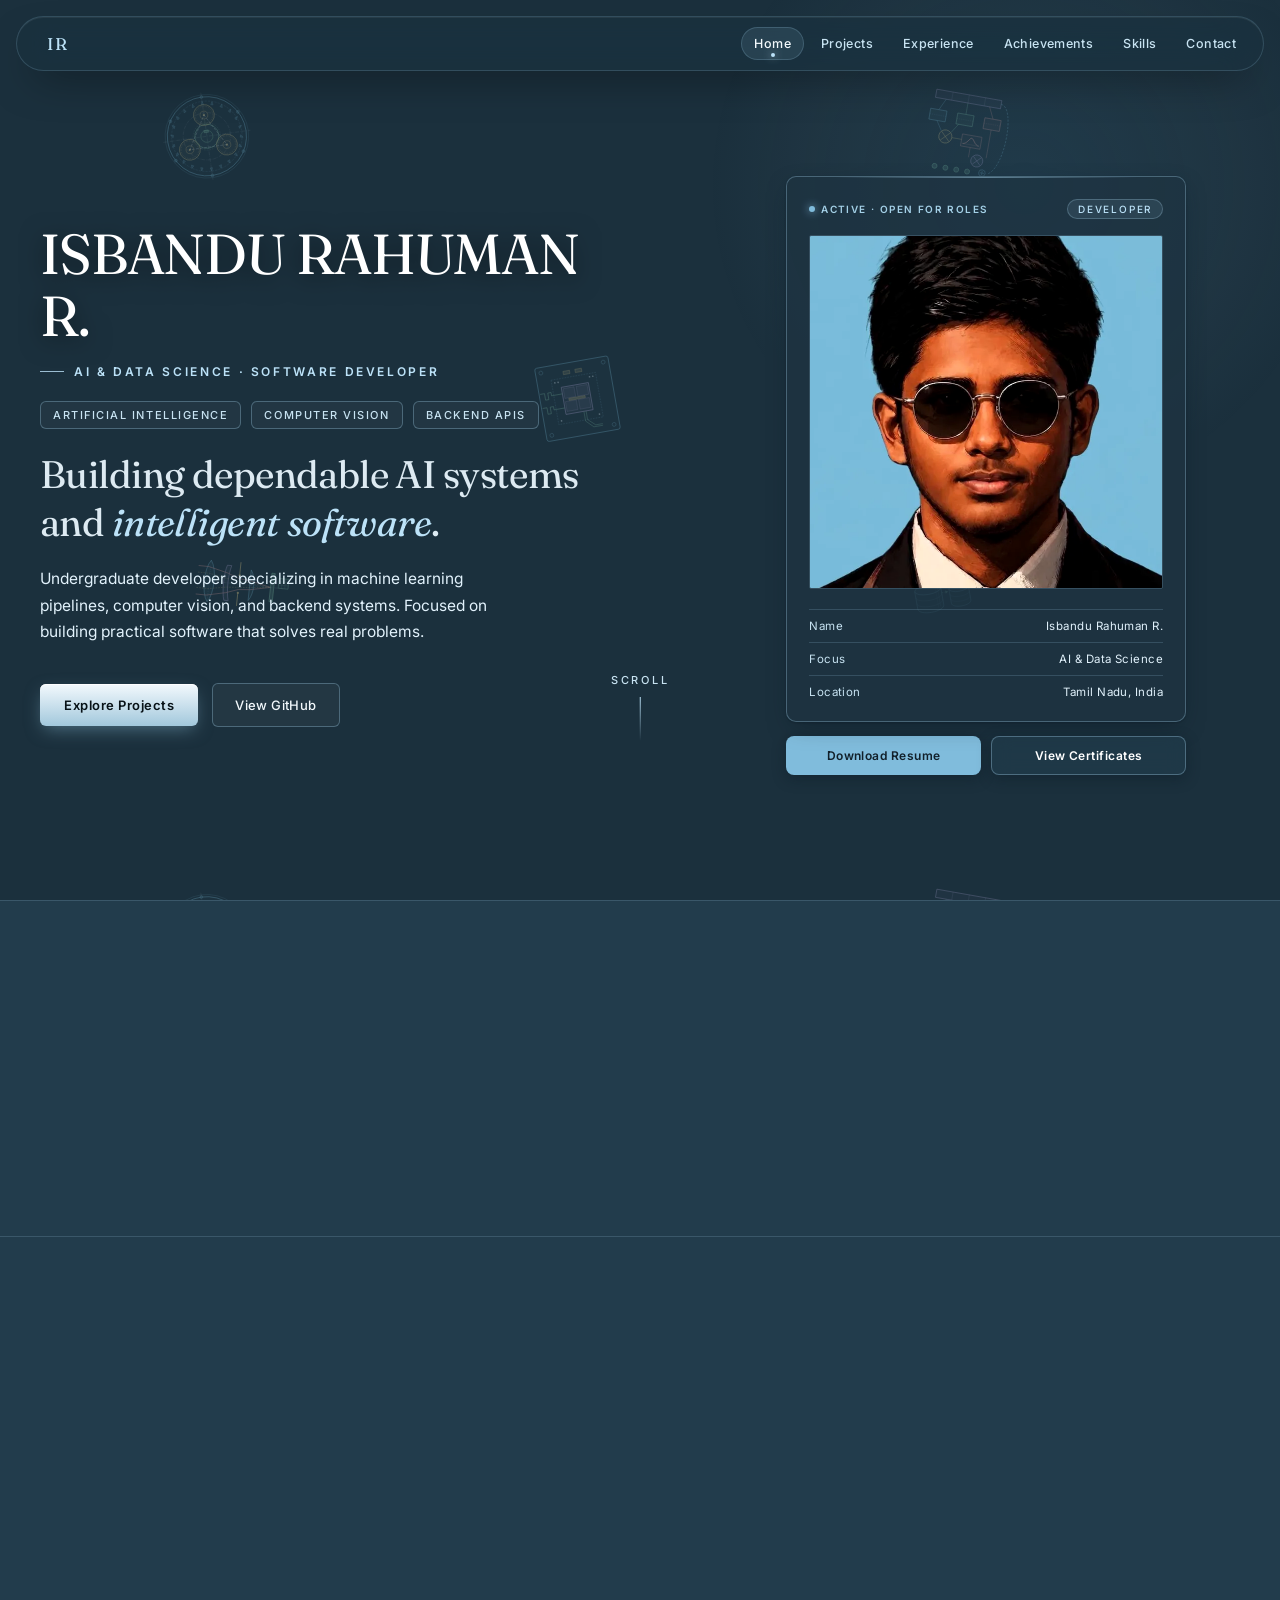
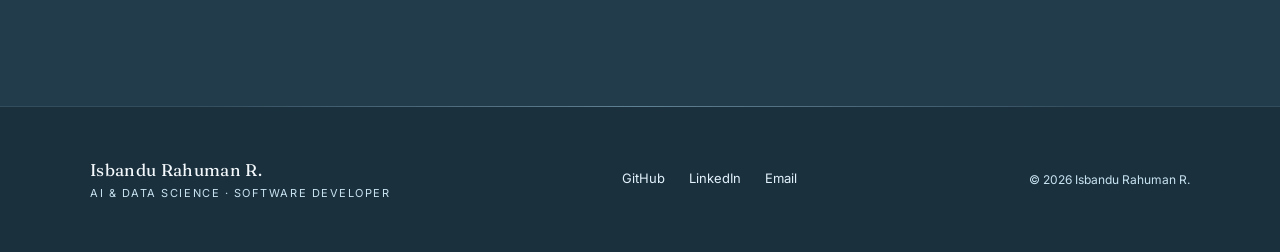
<file: index.html>
<!doctype html>
<html lang="en">
<head>
<meta charset="UTF-8">
<meta name="viewport" content="width=device-width, initial-scale=1.0, viewport-fit=cover">
<title>Isbandu Rahuman R. | AI &amp; Data Science Developer</title>
<meta name="description" content="Portfolio of Isbandu Rahuman R., an AI &amp; Data Science student and developer building AI applications, software projects and interactive digital experiences.">
<link rel="icon" href="icon.svg" type="image/svg+xml">
<link rel="apple-touch-icon" href="icon-192.png">
<meta name="theme-color" content="#1B303D" media="(prefers-color-scheme: dark)">
<meta name="theme-color" content="#1B303D">
<meta name="mobile-web-app-capable" content="yes">
<meta name="apple-mobile-web-app-capable" content="yes">
<meta name="apple-mobile-web-app-status-bar-style" content="black-translucent">
<meta name="apple-mobile-web-app-title" content="Isbandu Portfolio">
<meta name="application-name" content="Isbandu Portfolio">
<meta name="msapplication-TileColor" content="#1B303D">
<link rel="preconnect" href="https://fonts.googleapis.com">
<link rel="preconnect" href="https://fonts.gstatic.com" crossorigin>
<link rel="preload" as="style" href="https://fonts.googleapis.com/css2?family=Fraunces:ital,opsz,wght@0,9..144,300;0,9..144,400;0,9..144,500;0,9..144,600;1,9..144,400&family=Inter:wght@400;500;600&display=swap">
<link rel="stylesheet" href="https://fonts.googleapis.com/css2?family=Fraunces:ital,opsz,wght@0,9..144,300;0,9..144,400;0,9..144,500;0,9..144,600;1,9..144,400&family=Inter:wght@400;500;600&display=swap" media="print" onload="this.media='all'">
<noscript>
  <link rel="stylesheet" href="https://fonts.googleapis.com/css2?family=Fraunces:ital,opsz,wght@0,9..144,300;0,9..144,400;0,9..144,500;0,9..144,600;1,9..144,400&family=Inter:wght@400;500;600&display=swap">
</noscript>
<link rel="preload" as="image" href="profile-400.webp" media="(max-width: 600px)" fetchpriority="high">
<link rel="preload" as="image" href="profile.webp" media="(min-width: 601px)" fetchpriority="high">
<link rel="stylesheet" href="style.css">
<script src="script.js" defer></script>
</head>
<body>

<div id="page-transition-bar" aria-hidden="true"></div>
<div id="page-transition-curtain" aria-hidden="true"></div>

<nav class="site-nav" aria-label="Primary navigation">
  <a href="index.html" class="nav-brand" aria-label="Isbandu Rahuman R. home">IR</a>
  <div class="nav-items">
    <a href="index.html" class="active">Home</a>
    <a href="projects.html">Projects</a>
    <a href="experience.html">Experience</a>
    <a href="achievements.html">Achievements</a>
    <a href="skills.html">Skills</a>
    <a href="contact.html">Contact</a>
  </div>
  <button class="nav-menu-btn" id="nav-menu-btn" aria-label="Toggle menu" aria-controls="mobile-menu" aria-expanded="false">☰</button>
</nav>
<div id="mobile-menu">
  <a href="index.html" class="active">Home</a>
  <a href="projects.html">Projects</a>
  <a href="experience.html">Experience</a>
  <a href="achievements.html">Achievements</a>
  <a href="skills.html">Skills</a>
  <a href="contact.html">Contact</a>
</div>

<main>
  <section id="home" class="hero">
    <div class="hero-glow"></div>
    <div class="hero-inner">
      <div class="hero-left">
        <div class="hero-identity reveal in">
          <h1 class="hero-identity-name">ISBANDU RAHUMAN R.</h1>
          <div class="hero-identity-role">AI &amp; DATA SCIENCE · SOFTWARE DEVELOPER</div>
        </div>
        <div class="hero-labels reveal in">
          <span class="hero-label-pill">ARTIFICIAL INTELLIGENCE</span>
          <span class="hero-label-pill">COMPUTER VISION</span>
          <span class="hero-label-pill">BACKEND APIS</span>
        </div>
        <h2 class="hero-headline reveal in">Building dependable AI systems and <em>intelligent software</em>.</h2>
        <p class="hero-sub reveal in">Undergraduate developer specializing in machine learning pipelines, computer vision, and backend systems. Focused on building practical software that solves real problems.</p>
        <div class="hero-ctas reveal in">
          <a href="projects.html" class="cta-primary">Explore Projects</a>
          <a href="https://github.com/ISBANDURAHUMAN-R" target="_blank" rel="noreferrer" class="cta-secondary">View GitHub</a>
        </div>
        <div class="hero-scroll" aria-hidden="true">Scroll</div>
      </div>
      <div class="hero-portrait-wrap reveal reveal-scale in">
        <!-- DEVELOPER PROFILE CARD -->
        <div class="hero-portrait-card" id="hero-profile-card">
          <div class="hero-portrait-top">
            <span class="hero-portrait-status"><span class="status-pulse"></span> ACTIVE · OPEN FOR ROLES</span>
            <span class="hero-portrait-badge">DEVELOPER</span>
          </div>
          <div class="hero-portrait-img-box">
            <picture>
              <source type="image/webp" srcset="profile-400.webp 400w, profile.webp 700w" sizes="(max-width: 600px) 320px, 360px">
              <img class="hero-portrait-image" src="profile.webp" alt="Portrait of Isbandu Rahuman R." width="700" height="960" fetchpriority="high" decoding="async">
            </picture>
          </div>
          <div class="hero-portrait-meta">
            <div class="hero-meta-row"><span>Name</span><span>Isbandu Rahuman R.</span></div>
            <div class="hero-meta-row"><span>Focus</span><span>AI &amp; Data Science</span></div>
            <div class="hero-meta-row"><span>Location</span><span>Tamil Nadu, India</span></div>
          </div>
        </div>
        <!-- RESUME & CERTIFICATE ACTIONS BELOW PHOTO -->
        <div class="hero-profile-actions">
          <a class="hero-action-btn primary" href="resume.pdf" download>Download Resume</a>
          <button class="hero-action-btn secondary" data-cert-view="true" data-cert-title="Certifications &amp; Credentials">View Certificates</button>
        </div>
      </div>
    </div>
  </section>

  <section class="philosophy-section">
    <div class="section-inner">
      <p class="philosophy-intro reveal">“Have patience with who you’re becoming because even the great mountains started off small.”</p>
    </div>
  </section>

  <section class="github-section">
    <div class="section-inner">
      <div class="github-card reveal">
        <div>
          <div class="github-eyebrow">GitHub Activity</div>
          <div class="github-user">@ISBANDURAHUMAN-R</div>
          <p class="github-note">Source code, architectural experiments, and active implementations across AI, computer vision, and backend frameworks.</p>
        </div>
        <a href="https://github.com/ISBANDURAHUMAN-R" target="_blank" rel="noreferrer" class="cta-primary">Explore GitHub Repositories</a>
      </div>
    </div>
  </section>

</main>

<footer class="site-footer">
  <div class="footer-inner">

    <div>
      <div class="footer-name">Isbandu Rahuman R.</div>
      <div class="footer-role">AI &amp; Data Science · Software Developer</div>
    </div>
    <div class="footer-links">
      <a class="footer-link" href="https://github.com/ISBANDURAHUMAN-R" target="_blank" rel="noreferrer">GitHub</a>
      <a class="footer-link" href="https://www.linkedin.com/in/isbandu-rahuman-r-4b855b396/" target="_blank" rel="noreferrer">LinkedIn</a>
      <a class="footer-link" href="mailto:r1rahuman@gmail.com">Email</a>
    </div>
    <div class="footer-copy">© 2026 Isbandu Rahuman R.</div>
  </div>
</footer>

<button id="scroll-to-top" class="scroll-to-top-btn" aria-label="Scroll to top" title="Scroll to top">
  <svg width="20" height="20" viewBox="0 0 24 24" fill="none" stroke="currentColor" stroke-width="2.5" stroke-linecap="round" stroke-linejoin="round">
    <polyline points="18 15 12 9 6 15"></polyline>
  </svg>
</button>

<nav class="mobile-bottom-dock" aria-label="Mobile Navigation">
  <a href="index.html" class="dock-item active" data-page="home">
    <svg width="18" height="18" viewBox="0 0 24 24" fill="none" stroke="currentColor" stroke-width="2" stroke-linecap="round" stroke-linejoin="round"><path d="M3 9l9-7 9 7v11a2 2 0 0 1-2 2H5a2 2 0 0 1-2-2z"/><polyline points="9 22 9 12 15 12 15 22"/></svg>
    <span>Home</span>
  </a>
  <a href="projects.html" class="dock-item" data-page="projects">
    <svg width="18" height="18" viewBox="0 0 24 24" fill="none" stroke="currentColor" stroke-width="2" stroke-linecap="round" stroke-linejoin="round"><rect x="2" y="3" width="20" height="14" rx="2" ry="2"/><line x1="8" y1="21" x2="16" y2="21"/><line x1="12" y1="17" x2="12" y2="21"/></svg>
    <span>Projects</span>
  </a>
  <a href="experience.html" class="dock-item" data-page="experience">
    <svg width="18" height="18" viewBox="0 0 24 24" fill="none" stroke="currentColor" stroke-width="2" stroke-linecap="round" stroke-linejoin="round"><rect x="2" y="7" width="20" height="14" rx="2" ry="2"/><path d="M16 21V5a2 2 0 0 0-2-2h-4a2 2 0 0 0-2 2v16"/></svg>
    <span>Exp</span>
  </a>
  <a href="achievements.html" class="dock-item" data-page="achievements">
    <svg width="18" height="18" viewBox="0 0 24 24" fill="none" stroke="currentColor" stroke-width="2" stroke-linecap="round" stroke-linejoin="round"><circle cx="12" cy="8" r="7"/><polyline points="8.21 13.89 7 23 12 20 17 23 15.79 13.88"/></svg>
    <span>Achieve</span>
  </a>
  <a href="skills.html" class="dock-item" data-page="skills">
    <svg width="18" height="18" viewBox="0 0 24 24" fill="none" stroke="currentColor" stroke-width="2" stroke-linecap="round" stroke-linejoin="round"><polygon points="13 2 3 14 12 14 11 22 21 10 12 10 13 2"/></svg>
    <span>Skills</span>
  </a>
  <a href="contact.html" class="dock-item" data-page="contact">
    <svg width="18" height="18" viewBox="0 0 24 24" fill="none" stroke="currentColor" stroke-width="2" stroke-linecap="round" stroke-linejoin="round"><path d="M4 4h16c1.1 0 2 .9 2 2v12c0 1.1-.9 2-2 2H4c-1.1 0-2-.9-2-2V6c0-1.1.9-2 2-2z"/><polyline points="22,6 12,13 2,6"/></svg>
    <span>Contact</span>
  </a>
</nav>
</body>
</html>
</file>
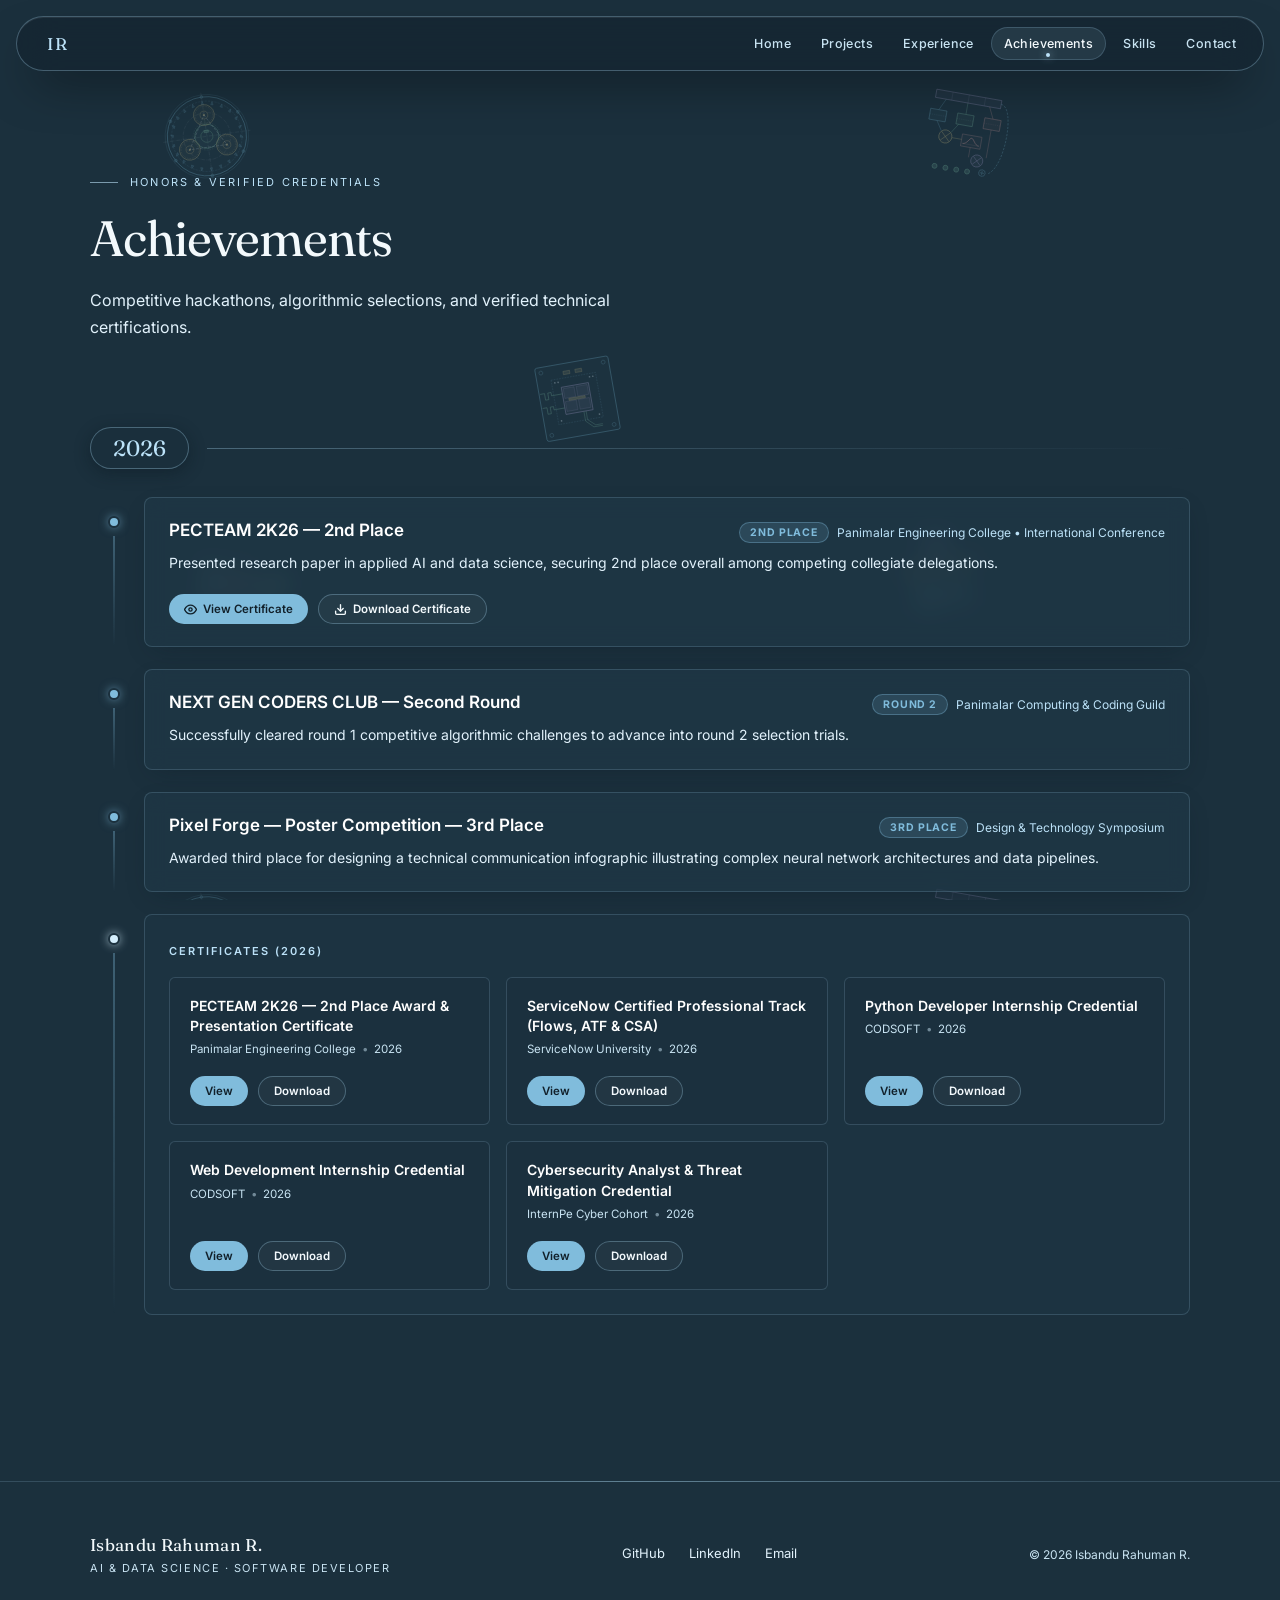
<file: achievements.html>
<!doctype html>
<html lang="en">

<head>
  <meta charset="UTF-8">
  <meta name="viewport" content="width=device-width, initial-scale=1.0, viewport-fit=cover">
  <title>Achievements | Isbandu Rahuman R.</title>
  <meta name="description" content="Certificates, competitions, milestones and technical achievements of Isbandu Rahuman R., an AI and Data Science developer.">
<link rel="icon" href="icon.svg" type="image/svg+xml">
  <link rel="apple-touch-icon" href="icon-192.png">
  <meta name="theme-color" content="#1B303D" media="(prefers-color-scheme: dark)">
  <meta name="theme-color" content="#1B303D">
  <meta name="mobile-web-app-capable" content="yes">
  <meta name="apple-mobile-web-app-capable" content="yes">
  <meta name="apple-mobile-web-app-status-bar-style" content="black-translucent">
  <meta name="apple-mobile-web-app-title" content="Isbandu Portfolio">
  <meta name="application-name" content="Isbandu Portfolio">
  <meta name="msapplication-TileColor" content="#1B303D">
  <link rel="preconnect" href="https://fonts.googleapis.com">
<link rel="preconnect" href="https://fonts.gstatic.com" crossorigin>
<link rel="preload" as="style" href="https://fonts.googleapis.com/css2?family=Fraunces:ital,opsz,wght@0,9..144,300;0,9..144,400;0,9..144,500;0,9..144,600;1,9..144,400&family=Inter:wght@400;500;600&display=swap">
<link rel="stylesheet" href="https://fonts.googleapis.com/css2?family=Fraunces:ital,opsz,wght@0,9..144,300;0,9..144,400;0,9..144,500;0,9..144,600;1,9..144,400&family=Inter:wght@400;500;600&display=swap" media="print" onload="this.media='all'">
<noscript>
  <link rel="stylesheet" href="https://fonts.googleapis.com/css2?family=Fraunces:ital,opsz,wght@0,9..144,300;0,9..144,400;0,9..144,500;0,9..144,600;1,9..144,400&family=Inter:wght@400;500;600&display=swap">
</noscript>
<link rel="stylesheet" href="style.css">
<script src="script.js" defer></script>
</head>

<body>

  <div id="page-transition-bar" aria-hidden="true"></div>
  <div id="page-transition-curtain" aria-hidden="true"></div>

  <nav class="site-nav scrolled" aria-label="Primary navigation">
    <a href="index.html" class="nav-brand">IR</a>
    <div class="nav-items">
      <a href="index.html">Home</a>
      <a href="projects.html">Projects</a>
      <a href="experience.html">Experience</a>
      <a href="achievements.html" class="active">Achievements</a>
      <a href="skills.html">Skills</a>
      <a href="contact.html">Contact</a>
    </div>
    <button class="nav-menu-btn" id="nav-menu-btn" aria-label="Toggle menu" aria-controls="mobile-menu" aria-expanded="false">☰</button>
  </nav>
  <div id="mobile-menu">
    <a href="index.html">Home</a>
    <a href="projects.html">Projects</a>
    <a href="experience.html">Experience</a>
    <a href="achievements.html" class="active">Achievements</a>
    <a href="skills.html">Skills</a>
    <a href="contact.html">Contact</a>
  </div>

  <main>
    <section class="page-header">
      <div class="section-inner">
        <div class="page-eyebrow reveal in">HONORS &amp; VERIFIED CREDENTIALS</div>
        <h1 class="page-title reveal in">Achievements</h1>
        <p class="page-sub reveal in">Competitive hackathons, algorithmic selections, and verified technical certifications.</p>
      </div>
    </section>

    <section class="section" style="border-top:none; padding-top:0;">
      <div class="section-inner">
        <div id="achievements-list">
          <div class="ach-year-section reveal in">
            <div class="ach-year-title-row">
              <span class="ach-year-badge">2026</span>
              <div class="ach-year-divider"></div>
            </div>

            <div class="ach-tree-container">
              <!-- Competitions / Milestones -->
              <div class="ach-tree-row reveal in">
                <div class="ach-tree-branch">
                  <span class="ach-tree-node"></span>
                  <span class="ach-tree-connector-line"></span>
                </div>
                <div class="ach-simple-card">
                  <div class="ach-simple-card-top">
                    <h3 class="ach-simple-title">PECTEAM 2K26 — 2nd Place</h3>
                    <div style="display:flex; align-items:center; flex-wrap:wrap; gap:8px;">
                      <span class="ach-award-pill">2nd Place</span>
                      <span class="ach-simple-venue">Panimalar Engineering College • International Conference</span>
                    </div>
                  </div>
                  <p class="ach-simple-desc">Presented research paper in applied AI and data science, securing 2nd place overall among competing collegiate delegations.</p>
                  <div class="ach-cert-actions" style="margin-top:14px;">
                    <button class="ach-cert-btn preview" data-cert-view="true" data-cert-title="PECTEAM 2K26 — 2nd Place" data-cert-url="pecteam-2k26-certificate.pdf">
                      <svg width="13" height="13" viewBox="0 0 24 24" fill="none" stroke="currentColor" stroke-width="2.5" stroke-linecap="round" stroke-linejoin="round"><path d="M1 12s4-8 11-8 11 8 11 8-4 8-11 8-11-8-11-8z"/><circle cx="12" cy="12" r="3"/></svg>
                      <span>View Certificate</span>
                    </button>
                    <a class="ach-cert-btn download" href="pecteam-2k26-certificate.pdf" download="pecteam-2k26-certificate.pdf">
                      <svg width="13" height="13" viewBox="0 0 24 24" fill="none" stroke="currentColor" stroke-width="2.5" stroke-linecap="round" stroke-linejoin="round"><path d="M21 15v4a2 2 0 0 1-2 2H5a2 2 0 0 1-2-2v-4"/><polyline points="7 10 12 15 17 10"/><line x1="12" y1="15" x2="12" y2="3"/></svg>
                      <span>Download Certificate</span>
                    </a>
                  </div>
                </div>
              </div>

              <div class="ach-tree-row reveal in">
                <div class="ach-tree-branch">
                  <span class="ach-tree-node"></span>
                  <span class="ach-tree-connector-line"></span>
                </div>
                <div class="ach-simple-card">
                  <div class="ach-simple-card-top">
                    <h3 class="ach-simple-title">NEXT GEN CODERS CLUB — Second Round</h3>
                    <div style="display:flex; align-items:center; flex-wrap:wrap; gap:8px;">
                      <span class="ach-award-pill">Round 2</span>
                      <span class="ach-simple-venue">Panimalar Computing &amp; Coding Guild</span>
                    </div>
                  </div>
                  <p class="ach-simple-desc">Successfully cleared round 1 competitive algorithmic challenges to advance into round 2 selection trials.</p>
                </div>
              </div>

              <div class="ach-tree-row reveal in">
                <div class="ach-tree-branch">
                  <span class="ach-tree-node"></span>
                  <span class="ach-tree-connector-line"></span>
                </div>
                <div class="ach-simple-card">
                  <div class="ach-simple-card-top">
                    <h3 class="ach-simple-title">Pixel Forge — Poster Competition — 3rd Place</h3>
                    <div style="display:flex; align-items:center; flex-wrap:wrap; gap:8px;">
                      <span class="ach-award-pill">3rd Place</span>
                      <span class="ach-simple-venue">Design &amp; Technology Symposium</span>
                    </div>
                  </div>
                  <p class="ach-simple-desc">Awarded third place for designing a technical communication infographic illustrating complex neural network architectures and data pipelines.</p>
                </div>
              </div>

              <!-- Certificates -->
              <div class="ach-tree-row reveal in">
                <div class="ach-tree-branch">
                  <span class="ach-tree-node cert-node"></span>
                  <span class="ach-tree-connector-line"></span>
                </div>
                <div class="ach-cert-block">
                  <div class="ach-cert-header">
                    <span class="ach-cert-header-title">Certificates (2026)</span>
                  </div>
                  <div class="ach-cert-grid">
                    <div class="ach-cert-card">
                      <div class="ach-cert-info">
                        <h4 class="ach-cert-title">PECTEAM 2K26 — 2nd Place Award &amp; Presentation Certificate</h4>
                        <div class="ach-cert-meta">
                          <span>Panimalar Engineering College</span>
                          <span class="ach-dot">•</span>
                          <span>2026</span>
                        </div>
                      </div>
                      <div class="ach-cert-actions">
                        <button class="ach-cert-btn preview" data-cert-view="true" data-cert-title="PECTEAM 2K26 — 2nd Place Award &amp; Presentation Certificate" data-cert-url="pecteam-2k26-certificate.pdf">View</button>
                        <a class="ach-cert-btn download" href="pecteam-2k26-certificate.pdf" download>Download</a>
                      </div>
                    </div>

                    <div class="ach-cert-card">
                      <div class="ach-cert-info">
                        <h4 class="ach-cert-title">ServiceNow Certified Professional Track (Flows, ATF &amp; CSA)</h4>
                        <div class="ach-cert-meta">
                          <span>ServiceNow University</span>
                          <span class="ach-dot">•</span>
                          <span>2026</span>
                        </div>
                      </div>
                      <div class="ach-cert-actions">
                        <button class="ach-cert-btn preview" data-cert-view="true" data-cert-title="ServiceNow Certified Professional Track (Flows, ATF &amp; CSA)" data-cert-url="servicenow-certificate.pdf">View</button>
                        <a class="ach-cert-btn download" href="servicenow-certificate.pdf" download>Download</a>
                      </div>
                    </div>

                    <div class="ach-cert-card">
                      <div class="ach-cert-info">
                        <h4 class="ach-cert-title">Python Developer Internship Credential</h4>
                        <div class="ach-cert-meta">
                          <span>CODSOFT</span>
                          <span class="ach-dot">•</span>
                          <span>2026</span>
                        </div>
                      </div>
                      <div class="ach-cert-actions">
                        <button class="ach-cert-btn preview" data-cert-view="true" data-cert-title="Python Developer Internship Credential" data-cert-url="codsoft-python-certificate.pdf">View</button>
                        <a class="ach-cert-btn download" href="codsoft-python-certificate.pdf" download>Download</a>
                      </div>
                    </div>

                    <div class="ach-cert-card">
                      <div class="ach-cert-info">
                        <h4 class="ach-cert-title">Web Development Internship Credential</h4>
                        <div class="ach-cert-meta">
                          <span>CODSOFT</span>
                          <span class="ach-dot">•</span>
                          <span>2026</span>
                        </div>
                      </div>
                      <div class="ach-cert-actions">
                        <button class="ach-cert-btn preview" data-cert-view="true" data-cert-title="Web Development Internship Credential" data-cert-url="codsoft-web-certificate.pdf">View</button>
                        <a class="ach-cert-btn download" href="codsoft-web-certificate.pdf" download>Download</a>
                      </div>
                    </div>

                    <div class="ach-cert-card">
                      <div class="ach-cert-info">
                        <h4 class="ach-cert-title">Cybersecurity Analyst &amp; Threat Mitigation Credential</h4>
                        <div class="ach-cert-meta">
                          <span>InternPe Cyber Cohort</span>
                          <span class="ach-dot">•</span>
                          <span>2026</span>
                        </div>
                      </div>
                      <div class="ach-cert-actions">
                        <button class="ach-cert-btn preview" data-cert-view="true" data-cert-title="Cybersecurity Analyst &amp; Threat Mitigation Credential" data-cert-url="internpe-cybersecurity-certificate.pdf">View</button>
                        <a class="ach-cert-btn download" href="internpe-cybersecurity-certificate.pdf" download>Download</a>
                      </div>
                    </div>
                  </div>
                </div>
              </div>
            </div>
          </div>
        </div>
      </div>
    </section>
  </main>

  <footer class="site-footer">
    <div class="footer-inner">

      <div>
        <div class="footer-name">Isbandu Rahuman R.</div>
        <div class="footer-role">AI &amp; Data Science · Software Developer</div>
      </div>
      <div class="footer-links">
        <a class="footer-link" href="https://github.com/ISBANDURAHUMAN-R" target="_blank" rel="noreferrer">GitHub</a>
        <a class="footer-link" href="https://www.linkedin.com/in/isbandu-rahuman-r-4b855b396/" target="_blank" rel="noreferrer">LinkedIn</a>
        <a class="footer-link" href="mailto:r1rahuman@gmail.com">Email</a>
      </div>
      <div class="footer-copy">© 2026 Isbandu Rahuman R.</div>
    </div>
  </footer>

  <button id="scroll-to-top" class="scroll-to-top-btn" aria-label="Scroll to top" title="Scroll to top">
    <svg width="20" height="20" viewBox="0 0 24 24" fill="none" stroke="currentColor" stroke-width="2.5"
      stroke-linecap="round" stroke-linejoin="round">
      <polyline points="18 15 12 9 6 15"></polyline>
    </svg>
  </button>

  <nav class="mobile-bottom-dock" aria-label="Mobile Navigation">
    <a href="index.html" class="dock-item" data-page="home">
      <svg width="18" height="18" viewBox="0 0 24 24" fill="none" stroke="currentColor" stroke-width="2"
        stroke-linecap="round" stroke-linejoin="round">
        <path d="M3 9l9-7 9 7v11a2 2 0 0 1-2 2H5a2 2 0 0 1-2-2z" />
        <polyline points="9 22 9 12 15 12 15 22" />
      </svg>
      <span>Home</span>
    </a>
    <a href="projects.html" class="dock-item" data-page="projects">
      <svg width="18" height="18" viewBox="0 0 24 24" fill="none" stroke="currentColor" stroke-width="2"
        stroke-linecap="round" stroke-linejoin="round">
        <rect x="2" y="3" width="20" height="14" rx="2" ry="2" />
        <line x1="8" y1="21" x2="16" y2="21" />
        <line x1="12" y1="17" x2="12" y2="21" />
      </svg>
      <span>Projects</span>
    </a>
    <a href="experience.html" class="dock-item" data-page="experience">
      <svg width="18" height="18" viewBox="0 0 24 24" fill="none" stroke="currentColor" stroke-width="2"
        stroke-linecap="round" stroke-linejoin="round">
        <rect x="2" y="7" width="20" height="14" rx="2" ry="2" />
        <path d="M16 21V5a2 2 0 0 0-2-2h-4a2 2 0 0 0-2 2v16" />
      </svg>
      <span>Exp</span>
    </a>
    <a href="achievements.html" class="dock-item active" data-page="achievements">
      <svg width="18" height="18" viewBox="0 0 24 24" fill="none" stroke="currentColor" stroke-width="2"
        stroke-linecap="round" stroke-linejoin="round">
        <circle cx="12" cy="8" r="7" />
        <polyline points="8.21 13.89 7 23 12 20 17 23 15.79 13.88" />
      </svg>
      <span>Achieve</span>
    </a>
    <a href="skills.html" class="dock-item" data-page="skills">
      <svg width="18" height="18" viewBox="0 0 24 24" fill="none" stroke="currentColor" stroke-width="2"
        stroke-linecap="round" stroke-linejoin="round">
        <polygon points="13 2 3 14 12 14 11 22 21 10 12 10 13 2" />
      </svg>
      <span>Skills</span>
    </a>
    <a href="contact.html" class="dock-item" data-page="contact">
      <svg width="18" height="18" viewBox="0 0 24 24" fill="none" stroke="currentColor" stroke-width="2"
        stroke-linecap="round" stroke-linejoin="round">
        <path d="M4 4h16c1.1 0 2 .9 2 2v12c0 1.1-.9 2-2 2H4c-1.1 0-2-.9-2-2V6c0-1.1.9-2 2-2z" />
        <polyline points="22,6 12,13 2,6" />
      </svg>
      <span>Contact</span>
    </a>
  </nav>
</body>

</html>
</file>
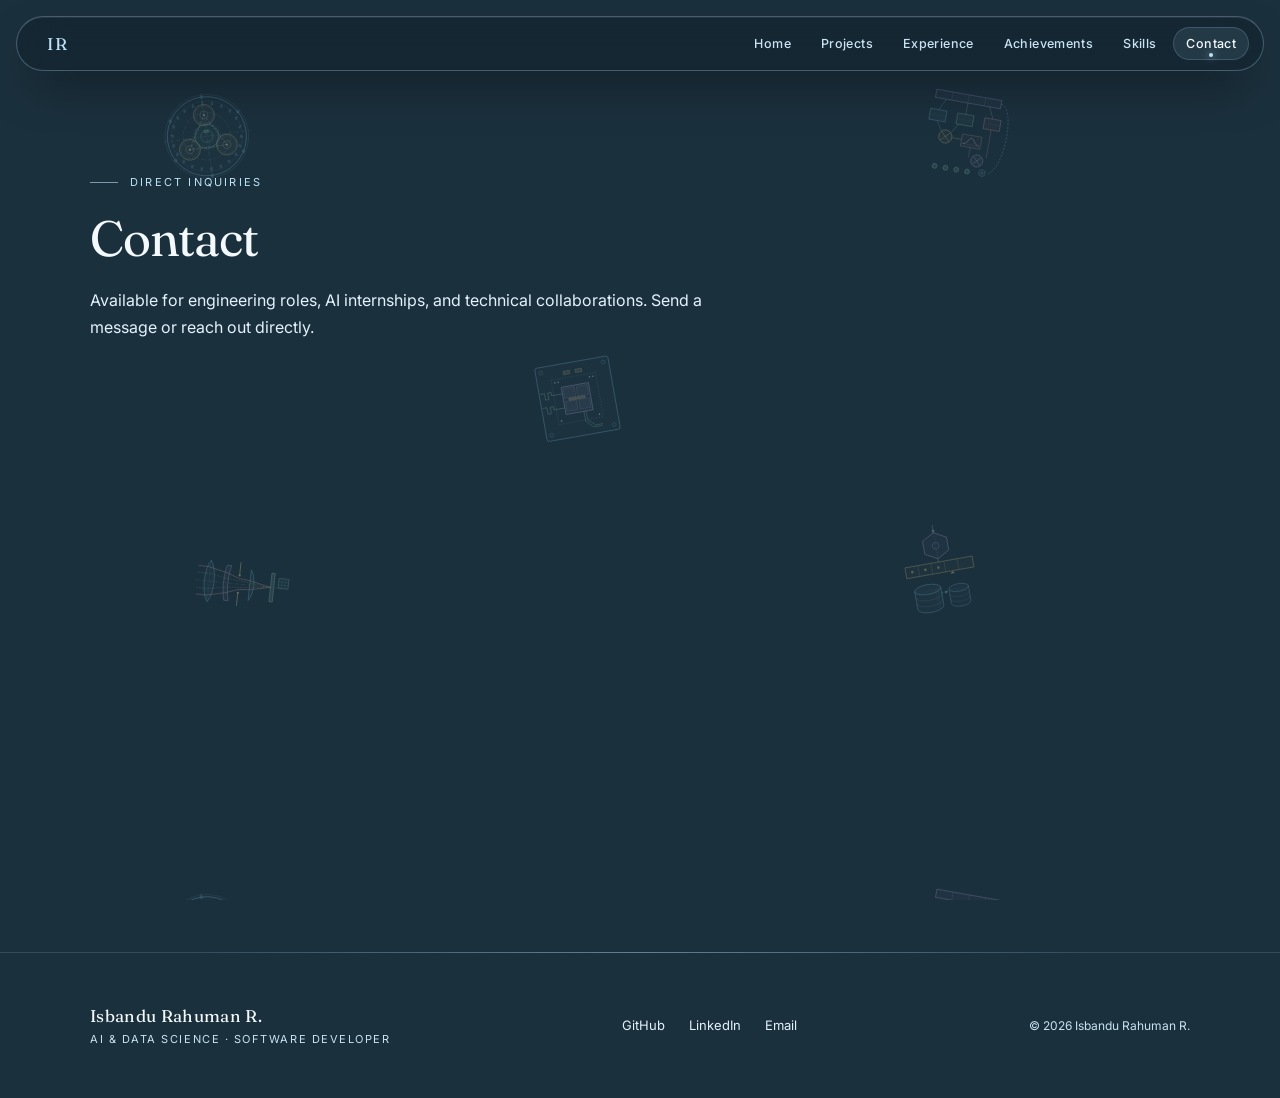
<file: contact.html>
<!doctype html>
<html lang="en">
<head>
<meta charset="UTF-8">
<meta name="viewport" content="width=device-width, initial-scale=1.0, viewport-fit=cover">
<title>Contact | Isbandu Rahuman R.</title>
<meta name="description" content="Contact Isbandu Rahuman R. for software development, AI projects, internships, technical collaboration and professional opportunities.">
<link rel="icon" href="icon.svg" type="image/svg+xml">
<link rel="apple-touch-icon" href="icon-192.png">
<meta name="theme-color" content="#1B303D" media="(prefers-color-scheme: dark)">
<meta name="theme-color" content="#1B303D">
<meta name="mobile-web-app-capable" content="yes">
<meta name="apple-mobile-web-app-capable" content="yes">
<meta name="apple-mobile-web-app-status-bar-style" content="black-translucent">
<meta name="apple-mobile-web-app-title" content="Isbandu Portfolio">
<meta name="application-name" content="Isbandu Portfolio">
<meta name="msapplication-TileColor" content="#1B303D">
<link rel="preconnect" href="https://fonts.googleapis.com">
<link rel="preconnect" href="https://fonts.gstatic.com" crossorigin>
<link rel="preload" as="style" href="https://fonts.googleapis.com/css2?family=Fraunces:ital,opsz,wght@0,9..144,300;0,9..144,400;0,9..144,500;0,9..144,600;1,9..144,400&family=Inter:wght@400;500;600&display=swap">
<link rel="stylesheet" href="https://fonts.googleapis.com/css2?family=Fraunces:ital,opsz,wght@0,9..144,300;0,9..144,400;0,9..144,500;0,9..144,600;1,9..144,400&family=Inter:wght@400;500;600&display=swap" media="print" onload="this.media='all'">
<noscript>
  <link rel="stylesheet" href="https://fonts.googleapis.com/css2?family=Fraunces:ital,opsz,wght@0,9..144,300;0,9..144,400;0,9..144,500;0,9..144,600;1,9..144,400&family=Inter:wght@400;500;600&display=swap">
</noscript>
<link rel="stylesheet" href="style.css">
<script src="script.js" defer></script>
</head>
<body>

<div id="page-transition-bar" aria-hidden="true"></div>
<div id="page-transition-curtain" aria-hidden="true"></div>

<nav class="site-nav scrolled" aria-label="Primary navigation">
  <a href="index.html" class="nav-brand">IR</a>
  <div class="nav-items">
    <a href="index.html">Home</a>
    <a href="projects.html">Projects</a>
    <a href="experience.html">Experience</a>
    <a href="achievements.html">Achievements</a>
    <a href="skills.html">Skills</a>
    <a href="contact.html" class="active">Contact</a>
  </div>
  <button class="nav-menu-btn" id="nav-menu-btn" aria-label="Toggle menu" aria-controls="mobile-menu" aria-expanded="false">☰</button>
</nav>
<div id="mobile-menu">
  <a href="index.html">Home</a>
  <a href="projects.html">Projects</a>
  <a href="experience.html">Experience</a>
  <a href="achievements.html">Achievements</a>
  <a href="skills.html">Skills</a>
  <a href="contact.html" class="active">Contact</a>
</div>

<main>
  <section class="page-header">
    <div class="section-inner">
      <div class="page-eyebrow reveal in">DIRECT INQUIRIES</div>
      <h1 class="page-title reveal in">Contact</h1>
      <p class="page-sub reveal in">Available for engineering roles, AI internships, and technical collaborations. Send a message or reach out directly.</p>
    </div>
  </section>

  <section class="section" style="border-top:none; padding-top:0;">
    <div class="section-inner">
      <div class="contact-grid">
        <div class="contact-info reveal">
          <a class="contact-row" href="mailto:r1rahuman@gmail.com" data-copy-email>r1rahuman@gmail.com</a>
          <a class="contact-row" href="https://github.com/ISBANDURAHUMAN-R" target="_blank" rel="noreferrer">GitHub</a>
          <a class="contact-row" href="https://www.linkedin.com/in/isbandu-rahuman-r-4b855b396/" target="_blank" rel="noreferrer">LinkedIn</a>
          <div class="contact-location">Tamil Nadu, India</div>

          <!-- VERIFIED CREDENTIALS: RESUME & CERTIFICATES -->
          <div class="contact-docs-card">
            <div class="contact-docs-head">VERIFIED CREDENTIALS</div>
            <div class="contact-docs-items">
              <div class="contact-doc-row">
                <div>
                  <div class="contact-doc-title">Curriculum Vitae / Resume</div>
                  <div class="contact-doc-sub">Engineering &amp; technical background</div>
                </div>
                <div class="contact-doc-btns">
                  <a class="contact-doc-btn primary" href="resume.pdf" download>Download</a>
                </div>
              </div>
              <div class="contact-doc-row">
                <div>
                  <div class="contact-doc-title">Certifications &amp; Credentials</div>
                  <div class="contact-doc-sub">ServiceNow, Python &amp; Security</div>
                </div>
                <div class="contact-doc-btns">
                  <button class="contact-doc-btn secondary" data-cert-view="true" data-cert-title="Certifications &amp; Credentials">Preview</button>
                  <a class="contact-doc-btn primary" href="CERTIFICATE.pdf" download>PDF</a>
                </div>
              </div>
            </div>
          </div>
        </div>
        <div class="reveal">
          <form id="contact-form" class="form">
            <input type="text" name="name" placeholder="Name" required>
            <input type="email" name="email" placeholder="Email" required>
            <textarea name="message" placeholder="Message" rows="5" required></textarea>
            <button type="submit" class="cta-primary">Send message</button>
          </form>
          <div id="form-sent-note" class="form-sent-note">
            Gmail compose has opened with your message addressed to
            <a class="inline-email-btn" href="mailto:r1rahuman@gmail.com" data-copy-email>r1rahuman@gmail.com</a>.
          </div>
        </div>
      </div>
    </div>
  </section>

</main>

<footer class="site-footer">
  <div class="footer-inner">

    <div>
      <div class="footer-name">Isbandu Rahuman R.</div>
      <div class="footer-role">AI &amp; Data Science · Software Developer</div>
    </div>
    <div class="footer-links">
      <a class="footer-link" href="https://github.com/ISBANDURAHUMAN-R" target="_blank" rel="noreferrer">GitHub</a>
      <a class="footer-link" href="https://www.linkedin.com/in/isbandu-rahuman-r-4b855b396/" target="_blank" rel="noreferrer">LinkedIn</a>
      <a class="footer-link" href="mailto:r1rahuman@gmail.com">Email</a>
    </div>
    <div class="footer-copy">© 2026 Isbandu Rahuman R.</div>
  </div>
</footer>

<button id="scroll-to-top" class="scroll-to-top-btn" aria-label="Scroll to top" title="Scroll to top">
  <svg width="20" height="20" viewBox="0 0 24 24" fill="none" stroke="currentColor" stroke-width="2.5" stroke-linecap="round" stroke-linejoin="round">
    <polyline points="18 15 12 9 6 15"></polyline>
  </svg>
</button>

<nav class="mobile-bottom-dock" aria-label="Mobile Navigation">
  <a href="index.html" class="dock-item" data-page="home">
    <svg width="18" height="18" viewBox="0 0 24 24" fill="none" stroke="currentColor" stroke-width="2" stroke-linecap="round" stroke-linejoin="round"><path d="M3 9l9-7 9 7v11a2 2 0 0 1-2 2H5a2 2 0 0 1-2-2z"/><polyline points="9 22 9 12 15 12 15 22"/></svg>
    <span>Home</span>
  </a>
  <a href="projects.html" class="dock-item" data-page="projects">
    <svg width="18" height="18" viewBox="0 0 24 24" fill="none" stroke="currentColor" stroke-width="2" stroke-linecap="round" stroke-linejoin="round"><rect x="2" y="3" width="20" height="14" rx="2" ry="2"/><line x1="8" y1="21" x2="16" y2="21"/><line x1="12" y1="17" x2="12" y2="21"/></svg>
    <span>Projects</span>
  </a>
  <a href="experience.html" class="dock-item" data-page="experience">
    <svg width="18" height="18" viewBox="0 0 24 24" fill="none" stroke="currentColor" stroke-width="2" stroke-linecap="round" stroke-linejoin="round"><rect x="2" y="7" width="20" height="14" rx="2" ry="2"/><path d="M16 21V5a2 2 0 0 0-2-2h-4a2 2 0 0 0-2 2v16"/></svg>
    <span>Exp</span>
  </a>
  <a href="achievements.html" class="dock-item" data-page="achievements">
    <svg width="18" height="18" viewBox="0 0 24 24" fill="none" stroke="currentColor" stroke-width="2" stroke-linecap="round" stroke-linejoin="round"><circle cx="12" cy="8" r="7"/><polyline points="8.21 13.89 7 23 12 20 17 23 15.79 13.88"/></svg>
    <span>Achieve</span>
  </a>
  <a href="skills.html" class="dock-item" data-page="skills">
    <svg width="18" height="18" viewBox="0 0 24 24" fill="none" stroke="currentColor" stroke-width="2" stroke-linecap="round" stroke-linejoin="round"><polygon points="13 2 3 14 12 14 11 22 21 10 12 10 13 2"/></svg>
    <span>Skills</span>
  </a>
  <a href="contact.html" class="dock-item active" data-page="contact">
    <svg width="18" height="18" viewBox="0 0 24 24" fill="none" stroke="currentColor" stroke-width="2" stroke-linecap="round" stroke-linejoin="round"><path d="M4 4h16c1.1 0 2 .9 2 2v12c0 1.1-.9 2-2 2H4c-1.1 0-2-.9-2-2V6c0-1.1.9-2 2-2z"/><polyline points="22,6 12,13 2,6"/></svg>
    <span>Contact</span>
  </a>
</nav>
</body>
</html>
</file>
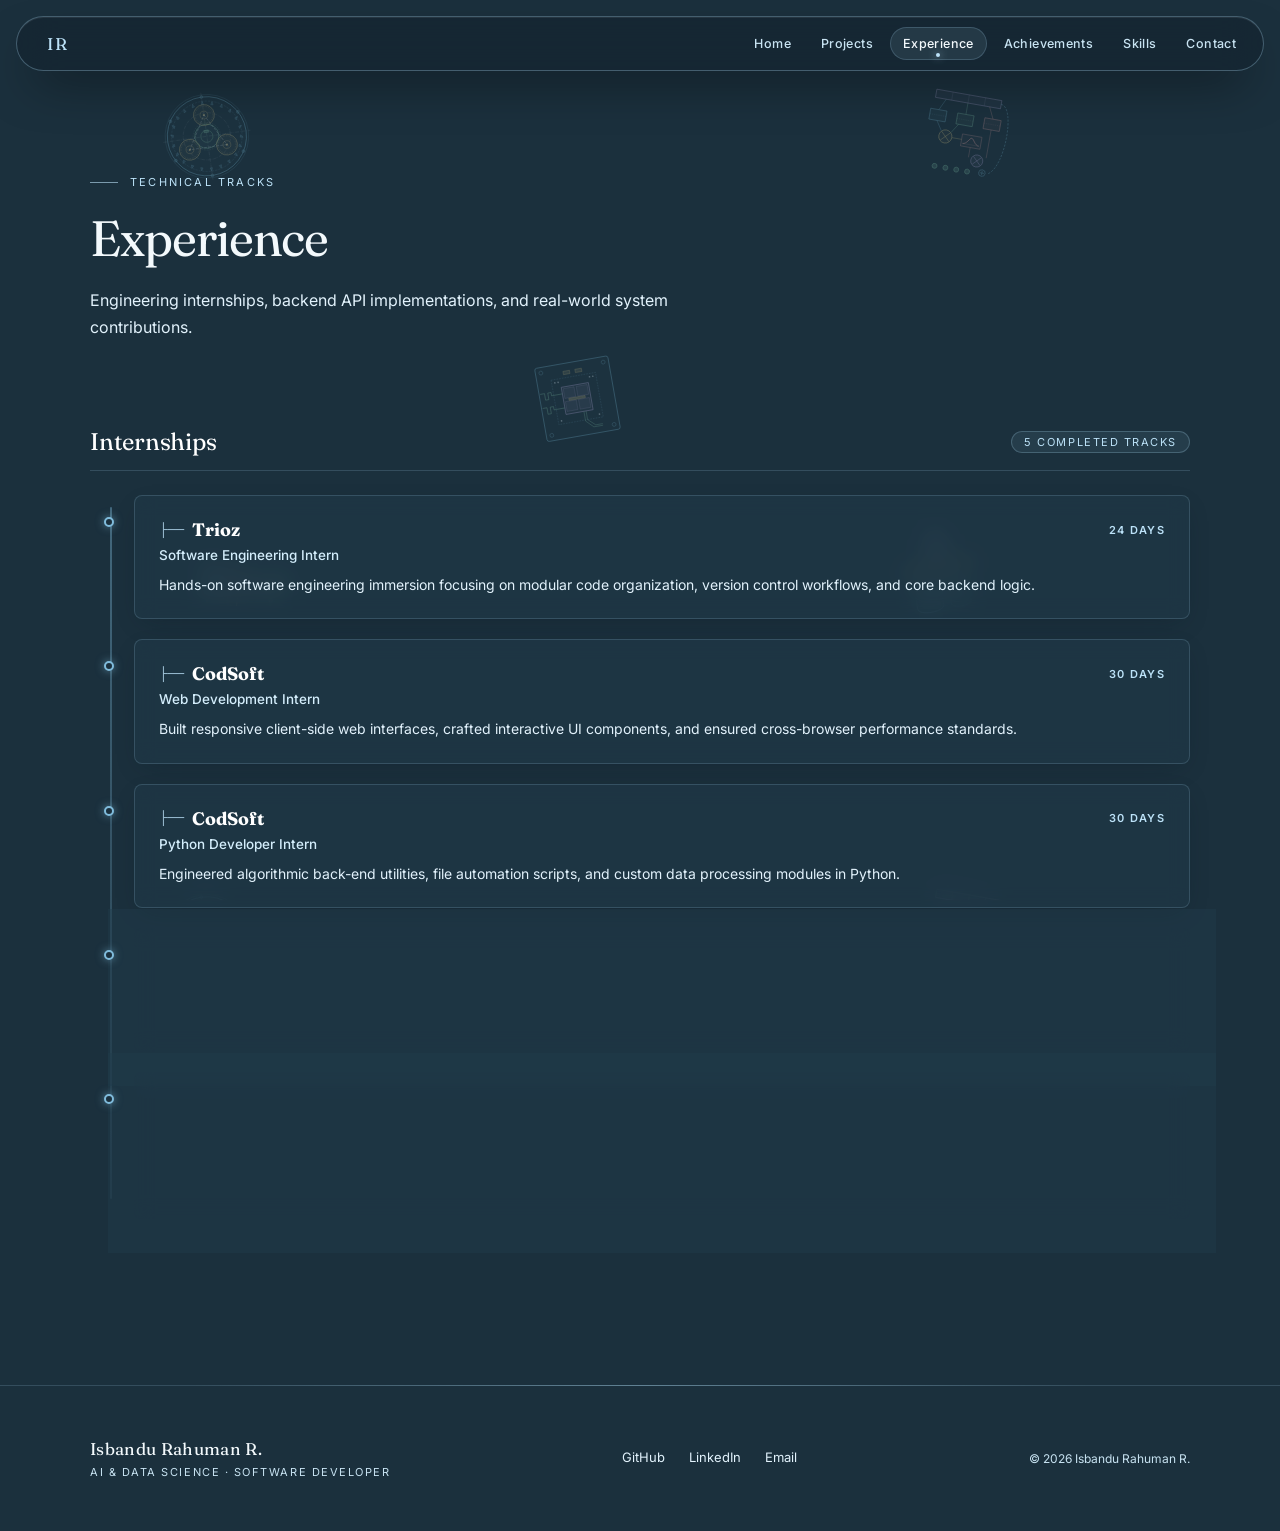
<file: experience.html>
<!doctype html>
<html lang="en">

<head>
  <meta charset="UTF-8">
  <meta name="viewport" content="width=device-width, initial-scale=1.0, viewport-fit=cover">
  <title>Experience | Isbandu Rahuman R.</title>
  <meta name="description" content="Professional experience, internships and technical learning journey of Isbandu Rahuman R., an AI and Data Science student and developer.">
<link rel="icon" href="icon.svg" type="image/svg+xml">
  <link rel="apple-touch-icon" href="icon-192.png">
  <meta name="theme-color" content="#1B303D" media="(prefers-color-scheme: dark)">
  <meta name="theme-color" content="#1B303D">
  <meta name="mobile-web-app-capable" content="yes">
  <meta name="apple-mobile-web-app-capable" content="yes">
  <meta name="apple-mobile-web-app-status-bar-style" content="black-translucent">
  <meta name="apple-mobile-web-app-title" content="Isbandu Portfolio">
  <meta name="application-name" content="Isbandu Portfolio">
  <meta name="msapplication-TileColor" content="#1B303D">
  <link rel="preconnect" href="https://fonts.googleapis.com">
  <link rel="preconnect" href="https://fonts.gstatic.com" crossorigin>
  <link rel="preload" as="style" href="https://fonts.googleapis.com/css2?family=Fraunces:ital,opsz,wght@0,9..144,300;0,9..144,400;0,9..144,500;0,9..144,600;1,9..144,400&family=Inter:wght@400;500;600&display=swap">
  <link rel="stylesheet" href="https://fonts.googleapis.com/css2?family=Fraunces:ital,opsz,wght@0,9..144,300;0,9..144,400;0,9..144,500;0,9..144,600;1,9..144,400&family=Inter:wght@400;500;600&display=swap" media="print" onload="this.media='all'">
  <noscript>
    <link rel="stylesheet" href="https://fonts.googleapis.com/css2?family=Fraunces:ital,opsz,wght@0,9..144,300;0,9..144,400;0,9..144,500;0,9..144,600;1,9..144,400&family=Inter:wght@400;500;600&display=swap">
  </noscript>
  <link rel="stylesheet" href="style.css">
  <script src="script.js" defer></script>
</head>

<body>

  <div id="page-transition-bar" aria-hidden="true"></div>
  <div id="page-transition-curtain" aria-hidden="true"></div>

  <nav class="site-nav scrolled" aria-label="Primary navigation">
    <a href="index.html" class="nav-brand">IR</a>
    <div class="nav-items">
      <a href="index.html">Home</a>
      <a href="projects.html">Projects</a>
      <a href="experience.html" class="active">Experience</a>
      <a href="achievements.html">Achievements</a>
      <a href="skills.html">Skills</a>
      <a href="contact.html">Contact</a>
    </div>
    <button class="nav-menu-btn" id="nav-menu-btn" aria-label="Toggle menu" aria-controls="mobile-menu" aria-expanded="false">☰</button>
  </nav>
  <div id="mobile-menu">
    <a href="index.html">Home</a>
    <a href="projects.html">Projects</a>
    <a href="experience.html" class="active">Experience</a>
    <a href="achievements.html">Achievements</a>
    <a href="skills.html">Skills</a>
    <a href="contact.html">Contact</a>
  </div>

  <main>
    <section class="page-header">
      <div class="section-inner">
        <div class="page-eyebrow reveal in">TECHNICAL TRACKS</div>
        <h1 class="page-title reveal in">Experience</h1>
        <p class="page-sub reveal in">Engineering internships, backend API implementations, and real-world system contributions.</p>
      </div>
    </section>

    <section class="section" style="border-top:none; padding-top:0;">
      <div class="section-inner">
        <div id="experience-container">
          <!-- Internships -->
          <div class="exp-group reveal in">
            <div class="exp-group-header">
              <h2 class="exp-group-title">Internships</h2>
              <span class="exp-group-tag">5 Completed Tracks</span>
            </div>

            <div class="exp-vertical-timeline">
              <div class="exp-timeline-node reveal in">
                <div class="exp-node-connector"><span class="exp-node-dot"></span></div>
                <div class="exp-card">
                  <div class="exp-card-top">
                    <div class="exp-org-wrap"><span class="exp-tree-glyph">├──</span>
                      <h3 class="exp-org">Trioz</h3>
                    </div>
                    <span class="exp-period">24 Days</span>
                  </div>
                  <div class="exp-role">Software Engineering Intern</div>
                  <p class="exp-desc">Hands-on software engineering immersion focusing on modular code organization,
                    version control workflows, and core backend logic.</p>
                </div>
              </div>

              <div class="exp-timeline-node reveal in">
                <div class="exp-node-connector"><span class="exp-node-dot"></span></div>
                <div class="exp-card">
                  <div class="exp-card-top">
                    <div class="exp-org-wrap"><span class="exp-tree-glyph">├──</span>
                      <h3 class="exp-org">CodSoft</h3>
                    </div>
                    <span class="exp-period">30 Days</span>
                  </div>
                  <div class="exp-role">Web Development Intern</div>
                  <p class="exp-desc">Built responsive client-side web interfaces, crafted interactive UI components,
                    and ensured cross-browser performance standards.</p>
                </div>
              </div>

              <div class="exp-timeline-node reveal in">
                <div class="exp-node-connector"><span class="exp-node-dot"></span></div>
                <div class="exp-card">
                  <div class="exp-card-top">
                    <div class="exp-org-wrap"><span class="exp-tree-glyph">├──</span>
                      <h3 class="exp-org">CodSoft</h3>
                    </div>
                    <span class="exp-period">30 Days</span>
                  </div>
                  <div class="exp-role">Python Developer Intern</div>
                  <p class="exp-desc">Engineered algorithmic back-end utilities, file automation scripts, and custom
                    data processing modules in Python.</p>
                </div>
              </div>

              <div class="exp-timeline-node reveal in">
                <div class="exp-node-connector"><span class="exp-node-dot"></span></div>
                <div class="exp-card">
                  <div class="exp-card-top">
                    <div class="exp-org-wrap"><span class="exp-tree-glyph">├──</span>
                      <h3 class="exp-org">InternPe</h3>
                    </div>
                    <span class="exp-period">30 Days</span>
                  </div>
                  <div class="exp-role">Cybersecurity Intern</div>
                  <p class="exp-desc">Explored vulnerability detection, threat surface modeling, packet inspection
                    protocols, and defensive security baselines.</p>
                </div>
              </div>

              <div class="exp-timeline-node reveal in">
                <div class="exp-node-connector"><span class="exp-node-dot"></span></div>
                <div class="exp-card">
                  <div class="exp-card-top">
                    <div class="exp-org-wrap"><span class="exp-tree-glyph">└──</span>
                      <h3 class="exp-org">ServiceNow</h3>
                    </div>
                    <span class="exp-period">30 Days</span>
                  </div>
                  <div class="exp-role">Intern — Flows, ATF &amp; CSA</div>
                  <p class="exp-desc">Orchestrated enterprise workflows using ServiceNow Flow Designer, automated test
                    cases via ATF, and studied Certified System Administrator standards.</p>
                </div>
              </div>
            </div>
          </div>
        </div>
      </div>
    </section>

  </main>

  <footer class="site-footer">
    <div class="footer-inner">

      <div>
        <div class="footer-name">Isbandu Rahuman R.</div>
        <div class="footer-role">AI &amp; Data Science · Software Developer</div>
      </div>
      <div class="footer-links">
        <a class="footer-link" href="https://github.com/ISBANDURAHUMAN-R" target="_blank" rel="noreferrer">GitHub</a>
        <a class="footer-link" href="https://www.linkedin.com/in/isbandu-rahuman-r-4b855b396/" target="_blank" rel="noreferrer">LinkedIn</a>
        <a class="footer-link" href="mailto:r1rahuman@gmail.com">Email</a>
      </div>
      <div class="footer-copy">© 2026 Isbandu Rahuman R.</div>
    </div>
  </footer>

  <button id="scroll-to-top" class="scroll-to-top-btn" aria-label="Scroll to top" title="Scroll to top">
    <svg width="20" height="20" viewBox="0 0 24 24" fill="none" stroke="currentColor" stroke-width="2.5"
      stroke-linecap="round" stroke-linejoin="round">
      <polyline points="18 15 12 9 6 15"></polyline>
    </svg>
  </button>

  <nav class="mobile-bottom-dock" aria-label="Mobile Navigation">
    <a href="index.html" class="dock-item" data-page="home">
      <svg width="18" height="18" viewBox="0 0 24 24" fill="none" stroke="currentColor" stroke-width="2"
        stroke-linecap="round" stroke-linejoin="round">
        <path d="M3 9l9-7 9 7v11a2 2 0 0 1-2 2H5a2 2 0 0 1-2-2z" />
        <polyline points="9 22 9 12 15 12 15 22" />
      </svg>
      <span>Home</span>
    </a>
    <a href="projects.html" class="dock-item" data-page="projects">
      <svg width="18" height="18" viewBox="0 0 24 24" fill="none" stroke="currentColor" stroke-width="2"
        stroke-linecap="round" stroke-linejoin="round">
        <rect x="2" y="3" width="20" height="14" rx="2" ry="2" />
        <line x1="8" y1="21" x2="16" y2="21" />
        <line x1="12" y1="17" x2="12" y2="21" />
      </svg>
      <span>Projects</span>
    </a>
    <a href="experience.html" class="dock-item active" data-page="experience">
      <svg width="18" height="18" viewBox="0 0 24 24" fill="none" stroke="currentColor" stroke-width="2"
        stroke-linecap="round" stroke-linejoin="round">
        <rect x="2" y="7" width="20" height="14" rx="2" ry="2" />
        <path d="M16 21V5a2 2 0 0 0-2-2h-4a2 2 0 0 0-2 2v16" />
      </svg>
      <span>Exp</span>
    </a>
    <a href="achievements.html" class="dock-item" data-page="achievements">
      <svg width="18" height="18" viewBox="0 0 24 24" fill="none" stroke="currentColor" stroke-width="2"
        stroke-linecap="round" stroke-linejoin="round">
        <circle cx="12" cy="8" r="7" />
        <polyline points="8.21 13.89 7 23 12 20 17 23 15.79 13.88" />
      </svg>
      <span>Achieve</span>
    </a>
    <a href="skills.html" class="dock-item" data-page="skills">
      <svg width="18" height="18" viewBox="0 0 24 24" fill="none" stroke="currentColor" stroke-width="2"
        stroke-linecap="round" stroke-linejoin="round">
        <polygon points="13 2 3 14 12 14 11 22 21 10 12 10 13 2" />
      </svg>
      <span>Skills</span>
    </a>
    <a href="contact.html" class="dock-item" data-page="contact">
      <svg width="18" height="18" viewBox="0 0 24 24" fill="none" stroke="currentColor" stroke-width="2"
        stroke-linecap="round" stroke-linejoin="round">
        <path d="M4 4h16c1.1 0 2 .9 2 2v12c0 1.1-.9 2-2 2H4c-1.1 0-2-.9-2-2V6c0-1.1.9-2 2-2z" />
        <polyline points="22,6 12,13 2,6" />
      </svg>
      <span>Contact</span>
    </a>
  </nav>
</body>

</html>
</file>
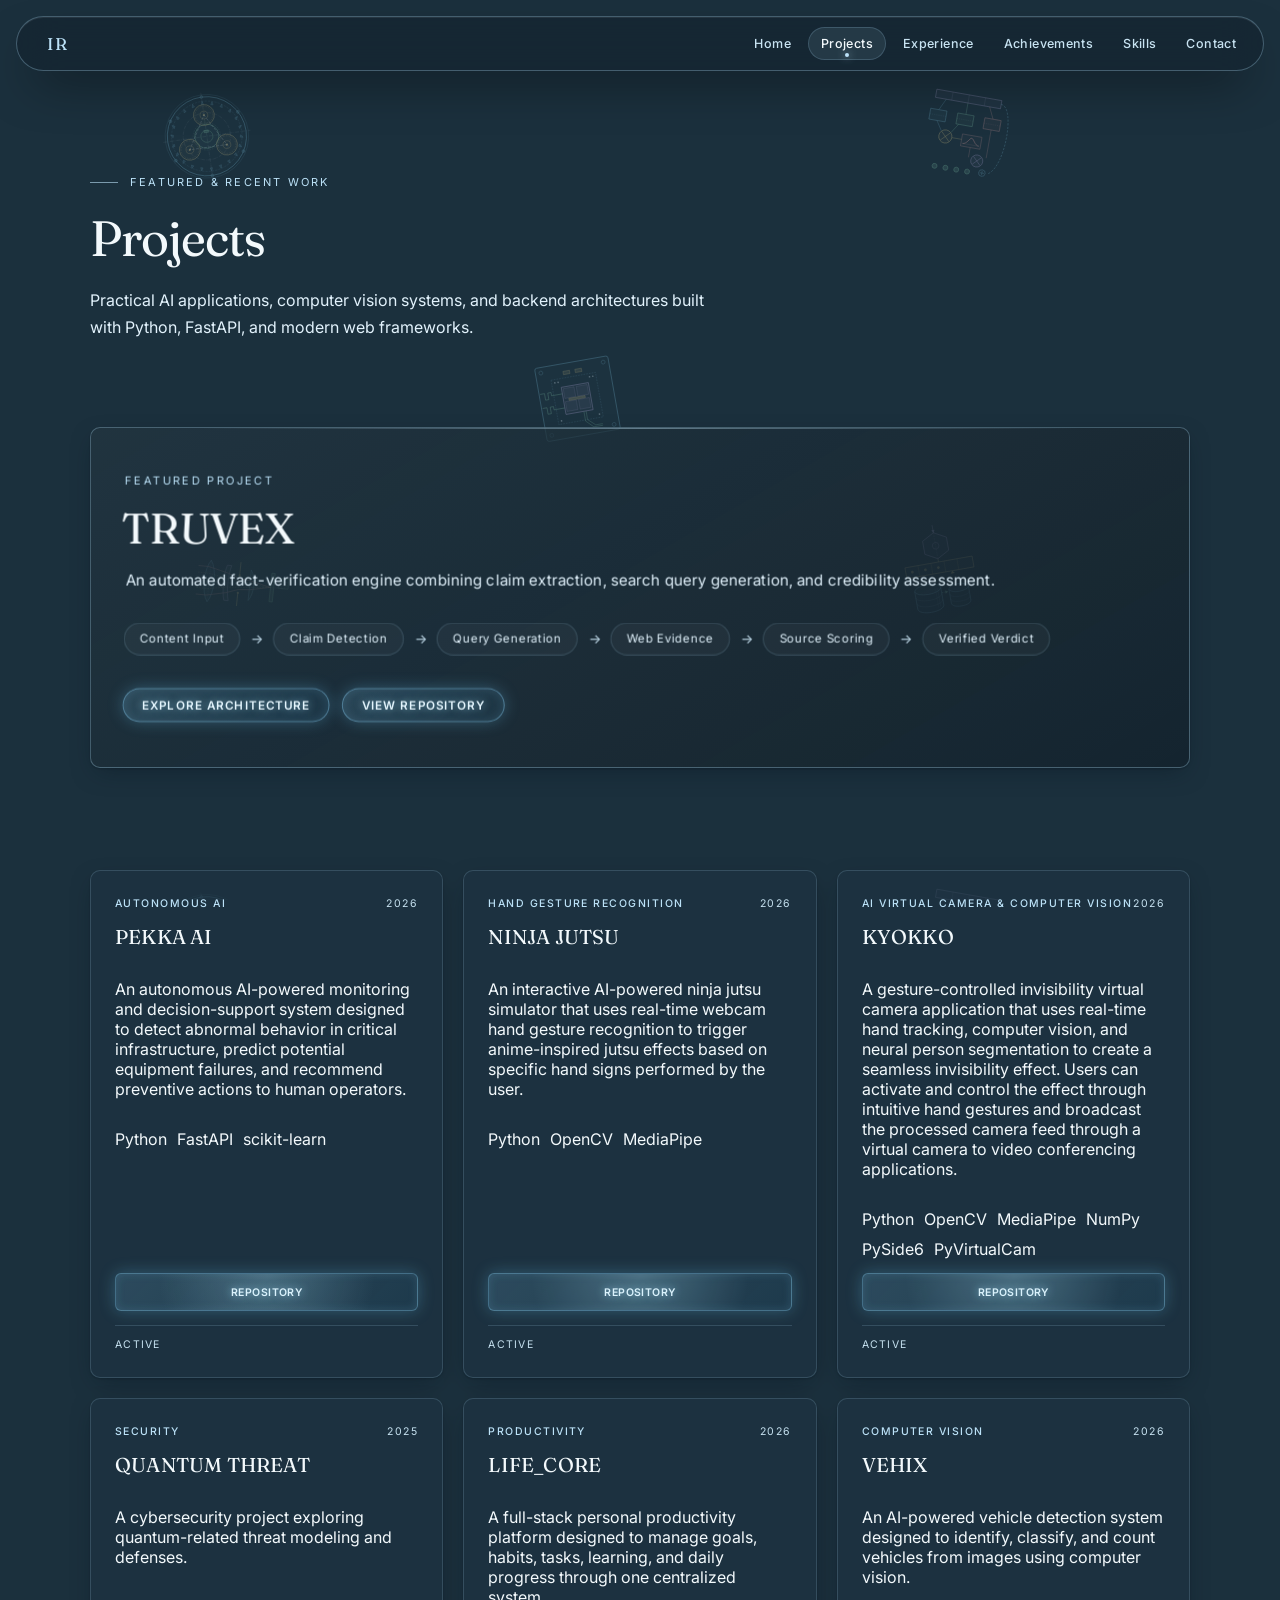
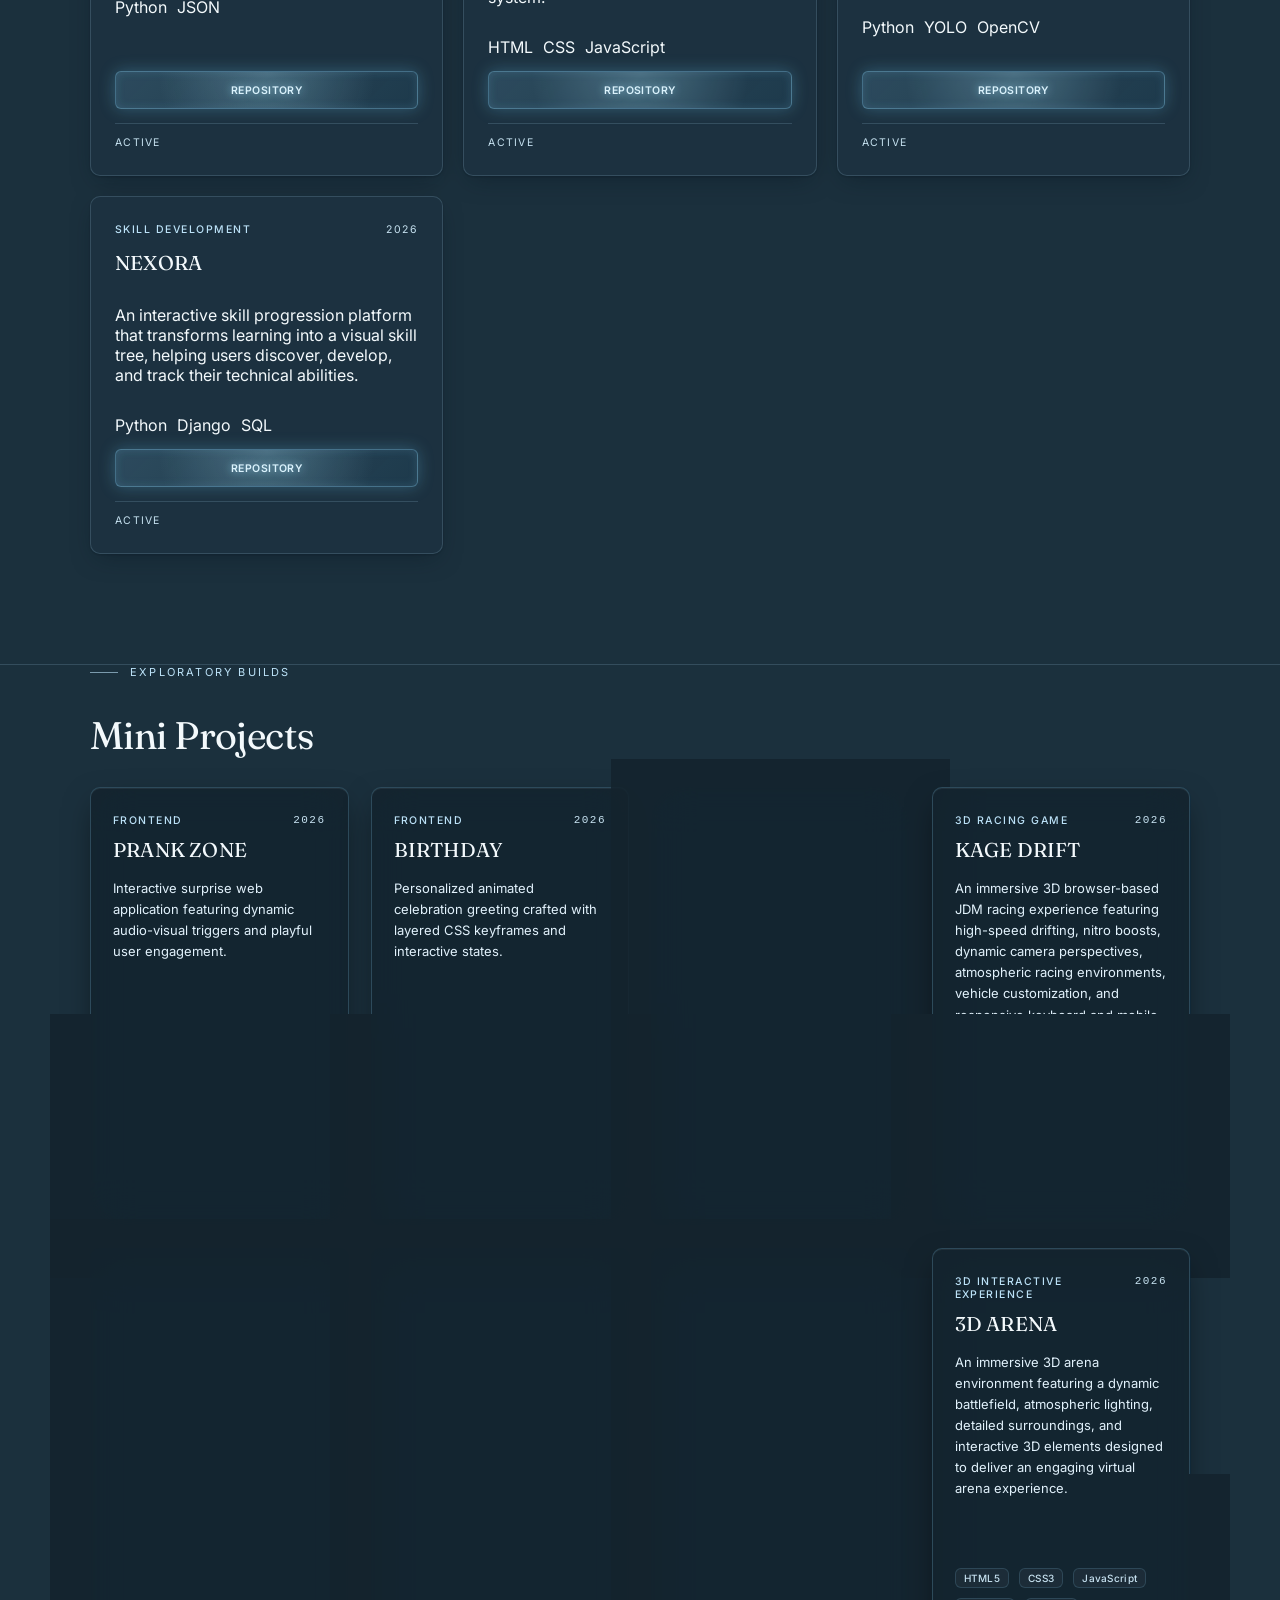
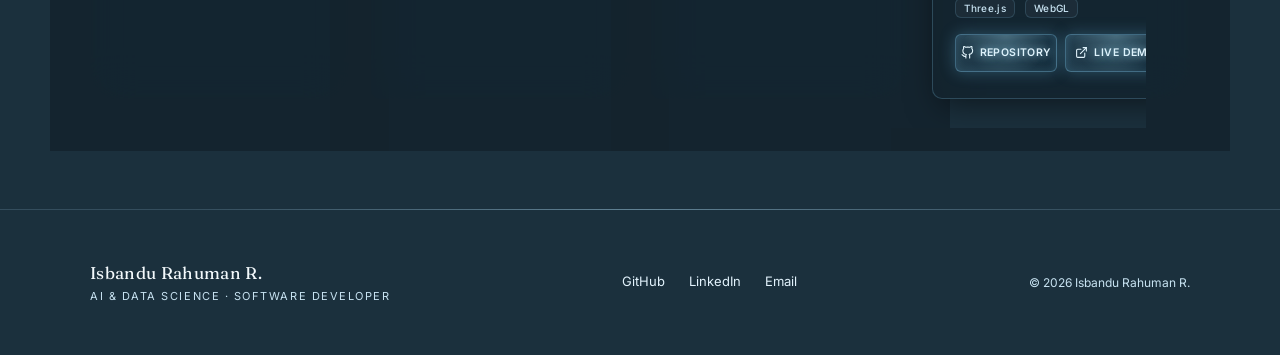
<file: projects.html>
<!doctype html>
<html lang="en">
<head>
<meta charset="UTF-8">
<meta name="viewport" content="width=device-width, initial-scale=1.0, viewport-fit=cover">
<title>Projects | Isbandu Rahuman R.</title>
<meta name="description" content="Explore software, artificial intelligence, computer vision and web development projects by Isbandu Rahuman R., with project details and source code.">
<link rel="icon" href="icon.svg" type="image/svg+xml">
<link rel="apple-touch-icon" href="icon-192.png">
<meta name="theme-color" content="#1B303D" media="(prefers-color-scheme: dark)">
<meta name="theme-color" content="#1B303D">
<meta name="mobile-web-app-capable" content="yes">
<meta name="apple-mobile-web-app-capable" content="yes">
<meta name="apple-mobile-web-app-status-bar-style" content="black-translucent">
<meta name="apple-mobile-web-app-title" content="Isbandu Portfolio">
<meta name="application-name" content="Isbandu Portfolio">
<meta name="msapplication-TileColor" content="#1B303D">
<link rel="preconnect" href="https://fonts.googleapis.com">
<link rel="preconnect" href="https://fonts.gstatic.com" crossorigin>
<link rel="preload" as="style" href="https://fonts.googleapis.com/css2?family=Fraunces:ital,opsz,wght@0,9..144,300;0,9..144,400;0,9..144,500;0,9..144,600;1,9..144,400&family=Inter:wght@400;500;600&display=swap">
<link rel="stylesheet" href="https://fonts.googleapis.com/css2?family=Fraunces:ital,opsz,wght@0,9..144,300;0,9..144,400;0,9..144,500;0,9..144,600;1,9..144,400&family=Inter:wght@400;500;600&display=swap" media="print" onload="this.media='all'">
<noscript>
  <link rel="stylesheet" href="https://fonts.googleapis.com/css2?family=Fraunces:ital,opsz,wght@0,9..144,300;0,9..144,400;0,9..144,500;0,9..144,600;1,9..144,400&family=Inter:wght@400;500;600&display=swap">
</noscript>
<link rel="stylesheet" href="style.css">
<script src="script.js" defer></script>
</head>
<body>

<div id="page-transition-bar" aria-hidden="true"></div>
<div id="page-transition-curtain" aria-hidden="true"></div>

<nav class="site-nav scrolled" aria-label="Primary navigation">
  <a href="index.html" class="nav-brand">IR</a>
  <div class="nav-items">
    <a href="index.html">Home</a>
    <a href="projects.html" class="active">Projects</a>
    <a href="experience.html">Experience</a>
    <a href="achievements.html">Achievements</a>
    <a href="skills.html">Skills</a>
    <a href="contact.html">Contact</a>
  </div>
  <button class="nav-menu-btn" id="nav-menu-btn" aria-label="Toggle menu" aria-controls="mobile-menu" aria-expanded="false">☰</button>
</nav>
<div id="mobile-menu">
  <a href="index.html">Home</a>
  <a href="projects.html" class="active">Projects</a>
  <a href="experience.html">Experience</a>
  <a href="achievements.html">Achievements</a>
  <a href="skills.html">Skills</a>
  <a href="contact.html">Contact</a>
</div>

<main>
  <section class="page-header">
    <div class="section-inner">
      <div class="page-eyebrow reveal in">FEATURED &amp; RECENT WORK</div>
      <h1 class="page-title reveal in">Projects</h1>
      <p class="page-sub reveal in">Practical AI applications, computer vision systems, and backend architectures built with Python, FastAPI, and modern web frameworks.</p>
    </div>
  </section>

  <section class="section" style="border-top:none; padding-top:0;">
    <div class="section-inner">
      <div class="featured" id="featured-project">
        <div class="featured-eyebrow">Featured project</div>
        <h3 class="featured-title">TRUVEX</h3>
        <p class="featured-sub">An automated fact-verification engine combining claim extraction, search query generation, and credibility assessment.</p>
        <div class="featured-stages">
          <span class="stage-pill">Content Input</span><span class="stage-arrow">→</span>
          <span class="stage-pill">Claim Detection</span><span class="stage-arrow">→</span>
          <span class="stage-pill">Query Generation</span><span class="stage-arrow">→</span>
          <span class="stage-pill">Web Evidence</span><span class="stage-arrow">→</span>
          <span class="stage-pill">Source Scoring</span><span class="stage-arrow">→</span>
          <span class="stage-pill">Verified Verdict</span>
        </div>
        <div class="featured-links">
          <span class="featured-link">Explore Architecture</span>
          <a class="featured-link" href="https://github.com/ISBANDURAHUMAN-R/TRUVEX" target="_blank" rel="noreferrer" onclick="event.stopPropagation()">View Repository</a>
        </div>
      </div>

      <!-- Interactive Filter & Search Bar -->
      <div class="project-toolbar reveal">
        <div class="project-filter-pills" id="project-filters">
         <button class="filter-pill active" data-filter="all">All <span class="filter-count">8</span></button>
<button class="filter-pill" data-filter="AI">AI &amp; Autonomous <span class="filter-count">2</span></button>
<button class="filter-pill" data-filter="Vision">Computer Vision <span class="filter-count">3</span></button>
<button class="filter-pill" data-filter="FullStack">Full-Stack &amp; Security <span class="filter-count">3</span></button>
        </div>
        <div class="project-search-box">
          <svg class="search-icon" width="15" height="15" viewBox="0 0 24 24" fill="none" stroke="currentColor" stroke-width="2" stroke-linecap="round" stroke-linejoin="round">
            <circle cx="11" cy="11" r="8"></circle>
            <line x1="21" y1="21" x2="16.65" y2="16.65"></line>
          </svg>
          <input type="text" id="project-search" placeholder="Filter by tech or keyword (e.g. Python, FastAPI, YOLO)..." autocomplete="off" />
        </div>
      </div>

      <div class="project-grid" id="project-grid">
        <div class="project-card reveal in" data-index="1" data-category="AI" data-search="pekka ai autonomous ai python fastapi scikit-learn pandas numpy machine learning java spring boot">
          <div class="project-card-top">
            <span class="project-tag">Autonomous AI</span>
            <span>2026</span>
          </div>
          <h3 class="project-name">PEKKA AI</h3>
          <p class="project-desc">An autonomous AI-powered monitoring and decision-support system designed to detect abnormal behavior in critical infrastructure, predict potential equipment failures, and recommend preventive actions to human operators.</p>
          <div class="project-tech-row">
            <span class="project-tech-tag">Python</span>
            <span class="project-tech-tag">FastAPI</span>
            <span class="project-tech-tag">scikit-learn</span>
          </div>
          <div class="project-links">
            <a class="project-github-link" href="https://github.com/ISBANDURAHUMAN-R/PEKKA-AI" target="_blank" rel="noreferrer" onclick="event.stopPropagation()">Repository</a>
          </div>
          <div class="project-status">Active</div>
        </div>

        <div class="project-card reveal in" data-index="2" data-category="Vision" data-search="ninja jutsu hand gesture recognition computer vision python opencv mediapipe machine learning fastapi javascript html tailwind css">
          <div class="project-card-top">
            <span class="project-tag">Hand Gesture Recognition</span>
            <span>2026</span>
          </div>
          <h3 class="project-name">NINJA JUTSU</h3>
          <p class="project-desc">An interactive AI-powered ninja jutsu simulator that uses real-time webcam hand gesture recognition to trigger anime-inspired jutsu effects based on specific hand signs performed by the user.</p>
          <div class="project-tech-row">
            <span class="project-tech-tag">Python</span>
            <span class="project-tech-tag">OpenCV</span>
            <span class="project-tech-tag">MediaPipe</span>
          </div>
          <div class="project-links">
            <a class="project-github-link" href="https://github.com/ISBANDURAHUMAN-R/NINJA-ACADEMY" target="_blank" rel="noreferrer" onclick="event.stopPropagation()">Repository</a>
          </div>
          <div class="project-status">Active</div>
        </div>

        <div class="project-card reveal in" data-index="2" data-category="Vision" data-search="kyokko invisibility virtual camera gesture recognition computer vision python opencv mediapipe hand tracking person segmentation numpy pyside6">
  <div class="project-card-top">
    <span class="project-tag">AI Virtual Camera & Computer Vision</span>
    <span>2026</span>
  </div>
  <h3 class="project-name">KYOKKO</h3>
  <p class="project-desc">A gesture-controlled invisibility virtual camera application that uses real-time hand tracking, computer vision, and neural person segmentation to create a seamless invisibility effect. Users can activate and control the effect through intuitive hand gestures and broadcast the processed camera feed through a virtual camera to video conferencing applications.</p>
  <div class="project-tech-row">
    <span class="project-tech-tag">Python</span>
    <span class="project-tech-tag">OpenCV</span>
    <span class="project-tech-tag">MediaPipe</span>
    <span class="project-tech-tag">NumPy</span>
    <span class="project-tech-tag">PySide6</span>
    <span class="project-tech-tag">PyVirtualCam</span>
  </div>
  <div class="project-links">
    <a class="project-github-link" href="https://github.com/ISBANDURAHUMAN-R/INVISIBILITY---KYOKKO" target="_blank" rel="noreferrer" onclick="event.stopPropagation()">Repository</a>
  </div>
  <div class="project-status">Active</div>
</div>
        <div class="project-card reveal in" data-index="3" data-category="FullStack" data-search="quantum threat security python json cybersecurity threat modeling defenses">
          <div class="project-card-top">
            <span class="project-tag">Security</span>
            <span>2025</span>
          </div>
          <h3 class="project-name">QUANTUM THREAT</h3>
          <p class="project-desc">A cybersecurity project exploring quantum-related threat modeling and defenses.</p>
          <div class="project-tech-row">
            <span class="project-tech-tag">Python</span>
            <span class="project-tech-tag">JSON</span>
          </div>
          <div class="project-links">
            <a class="project-github-link" href="https://github.com/ISBANDURAHUMAN-R/QUANTUM-THREAT" target="_blank" rel="noreferrer" onclick="event.stopPropagation()">Repository</a>
          </div>
          <div class="project-status">Active</div>
        </div>

        <div class="project-card reveal in" data-index="4" data-category="FullStack" data-search="life_core productivity html css javascript python django sql full-stack life management">
          <div class="project-card-top">
            <span class="project-tag">Productivity</span>
            <span>2026</span>
          </div>
          <h3 class="project-name">LIFE_CORE</h3>
          <p class="project-desc">A full-stack personal productivity platform designed to manage goals, habits, tasks, learning, and daily progress through one centralized system.</p>
          <div class="project-tech-row">
            <span class="project-tech-tag">HTML</span>
            <span class="project-tech-tag">CSS</span>
            <span class="project-tech-tag">JavaScript</span>
          </div>
          <div class="project-links">
            <a class="project-github-link" href="https://github.com/ISBANDURAHUMAN-R/LIFE_CORE" target="_blank" rel="noreferrer" onclick="event.stopPropagation()">Repository</a>
          </div>
          <div class="project-status">Active</div>
        </div>

        <div class="project-card reveal in" data-index="5" data-category="Vision" data-search="vehix computer vision vision python yolo opencv fastapi javascript tailwind css vehicle detection">
          <div class="project-card-top">
            <span class="project-tag">Computer Vision</span>
            <span>2026</span>
          </div>
          <h3 class="project-name">VEHIX</h3>
          <p class="project-desc">An AI-powered vehicle detection system designed to identify, classify, and count vehicles from images using computer vision.</p>
          <div class="project-tech-row">
            <span class="project-tech-tag">Python</span>
            <span class="project-tech-tag">YOLO</span>
            <span class="project-tech-tag">OpenCV</span>
          </div>
          <div class="project-links">
            <a class="project-github-link" href="https://github.com/ISBANDURAHUMAN-R/VEHIX" target="_blank" rel="noreferrer" onclick="event.stopPropagation()">Repository</a>
          </div>
          <div class="project-status">Active</div>
        </div>

        <div class="project-card reveal in" data-index="6" data-category="FullStack" data-search="nexora skill development python django sql html css javascript learning path roadmap">
          <div class="project-card-top">
            <span class="project-tag">Skill Development</span>
            <span>2026</span>
          </div>
          <h3 class="project-name">NEXORA</h3>
          <p class="project-desc">An interactive skill progression platform that transforms learning into a visual skill tree, helping users discover, develop, and track their technical abilities.</p>
          <div class="project-tech-row">
            <span class="project-tech-tag">Python</span>
            <span class="project-tech-tag">Django</span>
            <span class="project-tech-tag">SQL</span>
          </div>
          <div class="project-links">
            <a class="project-github-link" href="https://github.com/ISBANDURAHUMAN-R/NEXORA" target="_blank" rel="noreferrer" onclick="event.stopPropagation()">Repository</a>
          </div>
          <div class="project-status">Active</div>
        </div>
      </div>
    </div>
  </section>

  <section class="section mini-projects-section">
    <div class="section-inner">
      <div class="page-eyebrow">EXPLORATORY BUILDS</div>
      <h2 class="section-heading mini-projects-heading">Mini Projects</h2>
      <div class="mini-project-grid" id="mini-project-grid">
        <div class="mini-project-card reveal in">
          <div class="mini-card-header">
            <div class="project-card-top">
              <span class="project-tag">Frontend</span>
              <span class="project-year">2026</span>
            </div>
            <h3 class="project-name">PRANK ZONE</h3>
          </div>
          <p class="mini-project-desc">Interactive surprise web application featuring dynamic audio-visual triggers and playful user engagement.</p>
          <div class="mini-project-tech-row">
            <span class="mini-tech-tag">HTML5</span>
            <span class="mini-tech-tag">CSS3</span>
            <span class="mini-tech-tag">JavaScript</span>
          </div>
          <div class="project-links">
            <a class="project-github-link" href="https://github.com/ISBANDURAHUMAN-R/PRANK" target="_blank" rel="noreferrer" title="View Source Code">
              <svg width="13" height="13" viewBox="0 0 24 24" fill="none" stroke="currentColor" stroke-width="2" stroke-linecap="round" stroke-linejoin="round"><path d="M9 19c-5 1.5-5-2.5-7-3m14 6v-3.87a3.37 3.37 0 0 0-.94-2.61c3.14-.35 6.44-1.54 6.44-7A5.44 5.44 0 0 0 20 4.77 5.07 5.07 0 0 0 19.91 1S18.73.65 16 2.48a13.38 13.38 0 0 0-7 0C6.27.65 5.09 1 5.09 1A5.07 5.07 0 0 0 5 4.77a5.44 5.44 0 0 0-1.5 3.78c0 5.42 3.3 6.61 6.44 7A3.37 3.37 0 0 0 9 18.13V22"/></svg>
              <span>Repository</span>
            </a>
            <a class="project-github-link project-demo-link" href="https://isbandurahuman-r.github.io/PRANK/" target="_blank" rel="noreferrer" title="Launch Live Demo">
              <svg width="13" height="13" viewBox="0 0 24 24" fill="none" stroke="currentColor" stroke-width="2" stroke-linecap="round" stroke-linejoin="round"><path d="M18 13v6a2 2 0 0 1-2 2H5a2 2 0 0 1-2-2V8a2 2 0 0 1 2-2h6"/><polyline points="15 3 21 3 21 9"/><line x1="10" y1="14" x2="21" y2="3"/></svg>
              <span>Live Demo</span>
            </a>
          </div>
        </div>

        <div class="mini-project-card reveal in">
          <div class="mini-card-header">
            <div class="project-card-top">
              <span class="project-tag">Frontend</span>
              <span class="project-year">2026</span>
            </div>
            <h3 class="project-name">BIRTHDAY</h3>
          </div>
          <p class="mini-project-desc">Personalized animated celebration greeting crafted with layered CSS keyframes and interactive states.</p>
          <div class="mini-project-tech-row">
            <span class="mini-tech-tag">CSS3</span>
            <span class="mini-tech-tag">Canvas UI</span>
            <span class="mini-tech-tag">Keyframes</span>
          </div>
          <div class="project-links">
            <a class="project-github-link" href="https://github.com/ISBANDURAHUMAN-R/BIRTHDAY" target="_blank" rel="noreferrer" title="View Source Code">
              <svg width="13" height="13" viewBox="0 0 24 24" fill="none" stroke="currentColor" stroke-width="2" stroke-linecap="round" stroke-linejoin="round"><path d="M9 19c-5 1.5-5-2.5-7-3m14 6v-3.87a3.37 3.37 0 0 0-.94-2.61c3.14-.35 6.44-1.54 6.44-7A5.44 5.44 0 0 0 20 4.77 5.07 5.07 0 0 0 19.91 1S18.73.65 16 2.48a13.38 13.38 0 0 0-7 0C6.27.65 5.09 1 5.09 1A5.07 5.07 0 0 0 5 4.77a5.44 5.44 0 0 0-1.5 3.78c0 5.42 3.3 6.61 6.44 7A3.37 3.37 0 0 0 9 18.13V22"/></svg>
              <span>Repository</span>
            </a>
            <a class="project-github-link project-demo-link" href="https://isbandurahuman-r.github.io/BIRTHDAY/" target="_blank" rel="noreferrer" title="Launch Live Demo">
              <svg width="13" height="13" viewBox="0 0 24 24" fill="none" stroke="currentColor" stroke-width="2" stroke-linecap="round" stroke-linejoin="round"><path d="M18 13v6a2 2 0 0 1-2 2H5a2 2 0 0 1-2-2V8a2 2 0 0 1 2-2h6"/><polyline points="15 3 21 3 21 9"/><line x1="10" y1="14" x2="21" y2="3"/></svg>
              <span>Live Demo</span>
            </a>
          </div>
        </div>

        <div class="mini-project-card reveal in">
          <div class="mini-card-header">
            <div class="project-card-top">
              <span class="project-tag">Frontend</span>
              <span class="project-year">2026</span>
            </div>
            <h3 class="project-name">CAREER DNA</h3>
          </div>
          <p class="mini-project-desc">Interactive candidate profile analyzer mapping technical skill proficiencies and engineering career tracks.</p>
          <div class="mini-project-tech-row">
            <span class="mini-tech-tag">JavaScript</span>
            <span class="mini-tech-tag">Data Viz</span>
            <span class="mini-tech-tag">UI/UX</span>
          </div>
          <div class="project-links">
            <a class="project-github-link" href="https://github.com/ISBANDURAHUMAN-R/CAREER-DNA" target="_blank" rel="noreferrer" title="View Source Code">
              <svg width="13" height="13" viewBox="0 0 24 24" fill="none" stroke="currentColor" stroke-width="2" stroke-linecap="round" stroke-linejoin="round"><path d="M9 19c-5 1.5-5-2.5-7-3m14 6v-3.87a3.37 3.37 0 0 0-.94-2.61c3.14-.35 6.44-1.54 6.44-7A5.44 5.44 0 0 0 20 4.77 5.07 5.07 0 0 0 19.91 1S18.73.65 16 2.48a13.38 13.38 0 0 0-7 0C6.27.65 5.09 1 5.09 1A5.07 5.07 0 0 0 5 4.77a5.44 5.44 0 0 0-1.5 3.78c0 5.42 3.3 6.61 6.44 7A3.37 3.37 0 0 0 9 18.13V22"/></svg>
              <span>Repository</span>
            </a>
            <a class="project-github-link project-demo-link" href="https://isbandurahuman-r.github.io/CAREER-DNA/" target="_blank" rel="noreferrer" title="Launch Live Demo">
              <svg width="13" height="13" viewBox="0 0 24 24" fill="none" stroke="currentColor" stroke-width="2" stroke-linecap="round" stroke-linejoin="round"><path d="M18 13v6a2 2 0 0 1-2 2H5a2 2 0 0 1-2-2V8a2 2 0 0 1 2-2h6"/><polyline points="15 3 21 3 21 9"/><line x1="10" y1="14" x2="21" y2="3"/></svg>
              <span>Live Demo</span>
            </a>
          </div>
        </div>

        <div class="mini-project-card reveal in">
  <div class="mini-card-header">
    <div class="project-card-top">
      <span class="project-tag">3D Racing Game</span>
      <span class="project-year">2026</span>
    </div>
    <h3 class="project-name">KAGE DRIFT</h3>
  </div>
  <p class="mini-project-desc">An immersive 3D browser-based JDM racing experience featuring high-speed drifting, nitro boosts, dynamic camera perspectives, atmospheric racing environments, vehicle customization, and responsive keyboard and mobile touch controls.</p>
  <div class="mini-project-tech-row">
    <span class="mini-tech-tag">React 18</span>
    <span class="mini-tech-tag">Three.js</span>
    <span class="mini-tech-tag">JavaScript</span>
    <span class="mini-tech-tag">Tailwind CSS</span>
    <span class="mini-tech-tag">Vite</span>
    <span class="mini-tech-tag">WebGL</span>
  </div>
  <div class="project-links">
    <a class="project-github-link" href="https://github.com/ISBANDURAHUMAN-R/KAGE_-DRIFT" target="_blank" rel="noreferrer" title="View Source Code">
      <svg width="13" height="13" viewBox="0 0 24 24" fill="none" stroke="currentColor" stroke-width="2" stroke-linecap="round" stroke-linejoin="round"><path d="M9 19c-5 1.5-5-2.5-7-3m14 6v-3.87a3.37 3.37 0 0 0-.94-2.61c3.14-.35 6.44-1.54 6.44-7A5.44 5.44 0 0 0 20 4.77 5.07 5.07 0 0 0 19.91 1S18.73.65 16 2.48a13.38 13.38 0 0 0-7 0C6.27.65 5.09 1 5.09 1A5.07 5.07 0 0 0 5 4.77a5.44 5.44 0 0 0-1.5 3.78c0 5.42 3.3 6.61 6.44 7A3.37 3.37 0 0 0 9 18.13V22"/></svg>
      <span>Repository</span>
    </a>
    <a class="project-github-link project-demo-link" href="https://isbandurahuman-r.github.io/KAGE_-DRIFT/" target="_blank" rel="noreferrer" title="Launch Live Demo">
      <svg width="13" height="13" viewBox="0 0 24 24" fill="none" stroke="currentColor" stroke-width="2" stroke-linecap="round" stroke-linejoin="round"><path d="M18 13v6a2 2 0 0 1-2 2H5a2 2 0 0 1-2-2V8a2 2 0 0 1 2-2h6"/><polyline points="15 3 21 3 21 9"/><line x1="10" y1="14" x2="21" y2="3"/></svg>
      <span>Live Demo</span>
    </a>
  </div>
</div>

        <div class="mini-project-card reveal in">
  <div class="mini-card-header">
    <div class="project-card-top">
      <span class="project-tag">AI-Powered Physics Game</span>
      <span class="project-year">2026</span>
    </div>
    <h3 class="project-name">KAGE CARROM</h3>
  </div>
  <p class="mini-project-desc">A physics-driven digital Carrom experience featuring realistic striker and coin collisions, intelligent AI opponents with multiple difficulty levels, local multiplayer, strategic gameplay, official rule enforcement, and immersive procedural audio.</p>
  <div class="mini-project-tech-row">
    <span class="mini-tech-tag">React 19</span>
    <span class="mini-tech-tag">Matter.js</span>
    <span class="mini-tech-tag">JavaScript</span>
    <span class="mini-tech-tag">Vite</span>
    <span class="mini-tech-tag">HTML5 Canvas</span>
    <span class="mini-tech-tag">Tailwind CSS</span>
  </div>
  <div class="project-links">
    <a class="project-github-link" href="https://github.com/ISBANDURAHUMAN-R/KAGE-CARROM" target="_blank" rel="noreferrer" title="View Source Code">
      <svg width="13" height="13" viewBox="0 0 24 24" fill="none" stroke="currentColor" stroke-width="2" stroke-linecap="round" stroke-linejoin="round"><path d="M9 19c-5 1.5-5-2.5-7-3m14 6v-3.87a3.37 3.37 0 0 0-.94-2.61c3.14-.35 6.44-1.54 6.44-7A5.44 5.44 0 0 0 20 4.77 5.07 5.07 0 0 0 19.91 1S18.73.65 16 2.48a13.38 13.38 0 0 0-7 0C6.27.65 5.09 1 5.09 1A5.07 5.07 0 0 0 5 4.77a5.44 5.44 0 0 0-1.5 3.78c0 5.42 3.3 6.61 6.44 7A3.37 3.37 0 0 0 9 18.13V22"/></svg>
      <span>Repository</span>
    </a>
    <a class="project-github-link project-demo-link" href="https://isbandurahuman-r.github.io/KAGE-CARROM/" target="_blank" rel="noreferrer" title="Launch Live Demo">
      <svg width="13" height="13" viewBox="0 0 24 24" fill="none" stroke="currentColor" stroke-width="2" stroke-linecap="round" stroke-linejoin="round"><path d="M18 13v6a2 2 0 0 1-2 2H5a2 2 0 0 1-2-2V8a2 2 0 0 1 2-2h6"/><polyline points="15 3 21 3 21 9"/><line x1="10" y1="14" x2="21" y2="3"/></svg>
      <span>Live Demo</span>
    </a>
  </div>
</div>

        <div class="mini-project-card reveal in">
          <div class="mini-card-header">
            <div class="project-card-top">
              <span class="project-tag">Frontend</span>
              <span class="project-year">2026</span>
            </div>
            <h3 class="project-name">BASIC LANDPAGE</h3>
          </div>
          <p class="mini-project-desc">Sleek, responsive corporate landing page demonstrating clean typography hierarchy and grid structure.</p>
          <div class="mini-project-tech-row">
            <span class="mini-tech-tag">HTML5</span>
            <span class="mini-tech-tag">CSS3</span>
            <span class="mini-tech-tag">Flexbox</span>
          </div>
          <div class="project-links">
            <a class="project-github-link" href="https://github.com/ISBANDURAHUMAN-R/FIRST_LANDPAGE" target="_blank" rel="noreferrer" title="View Source Code">
              <svg width="13" height="13" viewBox="0 0 24 24" fill="none" stroke="currentColor" stroke-width="2" stroke-linecap="round" stroke-linejoin="round"><path d="M9 19c-5 1.5-5-2.5-7-3m14 6v-3.87a3.37 3.37 0 0 0-.94-2.61c3.14-.35 6.44-1.54 6.44-7A5.44 5.44 0 0 0 20 4.77 5.07 5.07 0 0 0 19.91 1S18.73.65 16 2.48a13.38 13.38 0 0 0-7 0C6.27.65 5.09 1 5.09 1A5.07 5.07 0 0 0 5 4.77a5.44 5.44 0 0 0-1.5 3.78c0 5.42 3.3 6.61 6.44 7A3.37 3.37 0 0 0 9 18.13V22"/></svg>
              <span>Repository</span>
            </a>
            <a class="project-github-link project-demo-link" href="https://isbandurahuman-r.github.io/FIRST_LANDPAGE/" target="_blank" rel="noreferrer" title="Launch Live Demo">
              <svg width="13" height="13" viewBox="0 0 24 24" fill="none" stroke="currentColor" stroke-width="2" stroke-linecap="round" stroke-linejoin="round"><path d="M18 13v6a2 2 0 0 1-2 2H5a2 2 0 0 1-2-2V8a2 2 0 0 1 2-2h6"/><polyline points="15 3 21 3 21 9"/><line x1="10" y1="14" x2="21" y2="3"/></svg>
              <span>Live Demo</span>
            </a>
          </div>
        </div>

        <div class="mini-project-card reveal in">
          <div class="mini-card-header">
            <div class="project-card-top">
              <span class="project-tag">3D Web Development</span>
              <span class="project-year">2026</span>
            </div>
            <h3 class="project-name">3D GOTHIC CHESS</h3>
          </div>
          <p class="mini-project-desc">An immersive 3D chess experience featuring gothic-inspired aesthetics, detailed chess pieces, atmospheric lighting, and a dark fantasy environment that transforms traditional chess into a visually captivating experience.</p>
          <div class="mini-project-tech-row">
            <span class="mini-tech-tag">HTML5</span>
            <span class="mini-tech-tag">CSS3</span>
            <span class="mini-tech-tag">JavaScript</span>
            <span class="mini-tech-tag">Three.js</span>
            <span class="mini-tech-tag">WebGL</span>
          </div>
          <div class="project-links">
            <a class="project-github-link" href="https://github.com/ISBANDURAHUMAN-R/3D-CHESS" target="_blank" rel="noreferrer" title="View Source Code">
              <svg width="13" height="13" viewBox="0 0 24 24" fill="none" stroke="currentColor" stroke-width="2" stroke-linecap="round" stroke-linejoin="round"><path d="M9 19c-5 1.5-5-2.5-7-3m14 6v-3.87a3.37 3.37 0 0 0-.94-2.61c3.14-.35 6.44-1.54 6.44-7A5.44 5.44 0 0 0 20 4.77 5.07 5.07 0 0 0 19.91 1S18.73.65 16 2.48a13.38 13.38 0 0 0-7 0C6.27.65 5.09 1 5.09 1A5.07 5.07 0 0 0 5 4.77a5.44 5.44 0 0 0-1.5 3.78c0 5.42 3.3 6.61 6.44 7A3.37 3.37 0 0 0 9 18.13V22"/></svg>
              <span>Repository</span>
            </a>
            <a class="project-github-link project-demo-link" href="https://isbandurahuman-r.github.io/3D-CHESS/" target="_blank" rel="noreferrer" title="Launch Live Demo">
              <svg width="13" height="13" viewBox="0 0 24 24" fill="none" stroke="currentColor" stroke-width="2" stroke-linecap="round" stroke-linejoin="round"><path d="M18 13v6a2 2 0 0 1-2 2H5a2 2 0 0 1-2-2V8a2 2 0 0 1 2-2h6"/><polyline points="15 3 21 3 21 9"/><line x1="10" y1="14" x2="21" y2="3"/></svg>
              <span>Live Demo</span>
            </a>
          </div>
        </div>

        <div class="mini-project-card reveal in">
          <div class="mini-card-header">
            <div class="project-card-top">
              <span class="project-tag">3D Interactive Experience</span>
              <span class="project-year">2026</span>
            </div>
            <h3 class="project-name">3D ARENA</h3>
          </div>
          <p class="mini-project-desc">An immersive 3D arena environment featuring a dynamic battlefield, atmospheric lighting, detailed surroundings, and interactive 3D elements designed to deliver an engaging virtual arena experience.</p>
          <div class="mini-project-tech-row">
            <span class="mini-tech-tag">HTML5</span>
            <span class="mini-tech-tag">CSS3</span>
            <span class="mini-tech-tag">JavaScript</span>
            <span class="mini-tech-tag">Three.js</span>
            <span class="mini-tech-tag">WebGL</span>
          </div>
          <div class="project-links">
            <a class="project-github-link" href="https://github.com/ISBANDURAHUMAN-R/3D-ARENA/" target="_blank" rel="noreferrer" title="View Source Code">
              <svg width="13" height="13" viewBox="0 0 24 24" fill="none" stroke="currentColor" stroke-width="2" stroke-linecap="round" stroke-linejoin="round"><path d="M9 19c-5 1.5-5-2.5-7-3m14 6v-3.87a3.37 3.37 0 0 0-.94-2.61c3.14-.35 6.44-1.54 6.44-7A5.44 5.44 0 0 0 20 4.77 5.07 5.07 0 0 0 19.91 1S18.73.65 16 2.48a13.38 13.38 0 0 0-7 0C6.27.65 5.09 1 5.09 1A5.07 5.07 0 0 0 5 4.77a5.44 5.44 0 0 0-1.5 3.78c0 5.42 3.3 6.61 6.44 7A3.37 3.37 0 0 0 9 18.13V22"/></svg>
              <span>Repository</span>
            </a>
            <a class="project-github-link project-demo-link" href="https://isbandurahuman-r.github.io/3D-ARENA/" target="_blank" rel="noreferrer" title="Launch Live Demo">
              <svg width="13" height="13" viewBox="0 0 24 24" fill="none" stroke="currentColor" stroke-width="2" stroke-linecap="round" stroke-linejoin="round"><path d="M18 13v6a2 2 0 0 1-2 2H5a2 2 0 0 1-2-2V8a2 2 0 0 1 2-2h6"/><polyline points="15 3 21 3 21 9"/><line x1="10" y1="14" x2="21" y2="3"/></svg>
              <span>Live Demo</span>
            </a>
          </div>
        </div>
      </div>
    </div>
  </section>

</main>

<footer class="site-footer">
  <div class="footer-inner">

    <div>
      <div class="footer-name">Isbandu Rahuman R.</div>
      <div class="footer-role">AI &amp; Data Science · Software Developer</div>
    </div>
    <div class="footer-links">
      <a class="footer-link" href="https://github.com/ISBANDURAHUMAN-R" target="_blank" rel="noreferrer">GitHub</a>
      <a class="footer-link" href="https://www.linkedin.com/in/isbandu-rahuman-r-4b855b396/" target="_blank" rel="noreferrer">LinkedIn</a>
      <a class="footer-link" href="mailto:r1rahuman@gmail.com">Email</a>
    </div>
    <div class="footer-copy">© 2026 Isbandu Rahuman R.</div>
  </div>
</footer>

<div class="modal-overlay" id="modal-overlay">
  <div class="modal-card" id="modal-card"></div>
</div>

<button id="scroll-to-top" class="scroll-to-top-btn" aria-label="Scroll to top" title="Scroll to top">
  <svg width="20" height="20" viewBox="0 0 24 24" fill="none" stroke="currentColor" stroke-width="2.5" stroke-linecap="round" stroke-linejoin="round">
    <polyline points="18 15 12 9 6 15"></polyline>
  </svg>
</button>

<nav class="mobile-bottom-dock" aria-label="Mobile Navigation">
  <a href="index.html" class="dock-item" data-page="home">
    <svg width="18" height="18" viewBox="0 0 24 24" fill="none" stroke="currentColor" stroke-width="2" stroke-linecap="round" stroke-linejoin="round"><path d="M3 9l9-7 9 7v11a2 2 0 0 1-2 2H5a2 2 0 0 1-2-2z"/><polyline points="9 22 9 12 15 12 15 22"/></svg>
    <span>Home</span>
  </a>
  <a href="projects.html" class="dock-item active" data-page="projects">
    <svg width="18" height="18" viewBox="0 0 24 24" fill="none" stroke="currentColor" stroke-width="2" stroke-linecap="round" stroke-linejoin="round"><rect x="2" y="3" width="20" height="14" rx="2" ry="2"/><line x1="8" y1="21" x2="16" y2="21"/><line x1="12" y1="17" x2="12" y2="21"/></svg>
    <span>Projects</span>
  </a>
  <a href="experience.html" class="dock-item" data-page="experience">
    <svg width="18" height="18" viewBox="0 0 24 24" fill="none" stroke="currentColor" stroke-width="2" stroke-linecap="round" stroke-linejoin="round"><rect x="2" y="7" width="20" height="14" rx="2" ry="2"/><path d="M16 21V5a2 2 0 0 0-2-2h-4a2 2 0 0 0-2 2v16"/></svg>
    <span>Exp</span>
  </a>
  <a href="achievements.html" class="dock-item" data-page="achievements">
    <svg width="18" height="18" viewBox="0 0 24 24" fill="none" stroke="currentColor" stroke-width="2" stroke-linecap="round" stroke-linejoin="round"><circle cx="12" cy="8" r="7"/><polyline points="8.21 13.89 7 23 12 20 17 23 15.79 13.88"/></svg>
    <span>Achieve</span>
  </a>
  <a href="skills.html" class="dock-item" data-page="skills">
    <svg width="18" height="18" viewBox="0 0 24 24" fill="none" stroke="currentColor" stroke-width="2" stroke-linecap="round" stroke-linejoin="round"><polygon points="13 2 3 14 12 14 11 22 21 10 12 10 13 2"/></svg>
    <span>Skills</span>
  </a>
  <a href="contact.html" class="dock-item" data-page="contact">
    <svg width="18" height="18" viewBox="0 0 24 24" fill="none" stroke="currentColor" stroke-width="2" stroke-linecap="round" stroke-linejoin="round"><path d="M4 4h16c1.1 0 2 .9 2 2v12c0 1.1-.9 2-2 2H4c-1.1 0-2-.9-2-2V6c0-1.1.9-2 2-2z"/><polyline points="22,6 12,13 2,6"/></svg>
    <span>Contact</span>
  </a>
</nav>
</body>
</html>
</file>
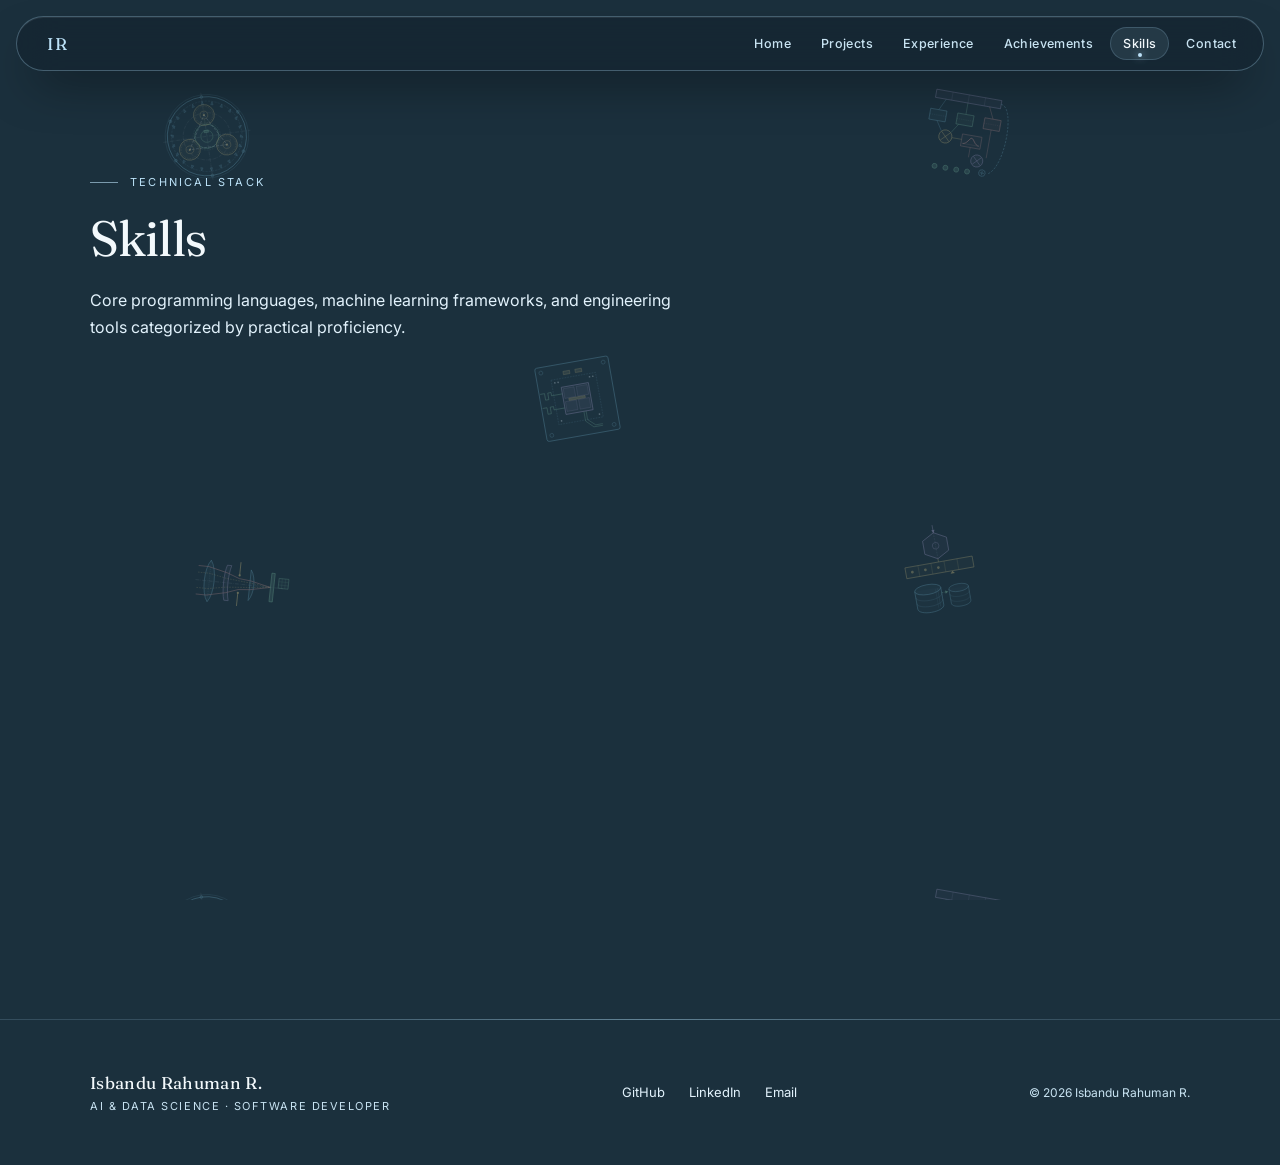
<file: skills.html>
<!doctype html>
<html lang="en">
<head>
<meta charset="UTF-8">
<meta name="viewport" content="width=device-width, initial-scale=1.0, viewport-fit=cover">
<title>Skills | Isbandu Rahuman R.</title>
<meta name="description" content="Technical skills and tools used by Isbandu Rahuman R., including Python, AI, machine learning, computer vision, web development and databases.">
<link rel="icon" href="icon.svg" type="image/svg+xml">
<link rel="apple-touch-icon" href="icon-192.png">
<meta name="theme-color" content="#1B303D" media="(prefers-color-scheme: dark)">
<meta name="theme-color" content="#1B303D">
<meta name="mobile-web-app-capable" content="yes">
<meta name="apple-mobile-web-app-capable" content="yes">
<meta name="apple-mobile-web-app-status-bar-style" content="black-translucent">
<meta name="apple-mobile-web-app-title" content="Isbandu Portfolio">
<meta name="application-name" content="Isbandu Portfolio">
<meta name="msapplication-TileColor" content="#1B303D">
<link rel="preconnect" href="https://fonts.googleapis.com">
<link rel="preconnect" href="https://fonts.gstatic.com" crossorigin>
<link rel="preload" as="style" href="https://fonts.googleapis.com/css2?family=Fraunces:ital,opsz,wght@0,9..144,300;0,9..144,400;0,9..144,500;0,9..144,600;1,9..144,400&family=Inter:wght@400;500;600&display=swap">
<link rel="stylesheet" href="https://fonts.googleapis.com/css2?family=Fraunces:ital,opsz,wght@0,9..144,300;0,9..144,400;0,9..144,500;0,9..144,600;1,9..144,400&family=Inter:wght@400;500;600&display=swap" media="print" onload="this.media='all'">
<noscript>
  <link rel="stylesheet" href="https://fonts.googleapis.com/css2?family=Fraunces:ital,opsz,wght@0,9..144,300;0,9..144,400;0,9..144,500;0,9..144,600;1,9..144,400&family=Inter:wght@400;500;600&display=swap">
</noscript>
<link rel="stylesheet" href="style.css">
<script src="script.js" defer></script>
</head>
<body>

<div id="page-transition-bar" aria-hidden="true"></div>
<div id="page-transition-curtain" aria-hidden="true"></div>

<nav class="site-nav scrolled" aria-label="Primary navigation">
  <a href="index.html" class="nav-brand">IR</a>
  <div class="nav-items">
    <a href="index.html">Home</a>
    <a href="projects.html">Projects</a>
    <a href="experience.html">Experience</a>
    <a href="achievements.html">Achievements</a>
    <a href="skills.html" class="active">Skills</a>
    <a href="contact.html">Contact</a>
  </div>
  <button class="nav-menu-btn" id="nav-menu-btn" aria-label="Toggle menu" aria-controls="mobile-menu" aria-expanded="false">☰</button>
</nav>
<div id="mobile-menu">
  <a href="index.html">Home</a>
  <a href="projects.html">Projects</a>
  <a href="experience.html">Experience</a>
  <a href="achievements.html">Achievements</a>
  <a href="skills.html" class="active">Skills</a>
  <a href="contact.html">Contact</a>
</div>

<main>
  <section class="page-header">
    <div class="section-inner">
      <div class="page-eyebrow reveal in">TECHNICAL STACK</div>
      <h1 class="page-title reveal in">Skills</h1>
      <p class="page-sub reveal in">Core programming languages, machine learning frameworks, and engineering tools categorized by practical proficiency.</p>
    </div>
  </section>

  <section class="section" style="border-top:none; padding-top:0;">
    <div class="section-inner">
      <div class="skill-groups">
        <div class="reveal">
          <div class="skill-group-name">Programming</div>
          <div class="skill-item"><span>Python</span><span class="skill-level">Building with</span></div>
          <div class="skill-item"><span>Java</span><span class="skill-level">Comfortable</span></div>
          <div class="skill-item"><span>SQL</span><span class="skill-level">Comfortable</span></div>
          <div class="skill-item"><span>JavaScript</span><span class="skill-level">Learning</span></div>
          <div class="skill-item"><span>HTML</span><span class="skill-level">Building with</span></div>
          <div class="skill-item"><span>CSS</span><span class="skill-level">Building with</span></div>
        </div>
        <div class="reveal">
          <div class="skill-group-name">AI / Data</div>
          <div class="skill-item"><span>Artificial Intelligence</span><span class="skill-level">Building with</span></div>
          <div class="skill-item"><span>Machine Learning</span><span class="skill-level">Building with</span></div>
          <div class="skill-item"><span>Data Science</span><span class="skill-level">Comfortable</span></div>
          <div class="skill-item"><span>Data Analysis</span><span class="skill-level">Comfortable</span></div>
        </div>
        <div class="reveal">
          <div class="skill-group-name">Backend</div>
          <div class="skill-item"><span>Django</span><span class="skill-level">Building with</span></div>
          <div class="skill-item"><span>FastAPI</span><span class="skill-level">Building with</span></div>
          <div class="skill-item"><span>REST APIs</span><span class="skill-level">Comfortable</span></div>
        </div>
        <div class="reveal">
          <div class="skill-group-name">Tools</div>
          <div class="skill-item"><span>Git</span><span class="skill-level">Comfortable</span></div>
          <div class="skill-item"><span>GitHub</span><span class="skill-level">Comfortable</span></div>
          <div class="skill-item"><span>VS Code</span><span class="skill-level">Comfortable</span></div>
          <div class="skill-item"><span>VirtualBox</span><span class="skill-level">Exploring</span></div>
        </div>
        <div class="reveal">
          <div class="skill-group-name">Design</div>
          <div class="skill-item"><span>UI/UX</span><span class="skill-level">Learning</span></div>
          <div class="skill-item"><span>Graphic Design</span><span class="skill-level">Learning</span></div>
          <div class="skill-item"><span>Photo Editing</span><span class="skill-level">Comfortable</span></div>
        </div>
      </div>
    </div>
  </section>

</main>

<footer class="site-footer">
  <div class="footer-inner">

    <div>
      <div class="footer-name">Isbandu Rahuman R.</div>
      <div class="footer-role">AI &amp; Data Science · Software Developer</div>
    </div>
    <div class="footer-links">
      <a class="footer-link" href="https://github.com/ISBANDURAHUMAN-R" target="_blank" rel="noreferrer">GitHub</a>
      <a class="footer-link" href="https://www.linkedin.com/in/isbandu-rahuman-r-4b855b396/" target="_blank" rel="noreferrer">LinkedIn</a>
      <a class="footer-link" href="mailto:r1rahuman@gmail.com">Email</a>
    </div>
    <div class="footer-copy">© 2026 Isbandu Rahuman R.</div>
  </div>
</footer>

<button id="scroll-to-top" class="scroll-to-top-btn" aria-label="Scroll to top" title="Scroll to top">
  <svg width="20" height="20" viewBox="0 0 24 24" fill="none" stroke="currentColor" stroke-width="2.5" stroke-linecap="round" stroke-linejoin="round">
    <polyline points="18 15 12 9 6 15"></polyline>
  </svg>
</button>

<nav class="mobile-bottom-dock" aria-label="Mobile Navigation">
  <a href="index.html" class="dock-item" data-page="home">
    <svg width="18" height="18" viewBox="0 0 24 24" fill="none" stroke="currentColor" stroke-width="2" stroke-linecap="round" stroke-linejoin="round"><path d="M3 9l9-7 9 7v11a2 2 0 0 1-2 2H5a2 2 0 0 1-2-2z"/><polyline points="9 22 9 12 15 12 15 22"/></svg>
    <span>Home</span>
  </a>
  <a href="projects.html" class="dock-item" data-page="projects">
    <svg width="18" height="18" viewBox="0 0 24 24" fill="none" stroke="currentColor" stroke-width="2" stroke-linecap="round" stroke-linejoin="round"><rect x="2" y="3" width="20" height="14" rx="2" ry="2"/><line x1="8" y1="21" x2="16" y2="21"/><line x1="12" y1="17" x2="12" y2="21"/></svg>
    <span>Projects</span>
  </a>
  <a href="experience.html" class="dock-item" data-page="experience">
    <svg width="18" height="18" viewBox="0 0 24 24" fill="none" stroke="currentColor" stroke-width="2" stroke-linecap="round" stroke-linejoin="round"><rect x="2" y="7" width="20" height="14" rx="2" ry="2"/><path d="M16 21V5a2 2 0 0 0-2-2h-4a2 2 0 0 0-2 2v16"/></svg>
    <span>Exp</span>
  </a>
  <a href="achievements.html" class="dock-item" data-page="achievements">
    <svg width="18" height="18" viewBox="0 0 24 24" fill="none" stroke="currentColor" stroke-width="2" stroke-linecap="round" stroke-linejoin="round"><circle cx="12" cy="8" r="7"/><polyline points="8.21 13.89 7 23 12 20 17 23 15.79 13.88"/></svg>
    <span>Achieve</span>
  </a>
  <a href="skills.html" class="dock-item active" data-page="skills">
    <svg width="18" height="18" viewBox="0 0 24 24" fill="none" stroke="currentColor" stroke-width="2" stroke-linecap="round" stroke-linejoin="round"><polygon points="13 2 3 14 12 14 11 22 21 10 12 10 13 2"/></svg>
    <span>Skills</span>
  </a>
  <a href="contact.html" class="dock-item" data-page="contact">
    <svg width="18" height="18" viewBox="0 0 24 24" fill="none" stroke="currentColor" stroke-width="2" stroke-linecap="round" stroke-linejoin="round"><path d="M4 4h16c1.1 0 2 .9 2 2v12c0 1.1-.9 2-2 2H4c-1.1 0-2-.9-2-2V6c0-1.1.9-2 2-2z"/><polyline points="22,6 12,13 2,6"/></svg>
    <span>Contact</span>
  </a>
</nav>
</body>
</html>
</file>
<file: style.css>
:root{
  --sans: 'Inter', system-ui, -apple-system, 'Segoe UI', Roboto, sans-serif;
  --bg: #1B303D;
  --bg-alt: #223C4C;
  --panel: #2B495C;
  --ink: #11202A;
  --line: rgba(164, 210, 235, 0.18);
  --line-strong: rgba(164, 210, 235, 0.32);
  --text: #F3F9FC;
  --text-dim: #E2F2FC;
  --text-faint: #C8E3F2;
  --tag-bg: rgba(36, 63, 80, 0.65);
  --green: #80BCDC;
  --green-bright: #D4EEFC;
  --green-soft: rgba(128, 188, 220, 0.16);
  --gold: #BCE2F8;
  --gold-soft: rgba(164, 208, 231, 0.16);
  --serif: 'Fraunces', Georgia, serif;
  --radius-lg: 10px;
  --radius-md: 8px;
  --radius-sm: 6px;
  --ease-out: cubic-bezier(.16,1,.3,1);
  --shadow-card: 0 8px 24px -8px rgba(10, 24, 34, 0.55), 0 1px 2px rgba(10, 24, 34, 0.3);

  /* Cross-Platform OS Safe Area Insets (iOS, Android gesture bar, Windows PWA) */
  --sat: env(safe-area-inset-top, 0px);
  --sab: env(safe-area-inset-bottom, 0px);
  --sal: env(safe-area-inset-left, 0px);
  --sar: env(safe-area-inset-right, 0px);
  --titlebar-h: env(titlebar-area-height, 0px);
}

*{box-sizing:border-box;}
html{
  scroll-behavior:smooth;
  scrollbar-width:thin;
  scrollbar-color:rgba(128, 188, 220, 0.35) rgba(27, 48, 61, 0.95);
  -webkit-text-size-adjust:100%;
  text-size-adjust:100%;
}
body{
  margin:0;
  min-height:100vh;
  min-height:100dvh;
  background-color:#1B303D;
  color:var(--text);
  font-family:var(--sans);
  overflow-x:hidden;
  -webkit-font-smoothing:antialiased;
  -moz-osx-font-smoothing:grayscale;
  text-rendering:optimizeLegibility;
  padding-left:var(--sal);
  padding-right:var(--sar);
  -webkit-tap-highlight-color:transparent;
  touch-action:manipulation;
}

/* Software Engineering Hand-Drawn Sketches Layer (Clean, Text-Free) */
body::before{
  content:'';
  position:fixed;
  inset:0;
  z-index:0;
  pointer-events:none;
  background-image:url("tech-diagrams.svg?v=spacious_clean");
  background-repeat:repeat;
  background-position:top center;
  background-size:1200px 800px;
  opacity:0.38;
}

/* Content layer sits cleanly above blueprint schematics */
main, nav, footer, .modal-overlay, #mobile-menu{
  position:relative;
  z-index:1;
}

/* fine film grain over everything (under nav/modal) */
body::after{
  content:'';
  position:fixed; inset:0; z-index:2; pointer-events:none;
  opacity:0.035;
  background-image:url("data:image/svg+xml,%3Csvg xmlns='http://www.w3.org/2000/svg' width='140' height='140' viewBox='0 0 140 140'%3E%3Cfilter id='n'%3E%3CfeTurbulence type='fractalNoise' baseFrequency='0.85' numOctaves='2' stitchTiles='stitch'/%3E%3C/filter%3E%3Crect width='140' height='140' filter='url(%23n)'/%3E%3C/svg%3E");
}

::-webkit-scrollbar{ width:10px; height:10px; }
::-webkit-scrollbar-track{ background:rgba(27, 48, 61, 0.9); }
::-webkit-scrollbar-thumb{
  background:rgba(128, 188, 220, 0.28);
  border-radius:999px;
  border:2px solid rgba(27, 48, 61, 0.95);
}
::-webkit-scrollbar-thumb:hover{ background:rgba(128, 188, 220, 0.48); }

a{text-decoration:none;color:inherit;}
button{font-family:inherit;cursor:pointer;background:none;border:none;color:inherit;}
ul{list-style:none;margin:0;padding:0;}
img{max-width:100%;display:block;}
::selection{background:var(--green);color:var(--ink);}

input:focus, textarea:focus, button:focus-visible, a:focus-visible{
  outline:2px solid var(--gold);
  outline-offset:3px;
  border-radius:4px;
}

@media (prefers-reduced-motion: reduce){
  *{animation-duration:0.001ms !important; transition-duration:0.001ms !important;}
}

/* ---------- Page Transitions ---------- */
@view-transition {
  navigation: auto;
}

::view-transition-old(root) {
  animation: 160ms cubic-bezier(.16, 1, .3, 1) both pageViewFadeOut;
}

::view-transition-new(root) {
  animation: 260ms cubic-bezier(.16, 1, .3, 1) both pageViewFadeIn;
}

@keyframes pageViewFadeOut {
  from { opacity: 1; transform: scale(1); }
  to { opacity: 0; transform: scale(0.995); }
}

@keyframes pageViewFadeIn {
  from { opacity: 0; transform: translateY(8px) scale(0.996); }
  to { opacity: 1; transform: translateY(0) scale(1); }
}

#page-transition-curtain {
  position: fixed;
  inset: 0;
  z-index: 99998;
  pointer-events: none;
  background: radial-gradient(ellipse at 50% 30%, rgba(27, 48, 61, 0.92) 0%, rgba(18, 33, 43, 0.98) 100%);
  opacity: 0;
  transition: opacity 0.16s cubic-bezier(0.16, 1, 0.3, 1);
  will-change: opacity;
}

body.is-transitioning #page-transition-curtain {
  opacity: 1;
  pointer-events: auto;
}

#page-transition-bar {
  position: fixed;
  top: 0;
  left: 0;
  right: 0;
  height: 3px;
  background: linear-gradient(90deg, #65C2EE, #BEE6FB, #FFFFFF);
  box-shadow: 0 0 14px rgba(120, 210, 255, 0.9), 0 0 28px rgba(120, 210, 255, 0.45);
  z-index: 100000;
  pointer-events: none;
  transform: scaleX(0);
  transform-origin: left;
  transition: transform 0.18s cubic-bezier(0.16, 1, 0.3, 1), opacity 0.25s ease;
  opacity: 0;
  will-change: transform, opacity;
}

#page-transition-bar.active {
  opacity: 1;
}

.page-enter {
  opacity: 0;
  transform: translateY(8px) scale(0.996);
}

.page-enter-active {
  opacity: 1;
  transform: translateY(0) scale(1);
  transition: opacity 0.28s cubic-bezier(0.16, 1, 0.3, 1),
              transform 0.28s cubic-bezier(0.16, 1, 0.3, 1);
}

.page-exit {
  opacity: 0 !important;
  transform: translateY(-6px) scale(0.995) !important;
  transition: opacity 0.15s cubic-bezier(0.16, 1, 0.3, 1),
              transform 0.15s cubic-bezier(0.16, 1, 0.3, 1) !important;
}

/* Glowing Top Beam on Page Load */
body::after {
  content: '';
  position: fixed;
  top: 0;
  left: 0;
  right: 0;
  height: 2.5px;
  background: linear-gradient(90deg, transparent, #7ED0F5, #D2F0FD, transparent);
  box-shadow: 0 0 14px rgba(126, 208, 245, 0.9), 0 0 28px rgba(126, 208, 245, 0.45);
  z-index: 100000;
  pointer-events: none;
  animation: topBeamSweep 0.55s cubic-bezier(0.16, 1, 0.3, 1) forwards;
  will-change: transform, opacity;
}

@keyframes topBeamSweep {
  0% { transform: scaleX(0); transform-origin: left; opacity: 1; }
  60% { transform: scaleX(1); transform-origin: left; opacity: 1; }
  100% { transform: scaleX(1); opacity: 0; }
}

/* ---------- Cursor State (Native, Zero Latency) ---------- */
#custom-cursor, #cursor-glow, #cursor-sparkles, #cursor-badge {
  display: none !important;
}

/* ---------- Nav ---------- */
nav.site-nav{
  position:fixed;
  top:max(16px, calc(var(--sat) + 8px));
  left:50%; transform:translateX(-50%);
  width:min(1280px, calc(100% - 32px)); z-index:100;
  display:flex; align-items:center; justify-content:space-between;
  padding:10px 14px 10px 20px;
  border:1px solid var(--line);
  border-radius:999px;
  background:rgba(27, 48, 61, 0.75);
  backdrop-filter:blur(20px) saturate(150%);
  -webkit-backdrop-filter:blur(20px) saturate(150%);
  box-shadow:0 18px 44px -18px rgba(0,0,0,0.6), inset 0 1px 0 rgba(255,255,255,0.06);
  transition:background .3s ease, border-color .3s ease, box-shadow .3s ease, top .3s ease;
}
@media (display-mode: window-controls-overlay){
  nav.site-nav{ top:max(16px, calc(var(--titlebar-h) + 8px)); }
}
nav.site-nav.scrolled{
  background:rgba(22, 39, 50, 0.92);
  border-color:var(--line-strong);
  box-shadow:0 22px 50px -18px rgba(0,0,0,0.7), inset 0 1px 0 rgba(255,255,255,0.07);
}
.nav-brand{
  font-family:var(--serif); font-size:17px; letter-spacing:.1em; color:var(--gold);
  padding:6px 10px; border-radius:999px;
  transition:background .2s ease;
}
.nav-brand:hover{ background:rgba(213,188,133,0.08); }
.nav-items{ display:flex; gap:4px; align-items:center; }
.nav-items a{
  position:relative; font-size:12.5px; font-weight:500; color:var(--text-faint);
  padding:9px 13px; border-radius:999px; letter-spacing:.03em;
  transition:color .25s ease, background .25s ease;
}
.nav-items a:hover{ color:var(--text); background:rgba(255,255,255,0.045); }
.nav-items a.active{ color:var(--text); background:rgba(141,184,208,0.12); box-shadow:inset 0 0 0 1px rgba(141,184,208,0.25); }
.nav-items a.active::after{
  content:''; position:absolute; left:50%; bottom:3px; transform:translateX(-50%);
  width:4px; height:4px; border-radius:50%; background:var(--gold);
  box-shadow:0 0 8px rgba(182,217,236,0.9);
}


.nav-menu-btn{ display:none; color:var(--text); padding:8px 12px; border-radius:999px; font-size:16px; }

#mobile-menu{
  position:fixed;
  top:calc(max(14px, calc(var(--sat) + 6px)) + 52px);
  left:50%; transform:translateX(-50%);
  width:min(1280px, calc(100% - 24px));
  max-height:calc(100dvh - 100px - var(--sat) - var(--sab));
  overflow-y:auto;
  background:rgba(18, 33, 43, 0.96);
  backdrop-filter:blur(24px); -webkit-backdrop-filter:blur(24px);
  z-index:99; display:none; flex-direction:column; padding:14px 18px 20px;
  border:1px solid var(--line-strong); border-radius:var(--radius-lg);
  box-shadow:0 30px 70px -15px rgba(0,0,0,0.85);
  animation:menuSlideDown .25s var(--ease-out);
}
@keyframes menuSlideDown{
  from{ opacity:0; transform:translateX(-50%) translateY(-10px) scale(0.98); }
  to{ opacity:1; transform:translateX(-50%) translateY(0) scale(1); }
}
#mobile-menu.open{ display:flex; }
#mobile-menu a{ padding:13px 10px; font-size:15px; border-bottom:1px solid var(--line); color:var(--text-dim); }
#mobile-menu a:hover{ color:var(--text); }
#mobile-menu a:last-of-type{ border-bottom:none; }


/* ---------- Mobile Bottom Dock (Touch Panels & Phones) ---------- */
.mobile-bottom-dock{
  display:none;
}
@media (max-width:768px){
  .mobile-bottom-dock{
    display:flex;
    position:fixed;
    bottom:max(12px, calc(var(--sab) + 4px));
    left:50%;
    transform:translateX(-50%);
    width:calc(100% - 16px);
    max-width:460px;
    z-index:98;
    background:rgba(20, 36, 46, 0.92);
    backdrop-filter:blur(22px) saturate(180%);
    -webkit-backdrop-filter:blur(22px) saturate(180%);
    border:1px solid var(--line-strong);
    border-radius:999px;
    padding:5px 4px;
    justify-content:space-around;
    align-items:center;
    box-shadow:0 16px 44px -10px rgba(0,0,0,0.8), inset 0 1px 0 rgba(255,255,255,0.1);
  }
  .dock-item{
    display:flex; flex-direction:column; align-items:center; justify-content:center;
    gap:2px; padding:4px 6px; border-radius:999px;
    color:var(--text-faint); font-size:10px; font-weight:600; letter-spacing:0.03em;
    text-transform:uppercase; transition:all .2s ease;
    min-width:42px; text-decoration:none;
    white-space:nowrap;
    -webkit-tap-highlight-color:transparent;
  }
  .dock-item svg{ stroke:currentColor; transition:transform .2s ease; flex-shrink:0; }
  .dock-item:hover, .dock-item:active{ color:var(--text); }
  .dock-item.active{
    color:#FFFFFF;
    background:rgba(128, 188, 220, 0.22);
    border:1px solid rgba(128, 188, 220, 0.45);
    box-shadow:0 2px 8px rgba(128, 188, 220, 0.2);
  }
  .dock-item.active svg{ stroke:var(--green-bright); transform:scale(1.1); }
  @media (max-width:380px){
    .mobile-bottom-dock{ padding:4px 2px; }
    .dock-item{ padding:4px 2px; font-size:9.5px; min-width:34px; letter-spacing:0.01em; }
    .dock-item svg{ width:16px; height:16px; }
  }
}

@media (max-width:820px){
  nav.site-nav{ top:max(12px, calc(var(--sat) + 6px)); width:calc(100% - 20px); padding:8px 12px 8px 16px; }
  .nav-items{ display:none; }
  .nav-menu-btn{ display:block; }
  #mobile-menu{ top:calc(max(12px, calc(var(--sat) + 6px)) + 50px); width:calc(100% - 20px); }
}

/* ---------- Buttons ---------- */
.cta-primary{
  position:relative;
  background-image:linear-gradient(180deg, #F3F9FD 0%, #A2C8DC 100%);
  color:#081217; padding:13px 24px; font-size:13px; font-weight:600; letter-spacing:.04em;
  border-radius:var(--radius-sm); display:inline-flex; align-items:center; gap:8px;
  box-shadow:0 6px 18px -4px rgba(135,185,210,0.5), inset 0 1px 0 rgba(255,255,255,0.9);
  transition:transform .2s var(--ease-out), box-shadow .2s ease, filter .2s ease;
}
.cta-primary:hover{
  filter:brightness(1.03); transform:translateY(-2px);
  box-shadow:0 10px 24px -6px rgba(135,185,210,0.65), inset 0 1px 0 rgba(255,255,255,0.95);
}
.cta-primary:active{ transform:translateY(0); }
.cta-secondary{
  position:relative;
  background:rgba(255,255,255,0.035);
  color:var(--text); padding:13px 22px; font-size:13px; font-weight:500; letter-spacing:.03em;
  border-radius:var(--radius-sm); border:1px solid var(--line-strong);
  display:inline-flex; align-items:center; gap:8px;
  transition:border-color .2s ease, background .2s ease, transform .2s var(--ease-out), box-shadow .2s ease;
}
.cta-secondary:hover{
  border-color:rgba(164,210,235,0.5); background:rgba(128,188,220,0.12);
  transform:translateY(-2px); box-shadow:0 8px 22px -8px rgba(10,24,34,0.5);
}

/* ---------- Layout helpers ---------- */
.section{ padding:110px 40px; border-top:1px solid var(--line); }
.section-inner{ max-width:1100px; margin:0 auto; width:100%; box-sizing:border-box; }
.section-heading{
  font-family:var(--serif); font-size:clamp(1.8rem,3vw,2.4rem); font-weight:400;
  margin-bottom:44px; letter-spacing:-0.015em;
}
.reveal{
  opacity:0;
  transform:translateY(32px) scale(0.98);
  transition:opacity .85s cubic-bezier(.16,1,.3,1),
             transform .85s cubic-bezier(.16,1,.3,1);
  transition-delay:var(--reveal-delay, 0ms);
}
.reveal.in{
  opacity:1;
  transform:translateY(0) scale(1);
}
.reveal-left{
  opacity:0;
  transform:translateX(-36px) scale(0.98);
  transition:opacity .85s cubic-bezier(.16,1,.3,1),
             transform .85s cubic-bezier(.16,1,.3,1);
  transition-delay:var(--reveal-delay, 0ms);
}
.reveal-left.in{
  opacity:1;
  transform:translateX(0) scale(1);
}
.reveal-right{
  opacity:0;
  transform:translateX(36px) scale(0.98);
  transition:opacity .85s cubic-bezier(.16,1,.3,1),
             transform .85s cubic-bezier(.16,1,.3,1);
  transition-delay:var(--reveal-delay, 0ms);
}
.reveal-right.in{
  opacity:1;
  transform:translateX(0) scale(1);
}
.reveal-scale{
  opacity:0;
  transform:scale(0.92);
  transition:opacity .85s cubic-bezier(.16,1,.3,1),
             transform .85s cubic-bezier(.16,1,.3,1);
  transition-delay:var(--reveal-delay, 0ms);
}
.reveal-scale.in{
  opacity:1;
  transform:scale(1);
}

/* ---------- Hero ---------- */
.hero{
  position:relative; min-height:100vh; display:flex; align-items:center;
  padding:130px 40px 80px; overflow:hidden;
}
.hero-glow{
  position:absolute; top:-15%; right:-5%; width:640px; height:640px; border-radius:50%;
  background:radial-gradient(circle, rgba(58, 110, 140, 0.16) 0%, rgba(141, 184, 208, 0.04) 45%, transparent 70%);
  pointer-events:none;
}
.hero-inner{
  position:relative; max-width:1200px; margin:0 auto; width:100%;
  display:grid; grid-template-columns:1.1fr .9fr; gap:72px; align-items:center;
}
.hero-left{ max-width:580px; }
.hero-identity{
  margin-bottom:22px;
}
.hero-identity-name{
  font-family:var(--serif);
  font-size:clamp(2.3rem, 4.4vw, 3.6rem);
  font-weight:400;
  letter-spacing:-0.02em;
  color:#FFFFFF;
  margin:0 0 10px;
  line-height:1.1;
  text-shadow:0 4px 24px rgba(0,0,0,0.5);
}
.hero-identity-role{
  display:inline-flex;
  align-items:center;
  gap:10px;
  color:var(--gold);
  font-size:12px;
  letter-spacing:.22em;
  font-weight:600;
  text-transform:uppercase;
}
.hero-identity-role::before{
  content:'';
  width:24px;
  height:1.5px;
  background:var(--gold);
  opacity:0.8;
}
.hero-labels{ display:flex; gap:10px; margin-bottom:22px; flex-wrap:wrap; }
.hero-label-pill{
  font-size:11px; font-weight:500; letter-spacing:.14em; padding:6px 12px;
  border:1px solid var(--line-strong); border-radius:var(--radius-sm);
  color:var(--text-faint); background:rgba(255,255,255,0.03);
  transition:border-color .25s ease, color .25s ease, background .25s ease;
}
.hero-label-pill:hover{
  border-color:rgba(141,184,208,0.45); color:var(--text); background:rgba(141,184,208,0.1);
}
.hero-headline{
  font-family:var(--serif);
  font-size:clamp(1.7rem, 3vw, 2.4rem);
  line-height:1.24;
  font-weight:400;
  margin:0 0 20px;
  letter-spacing:-0.015em;
  color:rgba(232, 244, 252, 0.95);
}
.hero-headline em{ font-style:italic; color:var(--gold); }
.hero-sub{ font-size:15.5px; line-height:1.7; color:var(--text-dim); max-width:480px; margin-bottom:38px; }
.hero-ctas{ display:flex; gap:14px; align-items:center; flex-wrap:wrap; }
.hero-scroll{
  position:absolute; bottom:34px; left:50%; transform:translateX(-50%);
  display:flex; flex-direction:column; align-items:center; gap:10px;
  color:var(--text-faint); font-size:11px; font-weight:500; letter-spacing:.25em; text-transform:uppercase;
}
.hero-scroll::after{
  content:''; width:1px; height:44px;
  background:linear-gradient(180deg, var(--gold), transparent);
  animation:scrollLine 2.2s var(--ease-out) infinite;
}
@keyframes scrollLine{
  0%{ transform:scaleY(0); transform-origin:top; }
  45%{ transform:scaleY(1); transform-origin:top; }
  55%{ transform:scaleY(1); transform-origin:bottom; }
  100%{ transform:scaleY(0); transform-origin:bottom; }
}

/* ---------- Developer Profile Card (Hero Showcase) ---------- */
.hero-portrait-wrap{
  perspective:1100px;
  display:flex; flex-direction:column; align-items:center;
  width:100%; max-width:400px; margin:0 auto;
}

/* Hover tilt & card 3D lighting */
.tilt-card{
  transform-style:preserve-3d;
  transition:transform .12s cubic-bezier(.16,1,.3,1), box-shadow .3s ease, border-color .3s ease;
  will-change:transform;
}
.hero-portrait-card{
  position:relative; width:100%;
  border-radius:var(--radius-lg);
  border:1px solid var(--line-strong);
  background:rgba(30, 52, 66, 0.7);
  display:flex; flex-direction:column; gap:16px; padding:22px;
  overflow:hidden;
  box-shadow:var(--shadow-card);
  transition:transform .2s var(--ease-out), box-shadow .2s ease, border-color .2s ease;
}
.hero-portrait-card:hover{
  transform:translateY(-3px);
  border-color:rgba(164, 210, 235, 0.45);
  box-shadow:0 14px 34px -10px rgba(10, 24, 34, 0.65);
}
.hero-portrait-card::before{
  content:''; position:absolute; top:0; left:12%; right:12%; height:1px;
  background:linear-gradient(90deg, transparent, rgba(164,208,231,0.5), transparent);
}
.hero-portrait-top{
  display:flex; justify-content:space-between; align-items:center;
  font-size:10px; letter-spacing:.14em; text-transform:uppercase;
  z-index:5;
}
.hero-portrait-status{
  display:inline-flex; align-items:center; gap:6px; color:#A4D0E7; font-weight:600;
}
.status-pulse{
  width:6px; height:6px; border-radius:50%; background:#80BCDC;
  box-shadow:0 0 8px #80BCDC;
  animation:statusPulse 2s infinite ease-in-out;
}
@keyframes statusPulse{ 0%,100%{ opacity:.4; transform:scale(.9); } 50%{ opacity:1; transform:scale(1.2); } }
.hero-portrait-badge{
  color:var(--gold); font-size:10px; font-weight:500; letter-spacing:.18em;
  padding:3px 10px; border-radius:999px; border:1px solid rgba(164,208,231,0.28);
  background:rgba(164,208,231,0.1);
}
.hero-portrait-img-box{
  position:relative; width:100%; aspect-ratio:1/1;
  border-radius:calc(var(--radius-lg) - 8px);
  overflow:hidden; border:1px solid var(--line);
  box-shadow:inset 0 0 20px rgba(0,0,0,0.25);
}
.hero-portrait-image{
  width:100%; height:100%; object-fit:cover; object-position:center;
  filter:saturate(0.98) contrast(1.04);
  transition:transform .4s var(--ease-out);
}
.hero-portrait-card:hover .hero-portrait-image{
  transform:scale(1.03);
}
.hero-portrait-meta{ display:flex; flex-direction:column; gap:9px; padding-top:4px; z-index:5; }
.hero-meta-row{
  display:flex; justify-content:space-between; gap:12px; font-size:11.5px;
  letter-spacing:.04em; color:var(--text-faint);
  border-top:1px solid var(--line); padding-top:9px;
}
.hero-meta-row span:last-child{ color:var(--text-dim); }

/* Hero Profile Actions (Below photo) */
.hero-profile-actions{
  display:flex;
  gap:10px;
  margin-top:14px;
  width:100%;
}
.hero-action-btn{
  flex:1;
  display:inline-flex;
  align-items:center;
  justify-content:center;
  gap:8px;
  font-size:12px;
  font-weight:600;
  letter-spacing:.04em;
  padding:11px 14px;
  border-radius:var(--radius-md);
  transition:all .22s cubic-bezier(.16,1,.3,1);
  text-decoration:none;
  cursor:pointer;
  font-family:inherit;
  border:1px solid var(--line);
  box-shadow:0 4px 14px rgba(10, 24, 34, 0.4);
}
.hero-action-btn.primary{
  background:var(--green);
  color:var(--ink);
  border-color:rgba(128, 188, 220, 0.6);
}
.hero-action-btn.primary:hover{
  background:#A4D0E7;
  transform:translateY(-2px);
  box-shadow:0 8px 20px rgba(128, 188, 220, 0.35);
}
.hero-action-btn.secondary{
  background:rgba(34, 60, 76, 0.7);
  color:#FFFFFF;
  border-color:rgba(164, 210, 235, 0.35);
  backdrop-filter:blur(10px);
  -webkit-backdrop-filter:blur(10px);
}
.hero-action-btn.secondary:hover{
  background:rgba(34, 60, 76, 0.95);
  border-color:var(--green);
  transform:translateY(-2px);
  box-shadow:0 8px 20px rgba(10, 24, 34, 0.55);
}

/* Contact Page Docs Card */
.contact-docs-card{
  margin-top:20px;
  padding:20px 22px;
  border-radius:var(--radius-md);
  border:1px solid var(--line);
  background:rgba(34, 60, 76, 0.45);
  backdrop-filter:blur(10px);
  -webkit-backdrop-filter:blur(10px);
}
.contact-docs-head{
  font-size:10.5px;
  letter-spacing:.18em;
  text-transform:uppercase;
  color:var(--gold);
  margin-bottom:14px;
  font-weight:600;
}
.contact-docs-items{
  display:flex;
  flex-direction:column;
  gap:14px;
}
.contact-doc-row{
  display:flex;
  justify-content:space-between;
  align-items:center;
  gap:12px;
  padding-bottom:12px;
  border-bottom:1px solid var(--line);
}
.contact-doc-row:last-child{
  border-bottom:none;
  padding-bottom:0;
}
.contact-doc-title{
  font-size:13.5px;
  font-weight:600;
  color:#FFFFFF;
  margin-bottom:2px;
}
.contact-doc-sub{
  font-size:11.5px;
  color:var(--text-faint);
}
.contact-doc-btns{
  display:flex;
  align-items:center;
  gap:8px;
  flex-shrink:0;
}
.contact-doc-btn{
  font-size:11.5px;
  font-weight:600;
  letter-spacing:.03em;
  padding:7px 13px;
  border-radius:6px;
  text-decoration:none;
  display:inline-flex;
  align-items:center;
  gap:5px;
  cursor:pointer;
  transition:all .2s ease;
  border:1px solid var(--line);
  font-family:inherit;
}
.contact-doc-btn.primary{
  background:var(--green);
  color:var(--ink);
  border-color:var(--green);
}
.contact-doc-btn.primary:hover{
  background:#A4D0E7;
  transform:translateY(-1px);
  box-shadow:0 4px 12px rgba(128,188,220,0.3);
}
.contact-doc-btn.secondary{
  background:rgba(255,255,255,0.06);
  color:#FFFFFF;
  border-color:rgba(128,188,220,0.3);
}
.contact-doc-btn.secondary:hover{
  background:rgba(128,188,220,0.2);
  border-color:var(--green);
  transform:translateY(-1px);
}

/* ---------- Philosophy ---------- */
.philosophy-section{ padding:110px 40px; border-top:1px solid var(--line); background:var(--bg-alt); }
.philosophy-intro{
  font-family:var(--serif); font-style:italic; font-weight:400;
  font-size:clamp(1.6rem, 3vw, 2.5rem);
  max-width:880px;
  margin:0 auto;
  line-height:1.5;
  letter-spacing:0.005em;
  text-align:center;
  text-wrap:balance;
  background:linear-gradient(180deg, #FFFFFF 0%, #D0ECFA 100%);
  -webkit-background-clip:text; background-clip:text;
  -webkit-text-fill-color:transparent; color:transparent;
}
.philosophy-row{ display:flex; flex-wrap:wrap; align-items:center; gap:18px; }
.philosophy-step{ display:flex; align-items:center; gap:18px; }
.philosophy-word{ font-family:var(--serif); font-size:clamp(1.6rem,3.6vw,2.6rem); }
.philosophy-arrow{ color:var(--gold); font-size:22px; }

/* ---------- Featured project ---------- */
.featured{
  position:relative; overflow:hidden;
  border:1px solid var(--line-strong); border-radius:var(--radius-lg);
  padding:48px 44px; margin-bottom:44px;
  cursor:pointer;
  background:linear-gradient(150deg, rgba(141,184,208,0.1), rgba(182,217,236,0.04) 55%, transparent), rgba(18,31,40,0.65);
  box-shadow:var(--shadow-card);
  transform-style:preserve-3d; perspective:1000px;
  transition:border-color .3s ease, transform .12s cubic-bezier(.16,1,.3,1), box-shadow .3s ease;
  will-change:transform;
}
.featured:hover{ border-color:rgba(167,212,236,0.48); }
.featured::before{
  content:''; position:absolute; top:0; left:10%; right:10%; height:1px;
  background:linear-gradient(90deg, transparent, rgba(182,217,236,0.45), transparent);
}
.featured-eyebrow{ font-size:11px; color:var(--gold); letter-spacing:.2em; text-transform:uppercase; transform:translateZ(20px); }
.featured-title{ font-family:var(--serif); font-size:clamp(1.9rem,3.6vw,2.6rem); font-weight:400; letter-spacing:-0.01em; margin:14px 0 10px; transform:translateZ(26px); }
.featured-sub{ color:var(--text-dim); font-size:15px; margin-bottom:32px; transform:translateZ(18px); }
.featured-stages{ display:flex; flex-wrap:wrap; align-items:center; gap:10px; margin-bottom:32px; transform:translateZ(22px); }
.stage-pill{
  font-size:11.5px; letter-spacing:.05em; padding:8px 15px;
  border:1px solid var(--line); border-radius:999px; color:var(--text-dim);
  background:rgba(255,255,255,0.03);
}
.stage-arrow{ color:var(--text-faint); font-size:13px; }
.featured-links{ display:flex; gap:12px; flex-wrap:wrap; transform:translateZ(24px); }
.featured-link{
  position:relative;
  display:inline-flex; align-items:center; justify-content:center;
  font-size:11.5px; font-weight:600; letter-spacing:.08em; text-transform:uppercase;
  color:#E3F4FC;
  border:1px solid rgba(138, 208, 245, 0.45);
  border-radius:999px;
  padding:8.5px 18px;
  background:linear-gradient(135deg, rgba(128, 208, 248, 0.16) 0%, rgba(56, 160, 218, 0.08) 100%);
  box-shadow:0 0 16px rgba(110, 200, 245, 0.28), inset 0 0 10px rgba(140, 215, 255, 0.14);
  text-shadow:0 0 8px rgba(160, 225, 255, 0.7);
  transition:all .25s cubic-bezier(.16, 1, .3, 1);
  cursor:pointer;
  text-decoration:none;
}
.featured-link:hover{
  background:linear-gradient(135deg, rgba(128, 208, 248, 0.32) 0%, rgba(77, 185, 240, 0.22) 100%);
  border-color:rgba(180, 235, 255, 0.95);
  color:#FFFFFF;
  transform:translateY(-2px);
  box-shadow:0 0 24px rgba(120, 215, 255, 0.65), 0 0 45px rgba(90, 190, 245, 0.35), inset 0 0 14px rgba(180, 235, 255, 0.35);
  text-shadow:0 0 12px rgba(200, 245, 255, 1);
}

/* ---------- Project Toolbar (Filters & Search) ---------- */
.project-toolbar{
  display:flex;
  justify-content:space-between;
  align-items:center;
  gap:16px;
  margin:28px 0 24px;
  flex-wrap:wrap;
}
.project-filter-pills{
  display:flex;
  gap:8px;
  flex-wrap:wrap;
}
.filter-pill{
  display:inline-flex;
  align-items:center;
  gap:7px;
  padding:7px 14px;
  font-size:12px;
  font-weight:500;
  color:var(--text-dim);
  background:rgba(30, 52, 66, 0.6);
  border:1px solid var(--line);
  border-radius:var(--radius-sm);
  cursor:pointer;
  transition:all .18s ease;
  font-family:inherit;
}
.filter-pill:hover{
  color:var(--text);
  border-color:rgba(164, 210, 235, 0.4);
  background:rgba(34, 58, 74, 0.85);
}
.filter-pill.active{
  color:#FFFFFF;
  background:rgba(128, 188, 220, 0.18);
  border-color:var(--green);
  box-shadow:0 2px 10px rgba(128, 188, 220, 0.2);
}
.filter-count{
  display:inline-flex;
  align-items:center;
  justify-content:center;
  font-size:10px;
  font-weight:600;
  padding:1px 6px;
  border-radius:999px;
  background:rgba(255, 255, 255, 0.1);
  color:var(--text-faint);
}
.filter-pill.active .filter-count{
  background:rgba(128, 188, 220, 0.35);
  color:#FFFFFF;
}

.project-search-box{
  position:relative;
  display:flex;
  align-items:center;
  flex:1;
  max-width:380px;
  min-width:240px;
}
.project-search-box .search-icon{
  position:absolute;
  left:12px;
  color:var(--text-faint);
  pointer-events:none;
}
.project-search-box input{
  width:100%;
  padding:8.5px 14px 8.5px 34px;
  font-size:12px;
  font-family:inherit;
  color:var(--text);
  background:rgba(24, 42, 54, 0.7);
  border:1px solid var(--line);
  border-radius:var(--radius-sm);
  outline:none;
  transition:all .18s ease;
}
.project-search-box input:focus{
  border-color:var(--green);
  background:rgba(28, 48, 62, 0.95);
  box-shadow:0 0 0 2px rgba(128, 188, 220, 0.2);
}
.project-search-box input::placeholder{
  color:var(--text-faint);
  font-size:11.5px;
}

/* Empty State Message */
.project-empty-state{
  grid-column:1 / -1;
  text-align:center;
  padding:44px 24px;
  color:var(--text-dim);
  border:1px dashed var(--line);
  border-radius:var(--radius-lg);
  background:rgba(24, 42, 54, 0.4);
}
.project-empty-state h4{
  font-family:var(--serif);
  font-size:18px;
  color:var(--text);
  margin:0 0 8px;
}

/* Toast Feedback Notification */
#toast-notification{
  position:fixed;
  bottom:max(24px, calc(var(--sab) + 16px));
  right:24px;
  z-index:99999;
  background:rgba(18, 33, 43, 0.96);
  border:1px solid var(--green);
  border-radius:var(--radius-sm);
  padding:12px 18px;
  color:#FFFFFF;
  font-size:13px;
  font-weight:500;
  box-shadow:0 12px 36px rgba(0,0,0,0.65), 0 0 12px rgba(128,188,220,0.25);
  display:flex;
  align-items:center;
  gap:10px;
  opacity:0;
  transform:translateY(12px);
  pointer-events:none;
  transition:all .22s cubic-bezier(.16,1,.3,1);
}
#toast-notification.show{
  opacity:1;
  transform:translateY(0);
  pointer-events:auto;
}

/* ---------- Project grid + modal ---------- */
.project-grid{ display:grid; grid-template-columns:repeat(auto-fill, minmax(270px,1fr)); gap:20px; }
.project-card{
  position:relative; overflow:hidden;
  border:1px solid var(--line); border-radius:var(--radius-lg); padding:26px 24px; cursor:pointer;
  transition:transform .2s var(--ease-out), border-color .2s ease, box-shadow .2s ease, background .2s ease;
  display:flex; flex-direction:column; gap:14px; min-height:190px;
  background:rgba(30, 52, 66, 0.65);
  box-shadow:var(--shadow-card);
}
.project-card:hover{
  transform:translateY(-4px);
  border-color:rgba(164, 210, 235, 0.45);
  background:rgba(34, 58, 74, 0.9);
  box-shadow:0 14px 32px -10px rgba(10, 24, 34, 0.65);
}
.mini-projects-section{ padding-top:0; }
.mini-projects-heading{ margin-bottom:28px; }
.mini-project-grid{
  display:grid;
  grid-template-columns:repeat(auto-fit, minmax(250px, 1fr));
  gap:22px;
}
.mini-project-card{
  position:relative;
  overflow:hidden;
  border:1px solid rgba(138, 208, 245, 0.22);
  border-radius:var(--radius-lg);
  padding:26px 22px;
  max-width:none;
  background:rgba(20, 36, 46, 0.90);
  backdrop-filter:blur(22px) saturate(180%);
  -webkit-backdrop-filter:blur(22px) saturate(180%);
  box-shadow:0 12px 32px -8px rgba(0,0,0,0.55), inset 0 1px 0 rgba(255,255,255,0.06);
  display:flex;
  flex-direction:column;
  justify-content:space-between;
  gap:16px;
  min-height:270px;
  transition:transform .25s var(--ease-out), border-color .25s ease, box-shadow .25s ease;
}
.mini-project-card:hover{
  transform:translateY(-4px);
  border-color:rgba(164, 215, 245, 0.45);
  box-shadow:0 18px 40px -10px rgba(0,0,0,0.65), 0 0 20px rgba(128, 208, 248, 0.15);
}
.mini-card-header{
  display:flex;
  flex-direction:column;
  gap:10px;
}
.mini-project-desc{
  font-size:13px;
  color:var(--text-dim);
  line-height:1.62;
  margin:0;
  flex-grow:1;
}
.mini-project-tech-row{
  display:flex;
  flex-wrap:nowrap;
  gap:6px;
  margin-top:2px;
  overflow:hidden;
}
.mini-tech-tag{
  font-size:10px;
  letter-spacing:.03em;
  padding:3px 8px;
  white-space:nowrap;
  background:rgba(255,255,255,0.04);
  border:1px solid rgba(138, 208, 245, 0.16);
  border-radius:var(--radius-sm);
  color:var(--text-faint);
  font-weight:500;
}
.project-card-top{ display:flex; justify-content:space-between; font-size:10.5px; color:var(--text-faint); letter-spacing:.14em; text-transform:uppercase; }
.project-tag{ color:var(--gold); font-weight:500; }
.project-year{ color:var(--text-faint); font-family:var(--mono, monospace); font-size:11px; }
.project-name{ font-family:var(--serif); font-size:20px; font-weight:400; letter-spacing:.01em; margin:0; }
.project-links{
  display:flex;
  flex-wrap:nowrap;
  gap:8px;
  width:100%;
  margin-top:auto;
  align-items:stretch;
}
.project-github-link{
  position:relative;
  display:inline-flex;
  align-items:center;
  justify-content:center;
  gap:6px;
  color:#E3F4FC;
  font-size:10.5px;
  font-weight:600;
  letter-spacing:.04em;
  text-transform:uppercase;
  white-space:nowrap;
  border:1px solid rgba(138, 208, 245, 0.35);
  border-radius:var(--radius-sm);
  padding:0 8px;
  height:38px;
  min-height:38px;
  box-sizing:border-box;
  flex:1 1 0;
  min-width:0;
  text-align:center;
  text-decoration:none;
  background:linear-gradient(135deg, rgba(128, 208, 248, 0.16) 0%, rgba(56, 160, 218, 0.08) 100%);
  box-shadow:
    0 0 16px rgba(110, 200, 245, 0.28),
    inset 0 0 10px rgba(140, 215, 255, 0.14);
  text-shadow:0 0 8px rgba(160, 225, 255, 0.7);
  transition:all .25s cubic-bezier(.16, 1, .3, 1);
  overflow:hidden;
}
.project-github-link svg{ flex-shrink:0; stroke:currentColor; }
.project-github-link::before{
  content:''; position:absolute; inset:0; border-radius:999px;
  background:radial-gradient(circle at 50% 0%, rgba(180, 235, 255, 0.35), transparent 70%);
  opacity:0.7; pointer-events:none; transition:opacity .25s ease;
}
.project-github-link:hover{
  background:linear-gradient(135deg, rgba(128, 208, 248, 0.32) 0%, rgba(77, 185, 240, 0.22) 100%);
  border-color:rgba(180, 235, 255, 0.95);
  color:#FFFFFF;
  transform:translateY(-2px);
  box-shadow:
    0 0 24px rgba(120, 215, 255, 0.65),
    0 0 45px rgba(90, 190, 245, 0.35),
    inset 0 0 14px rgba(180, 235, 255, 0.35);
  text-shadow:0 0 12px rgba(200, 245, 255, 1);
}
.project-github-link:hover::before{
  opacity:1;
}
.project-github-link:active{
  transform:translateY(0);
  box-shadow:
    0 0 14px rgba(120, 215, 255, 0.45),
    inset 0 0 8px rgba(180, 235, 255, 0.25);
}
@media (max-width:820px){
  .project-links{ gap:6px; }
  .project-github-link{ font-size:10px; padding:7.5px 8px; white-space:nowrap; }
}
.project-status{ font-size:10.5px; letter-spacing:.12em; text-transform:uppercase; color:var(--text-faint); border-top:1px solid var(--line); padding-top:12px; }

.modal-overlay{
  position:fixed; inset:0; background:rgba(20,38,49,0.82); backdrop-filter:blur(10px); z-index:150;
  display:none; align-items:center; justify-content:center; padding:24px;
}
.modal-overlay.open{ display:flex; }
.modal-card{
  background:linear-gradient(180deg, rgba(255,255,255,0.035), transparent 30%), #1E3544;
  border:1px solid var(--line-strong); border-radius:var(--radius-lg); padding:44px 40px;
  max-width:640px; width:100%; max-height:85vh; overflow-y:auto; position:relative;
  box-shadow:0 50px 120px -30px rgba(10,25,35,0.85);
  animation:modalIn .35s var(--ease-out);
}
@keyframes modalIn{
  from{ opacity:0; transform:translateY(16px) scale(.98); }
  to{ opacity:1; transform:translateY(0) scale(1); }
}
.modal-close{
  position:absolute; top:20px; right:20px; color:var(--text-faint);
  width:34px; height:34px; border-radius:50%; border:1px solid var(--line);
  display:flex; align-items:center; justify-content:center; font-size:13px;
  transition:color .2s ease, border-color .2s ease, transform .2s ease;
}
.modal-close:hover{ color:var(--text); border-color:var(--line-strong); transform:rotate(90deg); }
.modal-title{ font-family:var(--serif); font-size:clamp(1.7rem,3vw,2.2rem); font-weight:400; margin:12px 0 26px; }
.modal-block{ margin-bottom:22px; }
.modal-label{
  display:flex; align-items:center; gap:10px;
  font-size:10.5px; letter-spacing:.18em; text-transform:uppercase; color:var(--gold); margin-bottom:9px;
}
.modal-label::before{ content:''; width:18px; height:1px; background:var(--gold); opacity:.55; }
.modal-text{ font-size:14.5px; color:var(--text-dim); line-height:1.7; margin:0; }
.modal-links{ display:flex; gap:14px; margin-top:30px; flex-wrap:wrap; }
.modal-links .cta-secondary{
  position:relative;
  display:inline-flex;
  align-items:center;
  justify-content:center;
  color:#E3F4FC;
  border:1px solid rgba(138, 208, 245, 0.45);
  border-radius:999px;
  padding:10px 22px;
  background:linear-gradient(135deg, rgba(128, 208, 248, 0.16) 0%, rgba(56, 160, 218, 0.08) 100%);
  box-shadow:0 0 16px rgba(110, 200, 245, 0.28), inset 0 0 10px rgba(140, 215, 255, 0.14);
  text-shadow:0 0 8px rgba(160, 225, 255, 0.7);
  transition:all .25s cubic-bezier(.16, 1, .3, 1);
}
.modal-links .cta-secondary:hover{
  background:linear-gradient(135deg, rgba(128, 208, 248, 0.32) 0%, rgba(77, 185, 240, 0.22) 100%);
  border-color:rgba(180, 235, 255, 0.95);
  color:#FFFFFF;
  transform:translateY(-2px);
  box-shadow:0 0 24px rgba(120, 215, 255, 0.65), 0 0 45px rgba(90, 190, 245, 0.35);
  text-shadow:0 0 12px rgba(200, 245, 255, 1);
}
.coming-soon{ font-size:13.5px; color:var(--text-faint); font-style:italic; }

/* ---------- Experience Page (Simple Vertical Timeline) ---------- */
.exp-group{
  margin-bottom:56px;
}
.exp-group-header{
  display:flex;
  justify-content:space-between;
  align-items:center;
  margin-bottom:24px;
  border-bottom:1px solid var(--line);
  padding-bottom:14px;
}
.exp-group-title{
  font-family:var(--serif);
  font-size:24px;
  font-weight:400;
  color:#FFFFFF;
  margin:0;
  letter-spacing:-0.01em;
}
.exp-group-tag{
  font-size:11px;
  letter-spacing:.14em;
  text-transform:uppercase;
  color:var(--gold);
  padding:3px 12px;
  border-radius:999px;
  border:1px solid rgba(164, 210, 235, 0.25);
  background:rgba(164, 210, 235, 0.08);
}
.exp-vertical-timeline{
  position:relative;
  display:flex;
  flex-direction:column;
  gap:20px;
  padding-left:14px;
}
.exp-vertical-timeline::before{
  content:'';
  position:absolute;
  left:20px;
  top:12px;
  bottom:20px;
  width:2px;
  background:linear-gradient(180deg, rgba(128, 188, 220, 0.4) 0%, rgba(128, 188, 220, 0.1) 100%);
  border-radius:2px;
}
.exp-timeline-node{
  position:relative;
  display:flex;
  align-items:stretch;
  gap:16px;
}
.exp-node-connector{
  position:relative;
  width:14px;
  flex-shrink:0;
  display:flex;
  align-items:flex-start;
  padding-top:22px;
}
.exp-node-dot{
  width:10px;
  height:10px;
  border-radius:50%;
  background:var(--bg);
  border:2px solid var(--green);
  box-shadow:0 0 8px rgba(128, 188, 220, 0.6);
  z-index:2;
}
.exp-card{
  flex:1;
  border-radius:var(--radius-md);
  border:1px solid var(--line);
  background:rgba(34, 60, 76, 0.45);
  padding:22px 24px;
  backdrop-filter:blur(10px);
  -webkit-backdrop-filter:blur(10px);
  box-shadow:0 8px 24px -10px rgba(10, 24, 34, 0.4);
  transition:all .25s ease;
}
.exp-card:hover{
  border-color:rgba(164, 210, 235, 0.45);
  background:rgba(34, 60, 76, 0.7);
  transform:translateY(-2px);
  box-shadow:0 14px 34px -10px rgba(10, 24, 34, 0.55);
}
.exp-card-top{
  display:flex;
  justify-content:space-between;
  align-items:baseline;
  flex-wrap:wrap;
  gap:10px;
  margin-bottom:6px;
}
.exp-org-wrap{
  display:flex;
  align-items:center;
  gap:8px;
}
.exp-tree-glyph{
  font-family:monospace;
  color:var(--gold);
  font-size:14px;
  opacity:0.8;
}
.exp-org{
  font-family:var(--serif);
  font-size:18px;
  color:#FFFFFF;
  margin:0;
}
.exp-period{
  font-size:11px;
  font-weight:600;
  letter-spacing:.12em;
  text-transform:uppercase;
  color:var(--gold);
}
.exp-role{
  font-size:13.5px;
  font-weight:500;
  color:var(--green-bright);
  margin-bottom:10px;
}
.exp-desc{
  font-size:14px;
  color:var(--text-dim);
  line-height:1.65;
  margin:0;
}

/* ---------- Achievements Page (Categorized Timeline/Grid) ---------- */
.ach-year-section{
  margin-bottom:56px;
}
.ach-year-title-row{
  display:flex;
  align-items:center;
  gap:18px;
  margin-bottom:28px;
}
.ach-year-badge{
  font-family:var(--serif);
  font-size:22px;
  font-weight:400;
  color:var(--gold);
  background:rgba(27, 48, 61, 0.85);
  border:1px solid rgba(164, 210, 235, 0.35);
  padding:6px 22px;
  border-radius:999px;
  box-shadow:0 4px 16px rgba(10, 24, 34, 0.45);
}
.ach-year-divider{
  flex:1;
  height:1px;
  background:linear-gradient(90deg, rgba(164, 210, 235, 0.35), transparent);
}
.ach-tree-container{
  display:flex;
  flex-direction:column;
  gap:22px;
  padding-left:12px;
}
.ach-tree-row{
  display:flex;
  align-items:stretch;
  gap:18px;
  min-width:0;
  width:100%;
}
.ach-tree-branch{
  display:flex;
  flex-direction:column;
  align-items:center;
  width:24px;
  flex-shrink:0;
  padding-top:14px;
}
.ach-tree-node{
  width:12px;
  height:12px;
  border-radius:50%;
  background:var(--green);
  border:2px solid #1B303D;
  box-shadow:0 0 10px rgba(128, 188, 220, 0.6);
  flex-shrink:0;
  margin-top:5px;
}
.ach-tree-node.cert-node{
  background:#D4EEFC;
  box-shadow:0 0 10px rgba(212, 238, 252, 0.7);
}
.ach-award-pill{
  font-size:10.5px;
  font-weight:700;
  letter-spacing:.08em;
  text-transform:uppercase;
  padding:3px 10px;
  border-radius:999px;
  background:rgba(128, 188, 220, 0.15);
  border:1px solid rgba(128, 188, 220, 0.35);
  color:var(--green);
  white-space:nowrap;
}
.ach-tree-connector-line{
  flex:1;
  width:2px;
  background:linear-gradient(180deg, rgba(128, 188, 220, 0.35) 0%, transparent 100%);
  margin-top:8px;
}
.ach-simple-card{
  flex:1;
  min-width:0;
  border-radius:var(--radius-md);
  border:1px solid var(--line);
  background:rgba(34, 60, 76, 0.45);
  padding:22px 24px;
  backdrop-filter:blur(10px);
  -webkit-backdrop-filter:blur(10px);
  box-shadow:0 8px 24px -10px rgba(10, 24, 34, 0.4);
  transition:all .25s ease;
  overflow:hidden;
}
.ach-simple-card:hover{
  border-color:rgba(164, 210, 235, 0.45);
  background:rgba(34, 60, 76, 0.7);
  transform:translateY(-2px);
}
.ach-simple-card-top{
  display:flex;
  justify-content:space-between;
  align-items:baseline;
  flex-wrap:wrap;
  gap:10px;
  margin-bottom:8px;
}
.ach-simple-title{
  font-size:17px;
  font-weight:600;
  color:#FFFFFF;
  margin:0;
}
.ach-simple-venue{
  font-size:12px;
  color:var(--gold);
}
.ach-simple-desc{
  font-size:14px;
  color:var(--text-dim);
  line-height:1.65;
  margin:0;
}

/* Certificate Cards Block */
.ach-cert-block{
  flex:1;
  min-width:0;
  border-radius:var(--radius-md);
  border:1px solid var(--line);
  background:rgba(34, 60, 76, 0.3);
  padding:24px;
  overflow:hidden;
}
.ach-cert-header{
  margin-bottom:18px;
}
.ach-cert-header-title{
  font-size:11px;
  letter-spacing:.18em;
  text-transform:uppercase;
  color:var(--gold);
  font-weight:600;
}
.ach-cert-grid{
  display:grid;
  grid-template-columns:repeat(auto-fit, minmax(240px, 1fr));
  gap:16px;
  min-width:0;
}
.ach-cert-card{
  padding:18px 20px;
  border-radius:var(--radius-sm);
  border:1px solid var(--line);
  background:rgba(27, 48, 61, 0.6);
  display:flex;
  flex-direction:column;
  justify-content:space-between;
  gap:14px;
  min-width:0;
  transition:all .22s ease;
}
.ach-cert-card:hover{
  border-color:rgba(164, 210, 235, 0.45);
  background:rgba(34, 60, 76, 0.7);
  transform:translateY(-2px);
}
.ach-cert-title{
  font-size:14px;
  font-weight:600;
  color:#FFFFFF;
  margin:0 0 6px;
  line-height:1.45;
  word-break:break-word;
  overflow-wrap:break-word;
}
.ach-cert-meta{
  font-size:11.5px;
  color:var(--text-faint);
  display:flex;
  align-items:center;
  flex-wrap:wrap;
  gap:6px;
}
.ach-dot{ opacity:0.5; }
.ach-cert-actions{
  display:flex;
  flex-wrap:wrap;
  gap:10px;
  padding-top:6px;
  width:100%;
}
.ach-cert-btn{
  font-size:11.5px;
  font-weight:600;
  padding:7px 15px;
  border-radius:999px;
  display:inline-flex;
  align-items:center;
  justify-content:center;
  gap:6px;
  transition:all .2s ease;
  white-space:nowrap;
  text-decoration:none;
}
.ach-cert-btn.preview{
  background:var(--green);
  color:var(--ink);
}
.ach-cert-btn.preview:hover{
  background:#A4D0E7;
  transform:translateY(-1px);
}
.ach-cert-btn.download{
  border:1px solid var(--line-strong);
  color:var(--text);
  background:rgba(255,255,255,0.03);
}
.ach-cert-btn.download:hover{
  border-color:var(--green);
  color:#FFFFFF;
  background:rgba(128,188,220,0.14);
}

/* Certificate Preview Modal */
#cert-modal{
  position:fixed;
  inset:0;
  z-index:100001;
  background:rgba(15, 28, 37, 0.88);
  backdrop-filter:blur(14px);
  -webkit-backdrop-filter:blur(14px);
  display:none;
  align-items:center;
  justify-content:center;
  padding:24px;
}
#cert-modal.open{
  display:flex;
}
.cert-modal-window{
  background:#1B303D;
  border:1px solid var(--line-strong);
  border-radius:var(--radius-lg);
  width:100%;
  max-width:920px;
  height:88vh;
  display:flex;
  flex-direction:column;
  box-shadow:0 40px 100px -20px rgba(8, 18, 24, 0.9);
  overflow:hidden;
  animation:modalIn .3s var(--ease-out);
}
.cert-modal-header{
  padding:16px 22px;
  border-bottom:1px solid var(--line);
  display:flex;
  justify-content:space-between;
  align-items:center;
  background:rgba(27, 48, 61, 0.95);
}
.cert-modal-title-wrap{
  display:flex;
  align-items:center;
  gap:12px;
}
.cert-modal-badge{
  font-size:10px;
  font-weight:700;
  letter-spacing:.12em;
  text-transform:uppercase;
  padding:3px 9px;
  border-radius:999px;
  background:rgba(128, 188, 220, 0.15);
  border:1px solid rgba(128, 188, 220, 0.3);
  color:var(--green);
}
.cert-modal-title{
  font-size:15px;
  font-weight:600;
  color:#FFFFFF;
  margin:0;
}
.cert-modal-actions{
  display:flex;
  align-items:center;
  gap:10px;
}
.cert-download-btn{
  font-size:12px;
  font-weight:600;
  padding:7px 16px;
  border-radius:999px;
  background:var(--green);
  color:var(--ink);
  display:inline-flex;
  align-items:center;
  gap:6px;
  transition:all .2s ease;
}
.cert-download-btn:hover{
  background:#A4D0E7;
  transform:translateY(-1px);
}
.cert-close-btn{
  width:32px;
  height:32px;
  border-radius:50%;
  border:1px solid var(--line);
  display:flex;
  align-items:center;
  justify-content:center;
  color:var(--text-dim);
  font-size:14px;
  transition:all .2s ease;
}
.cert-close-btn:hover{
  color:#FFFFFF;
  border-color:var(--green);
  transform:rotate(90deg);
}
.cert-modal-body{
  flex:1;
  background:#14242F;
  position:relative;
  overflow:hidden;
}
.cert-iframe{
  width:100%;
  height:100%;
  border:none;
}

/* Footer CTA & Back To Top */
.footer-cta-block{
  width:100%;
  border-bottom:1px solid var(--line);
  padding-bottom:36px;
  margin-bottom:32px;
  display:flex;
  justify-content:space-between;
  align-items:center;
  flex-wrap:wrap;
  gap:20px;
}
.footer-cta-title{
  font-family:var(--serif);
  font-size:clamp(1.8rem, 3.2vw, 2.4rem);
  font-weight:400;
  letter-spacing:-0.01em;
  color:#FFFFFF;
  margin:0 0 6px;
}
.footer-cta-sub{
  font-size:13.5px;
  color:var(--text-dim);
  margin:0;
}
.footer-back-to-top{
  font-size:11.5px;
  font-weight:600;
  letter-spacing:.12em;
  text-transform:uppercase;
  padding:8px 18px;
  border-radius:999px;
  border:1px solid var(--line);
  background:rgba(34, 60, 76, 0.4);
  color:var(--text-dim);
  display:inline-flex;
  align-items:center;
  gap:6px;
  transition:all .2s ease;
}
/* Floating Scroll-to-Top Button */
.scroll-to-top-btn{
  position:fixed;
  bottom:28px;
  right:28px;
  width:46px;
  height:46px;
  border-radius:50%;
  background:rgba(27, 48, 61, 0.88);
  backdrop-filter:blur(14px);
  -webkit-backdrop-filter:blur(14px);
  border:1px solid rgba(128, 188, 220, 0.35);
  color:var(--green);
  display:flex;
  align-items:center;
  justify-content:center;
  cursor:pointer;
  z-index:990;
  opacity:0;
  visibility:hidden;
  transform:translateY(16px);
  transition:opacity .3s cubic-bezier(.16,1,.3,1),
              transform .3s cubic-bezier(.16,1,.3,1),
              background .25s ease,
              border-color .25s ease,
              box-shadow .25s ease;
  box-shadow:0 8px 24px rgba(0, 0, 0, 0.45), inset 0 1px 0 rgba(255, 255, 255, 0.1);
}
.scroll-to-top-btn.visible{
  opacity:1;
  visibility:visible;
  transform:translateY(0);
}
.scroll-to-top-btn:hover{
  background:rgba(128, 188, 220, 0.22);
  border-color:var(--green);
  color:#FFFFFF;
  box-shadow:0 12px 30px rgba(128, 188, 220, 0.35);
  transform:translateY(-4px);
}
.scroll-to-top-btn svg{
  transition:transform .25s ease;
  animation:arrowBounce 2s infinite ease-in-out;
}
.scroll-to-top-btn:hover svg{
  animation:none;
  transform:translateY(-3px);
}
@keyframes arrowBounce{
  0%, 100%{ transform:translateY(0); }
  50%{ transform:translateY(-4px); }
}
@media (max-width: 600px){
  .scroll-to-top-btn{
    bottom:20px;
    right:20px;
    width:42px;
    height:42px;
  }
}

/* ---------- Skills ---------- */
.skill-groups{ display:grid; grid-template-columns:repeat(auto-fit, minmax(220px,1fr)); gap:40px 36px; }
.skill-group-name{
  display:flex; align-items:center; gap:10px;
  font-size:11px; letter-spacing:.18em; color:var(--gold); margin-bottom:18px; text-transform:uppercase;
}
.skill-group-name::before{ content:''; width:20px; height:1px; background:var(--gold); opacity:.55; }
.skill-item{
  display:flex; justify-content:space-between; align-items:center; gap:12px; font-size:14px;
  border-bottom:1px solid var(--line); padding:11px 6px 11px 8px; margin-bottom:2px;
  border-radius:6px 6px 0 0;
  transition:background .2s ease;
}
.skill-item:hover{ background:rgba(255,255,255,0.025); }
.skill-level{ color:var(--text-faint); font-size:11px; letter-spacing:.06em; white-space:nowrap; }

/* ---------- Journey (legacy rows) ---------- */
.journey-item{ display:flex; gap:20px; align-items:center; padding:16px 0; border-bottom:1px solid var(--line); font-size:16px; }
.journey-index{ font-family:var(--serif); color:var(--text-faint); font-size:14px; min-width:24px; }
.currently-learning{
  margin-top:8px; padding:30px 32px;
  border:1px solid var(--line-strong); border-radius:var(--radius-lg);
  background:linear-gradient(150deg, rgba(128,188,220,0.1), transparent 60%), rgba(27,47,60,0.72);
  box-shadow:var(--shadow-card);
}
.currently-label{
  display:flex; align-items:center; gap:10px;
  font-size:11px; letter-spacing:.18em; text-transform:uppercase; color:var(--gold); margin-bottom:10px;
}
.currently-label::before{ content:''; width:20px; height:1px; background:var(--gold); opacity:.55; }
.currently-text{ font-size:15px; color:var(--text-dim); margin:0; line-height:1.65; }

/* ---------- GitHub ---------- */
.github-section{ padding:110px 40px; border-top:1px solid var(--line); background:var(--bg-alt); }
.github-card{
  position:relative; overflow:hidden;
  display:flex; justify-content:space-between; align-items:center; flex-wrap:wrap; gap:28px;
  border:1px solid var(--line-strong); border-radius:var(--radius-lg); padding:48px 46px;
  background:linear-gradient(150deg, rgba(128,188,220,0.1), rgba(164,208,231,0.05) 55%, transparent), rgba(26,45,58,0.75);
  box-shadow:var(--shadow-card);
}
.github-card::before{
  content:''; position:absolute; top:0; left:12%; right:12%; height:1px;
  background:linear-gradient(90deg, transparent, rgba(164,208,231,0.5), transparent);
}
.github-eyebrow{ font-size:11px; color:var(--gold); letter-spacing:.2em; text-transform:uppercase; margin-bottom:10px; }
.github-user{ font-family:var(--serif); font-size:clamp(1.6rem,3vw,2.2rem); font-weight:400; margin-bottom:12px; }
.github-note{ color:var(--text-dim); font-size:14.5px; max-width:420px; line-height:1.65; margin:0; }

/* ---------- Contact ---------- */
.contact-grid{ display:grid; grid-template-columns:.8fr 1.2fr; gap:52px; margin-top:8px; }
.contact-info{ display:flex; flex-direction:column; gap:16px; }
.contact-row{
  display:flex; align-items:center; gap:12px; font-size:14.5px; color:var(--text-dim);
  padding:14px 8px; border-bottom:1px solid var(--line);
  transition:color .2s ease, padding-left .25s var(--ease-out);
}
.contact-row:hover{ color:var(--text); padding-left:14px; }
.contact-location{ font-size:12px; letter-spacing:.1em; text-transform:uppercase; color:var(--text-faint); margin-top:10px; }
.form{ display:flex; flex-direction:column; gap:14px; }
.form input, .form textarea{
  background:rgba(255,255,255,0.04);
  border:1px solid var(--line); border-radius:var(--radius-md); padding:15px 18px;
  color:var(--text); font-size:14.5px; font-family:var(--sans); width:100%;
  transition:border-color .25s ease, background .25s ease, box-shadow .25s ease;
}
.form input::placeholder, .form textarea::placeholder{ color:var(--text-faint); }
.form input:focus, .form textarea:focus{
  outline:none; border-color:rgba(164,208,231,0.5);
  background:rgba(255,255,255,0.06);
  box-shadow:0 0 0 4px rgba(128,188,220,0.12);
}
.form textarea{ resize:vertical; min-height:130px; }
.form-sent-note{
  font-size:14.5px; color:var(--text-dim); line-height:1.65;
  border:1px solid var(--line-strong); border-radius:var(--radius-md); padding:26px;
  background:rgba(255,255,255,0.02); display:none;
}
.form-sent-note.show{ display:block; }
.form.hidden{ display:none; }
.inline-email-btn{ color:var(--gold); text-decoration:underline; text-underline-offset:3px; }

/* ---------- Footer ---------- */
footer.site-footer{ position:relative; border-top:1px solid var(--line); padding:52px 40px; }
footer.site-footer::before{
  content:''; position:absolute; top:-1px; left:15%; right:15%; height:1px;
  background:linear-gradient(90deg, transparent, rgba(164,208,231,0.4), transparent);
}
.footer-inner{
  max-width:1100px; margin:0 auto;
  display:flex; justify-content:space-between; align-items:center; flex-wrap:wrap; gap:20px;
}
.footer-name{ font-family:var(--serif); font-size:17px; letter-spacing:.02em; }
.footer-role{ font-size:11px; letter-spacing:.14em; text-transform:uppercase; color:var(--text-faint); margin-top:6px; }
.footer-links{ display:flex; gap:24px; }
.footer-link{
  font-size:13px; color:var(--text-dim); position:relative; padding-bottom:2px;
  transition:color .2s ease;
}
.footer-link::after{
  content:''; position:absolute; left:0; bottom:0; height:1px; width:100%;
  background:var(--gold); transform:scaleX(0); transform-origin:right;
  transition:transform .3s var(--ease-out);
}
.footer-link:hover{ color:var(--text); }
.footer-link:hover::after{ transform:scaleX(1); transform-origin:left; }
.footer-copy{ font-size:12px; color:var(--text-faint); }

/* ---------- Page header (sub-pages) ---------- */
.page-header{ position:relative; padding:175px 40px 70px; border-top:none; }
.page-eyebrow{
  display:flex; align-items:center; gap:12px;
  font-size:11px; color:var(--gold); letter-spacing:.2em; text-transform:uppercase; margin-bottom:18px;
}
.page-eyebrow::before{ content:''; width:28px; height:1px; background:var(--gold); opacity:.6; }
.page-title{ font-family:var(--serif); font-size:clamp(2.1rem,4.2vw,3.1rem); font-weight:400; letter-spacing:-0.02em; margin:0 0 18px; }
.page-sub{ font-size:16px; color:var(--text-dim); max-width:620px; line-height:1.7; }

/* ---------- Responsive System Across All Panels & Display Types ---------- */

/* 1. Ultra-Wide & 4K Panels (2560px, 3440px 21:9, 3840px 4K) */
@media (min-width: 1440px){
  .section-inner, .footer-inner{ max-width:1280px; }
  nav.site-nav{ max-width:1280px; }
  .hero-inner{ max-width:1280px; gap:80px; }
  .about-hero-grid{ max-width:1280px; }
}

@media (min-width: 1920px){
  .section-inner, .footer-inner{ max-width:1380px; }
  nav.site-nav{ max-width:1380px; }
  .hero-inner{ max-width:1380px; gap:96px; }
  .hero-headline{ font-size:clamp(3rem, 3.8vw, 4.2rem); }
}

/* 2. Tablet Panels (769px - 1024px, iPad, Galaxy Tab, Surface) */
@media (min-width: 821px) and (max-width: 1024px){
  .hero{ padding:130px 32px 80px; }
  .hero-inner{ gap:36px; grid-template-columns:1.1fr 0.9fr; }
  .project-grid{ grid-template-columns:repeat(2, 1fr); gap:18px; }
  .stats-grid{ grid-template-columns:repeat(2, 1fr); gap:16px; }
  .about-hero-grid{ grid-template-columns:1fr; gap:32px; }
  .about-layout{ grid-template-columns:1fr; gap:28px; }
  .contact-grid{ grid-template-columns:1fr 1fr; gap:36px; }
}

/* 3. Small Tablets & Foldable Panels (561px - 820px) */
@media (max-width: 820px){
  .hero{ padding:120px 24px 90px; min-height:auto; min-height:85dvh; }
  .hero-inner, .contact-grid{ grid-template-columns:1fr; }
  .hero-portrait-wrap{ order:-1; max-width:320px; margin:0 auto; width:100%; }
  .about-layout{ grid-template-columns:1fr; gap:28px; }
  .about-hero-grid{ grid-template-columns:1fr; gap:32px; }
  .stats-grid{ grid-template-columns:repeat(2, 1fr); gap:14px; }
  .about-lower-grid{ grid-template-columns:1fr; gap:24px; }
  .what-grid{ grid-template-columns:1fr; }
  .resume-panel{ border-left:none; border-top:1px solid var(--line); padding:24px 0 0; margin-top:0; }
  .project-grid{ grid-template-columns:repeat(auto-fill, minmax(280px, 1fr)); }
  .mini-project-grid{ grid-template-columns:repeat(auto-fill, minmax(260px, 1fr)); }
  .section{ padding:80px 24px; }
  .page-header{ padding:140px 24px 44px; }
  .philosophy-section{ padding:72px 24px; }
  .github-section{ padding:72px 24px; }
  .github-card{ padding:36px 28px; }
  .hero-scroll{ display:none; }
  .ach-tree-container{ padding-left:0; width:100%; }
  .ach-tree-row{ width:100%; min-width:0; }
  .ach-simple-card{ min-width:0; }
  .ach-cert-block{ min-width:0; }
  .ach-cert-grid{ grid-template-columns:repeat(auto-fit, minmax(220px, 1fr)); }
  .footer-inner{ flex-direction:column; align-items:flex-start; gap:24px; }
  footer.site-footer{ padding-bottom:max(84px, calc(var(--sab) + 74px)); }
}

/* 4. Compact Mobile Panels (320px - 560px, iPhone, Pixel, Galaxy) */
@media (max-width: 560px){
  .hero{ padding:100px 18px 80px; }
  .hero-portrait-wrap{ max-width:100%; }
  .hero-portrait-card{ padding:18px 16px; }
  .hero-profile-actions{ flex-direction:column; width:100%; }
  .hero-action-btn{ width:100%; justify-content:center; }
  .hero-ctas{ flex-direction:column; width:100%; }
  .hero-ctas .cta-primary, .hero-ctas .cta-secondary{ width:100%; justify-content:center; text-align:center; }
  .stats-grid{ grid-template-columns:1fr; gap:12px; }
  .project-grid{ grid-template-columns:1fr; }
  .mini-project-grid{ grid-template-columns:1fr; }
  /* Achievement Page Mobile Alignment */
  .ach-year-section{ margin-bottom:40px; }
  .ach-year-title-row{ gap:12px; margin-bottom:18px; }
  .ach-year-badge{ font-size:16px; padding:5px 16px; }
  .ach-tree-container{ padding-left:0; gap:16px; width:100%; }
  .ach-tree-row{ gap:12px; width:100%; min-width:0; }
  .ach-tree-branch{ width:16px; padding-top:12px; flex-shrink:0; }
  .ach-tree-node{ width:10px; height:10px; margin-top:4px; }
  .ach-simple-card{
    padding:16px 14px;
    min-width:0;
    border-radius:var(--radius-sm);
  }
  .ach-simple-card-top{
    flex-direction:column;
    align-items:flex-start;
    gap:6px;
    margin-bottom:10px;
  }
  .ach-simple-title{
    font-size:16px;
    line-height:1.35;
    word-break:break-word;
    overflow-wrap:break-word;
  }
  .ach-simple-venue{ font-size:12px; }
  .ach-simple-desc{
    font-size:13px;
    line-height:1.6;
    word-break:break-word;
    overflow-wrap:break-word;
  }
  .ach-simple-card .ach-cert-actions{
    flex-direction:column;
    gap:8px;
    width:100%;
    margin-top:14px !important;
  }
  .ach-simple-card .ach-cert-btn{
    width:100%;
    justify-content:center;
    padding:10px 14px;
    font-size:12px;
  }
  .ach-cert-block{
    padding:16px 14px;
    min-width:0;
    border-radius:var(--radius-sm);
  }
  .ach-cert-header{ margin-bottom:14px; }
  .ach-cert-header-title{ font-size:11px; letter-spacing:.12em; }
  .ach-cert-grid{
    grid-template-columns:1fr;
    gap:12px;
    min-width:0;
  }
  .ach-cert-card{
    padding:14px;
    gap:12px;
    min-width:0;
  }
  .ach-cert-title{
    font-size:14px;
    line-height:1.4;
    word-break:break-word;
    overflow-wrap:break-word;
  }
  .ach-cert-meta{
    font-size:11.5px;
    flex-wrap:wrap;
  }
  .ach-cert-card .ach-cert-actions{
    display:flex;
    gap:8px;
    width:100%;
  }
  .ach-cert-card .ach-cert-btn{
    flex:1;
    justify-content:center;
    padding:8px 10px;
    font-size:12px;
  }
  .section{ padding:64px 18px; }
  .page-header{ padding:120px 18px 36px; }
  .page-title{ font-size:clamp(1.8rem, 6.5vw, 2.4rem); }
  .modal-overlay{ padding:12px; }
  .modal-card{ padding:26px 20px; border-radius:18px; max-height:min(90dvh, 750px); }
  .cert-modal-window{ height:min(92dvh, 750px); padding:0; border-radius:16px; }
  .cert-modal-header{ padding:12px 14px; }
  .footer-inner{ padding-left:0; padding-right:0; }
  footer.site-footer{ padding:40px 18px max(96px, calc(var(--sab) + 84px)); }
}

@media (max-width:420px){
  .ach-tree-row{ gap:8px; }
  .ach-tree-branch{ width:12px; padding-top:10px; }
  .ach-tree-node{ width:8px; height:8px; }
  .ach-simple-card{ padding:14px 12px; }
  .ach-cert-block{ padding:14px 12px; }
  .ach-cert-card{ padding:12px; }
  .ach-cert-card .ach-cert-actions{ flex-direction:column; }
  .ach-cert-card .ach-cert-btn{ width:100%; }
}


/* ---------- High Contrast Panel Support ---------- */
@media (prefers-contrast: more){
  :root{
    --line: rgba(164, 210, 235, 0.45);
    --line-strong: rgba(164, 210, 235, 0.8);
    --text-dim: #FFFFFF;
    --text-faint: rgba(255, 255, 255, 0.85);
  }
  .project-card, .mini-project-card, .stat-card, .exp-card, .ach-card, .modal-card, .cert-modal-window{
    border-width:2px !important;
  }
}

/* Fix spacing between technology tags */
.project-tech-row,
.mini-project-tech-row {
  display: flex !important;
  flex-wrap: wrap !important;
  align-items: center;
  gap: 10px !important;
}
</file>
